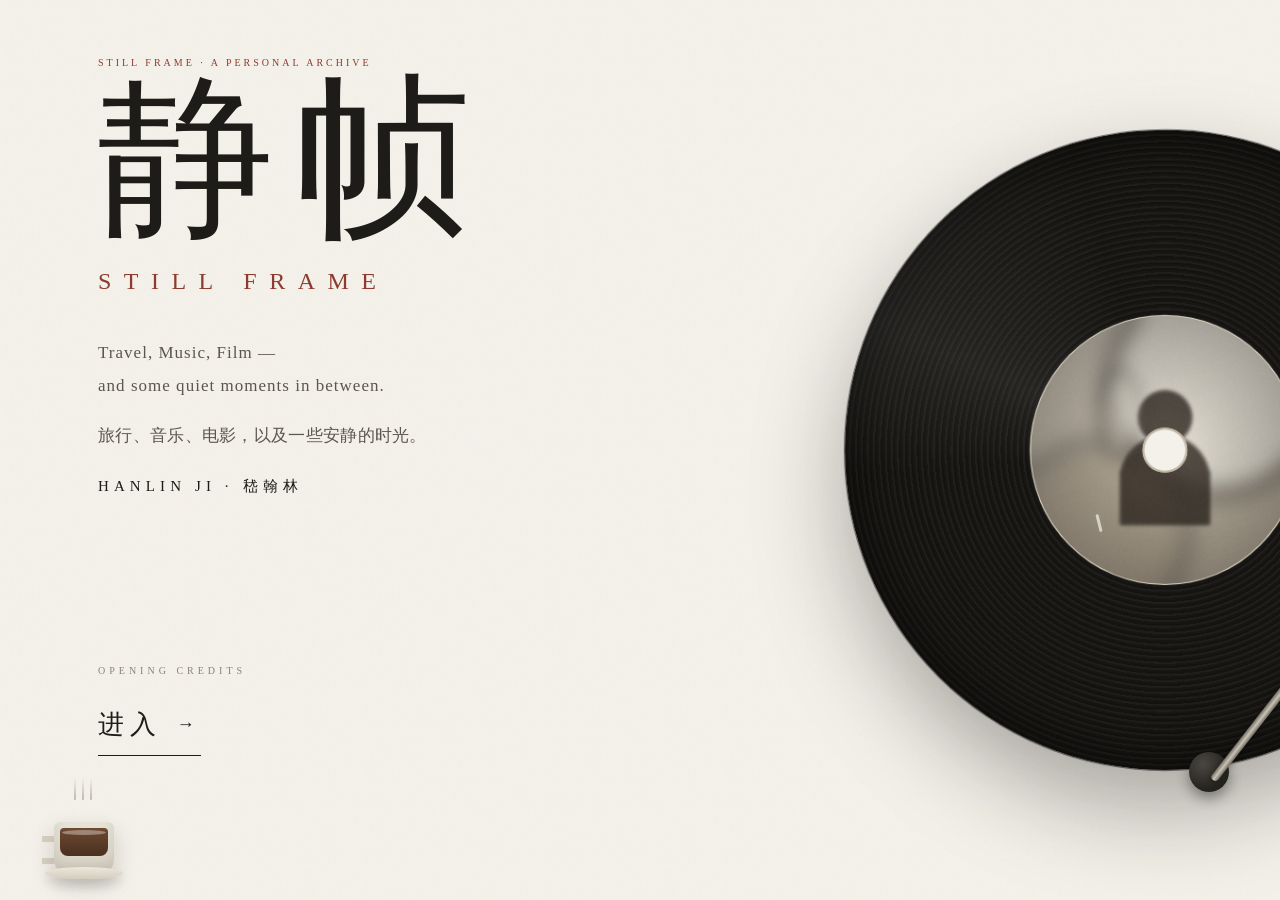
<file: index.html>
<!DOCTYPE html>
<html lang="zh-CN">
<head>
  <meta charset="UTF-8">
  <meta name="viewport" content="width=device-width, initial-scale=1.0">
  <meta name="description" content="静帧 · 嵇翰林 HANLIN JI 的个人网站。旅行、音乐、电影，以及一些安静的时光。">
  <meta name="theme-color" content="#f4f1ea">
  <title>静帧 · Still Frame — 嵇翰林</title>
  <link rel="stylesheet" href="style1.css">
</head>
<body>
  <a class="skip-link" href="#main">跳到主要内容</a>

  <main id="main" class="cover">
    <div class="cover__inner">
      <p class="kicker kicker--russet">STILL FRAME · A PERSONAL ARCHIVE</p>
      <h1 class="cover__brand">静帧</h1>
      <p class="cover__brand-en">STILL FRAME</p>
      <p class="cover__sub">Travel, Music, Film —<br>and some quiet moments in between.</p>
      <p class="cover__sub-cn">旅行、音乐、电影，以及一些安静的时光。</p>
      <p class="cover__name">HANLIN JI · 嵇翰林</p>

      <div class="cover__entry">
        <span class="opening-credits">Opening Credits</span>
        <a class="enter-btn" href="journal1.html">
          进入
          <span class="arrow" aria-hidden="true">→</span>
        </a>
      </div>
    </div>

    <!-- 唱片场景（纯装饰） -->
    <div class="vinyl-scene" aria-hidden="true">
      <div class="vinyl">
        <div class="vinyl__disc">
          <div class="vinyl__label">
            <img src="assets/portrait1.jpg" alt="占位照片：此处可替换为嵇翰林本人照片">
          </div>
          <div class="vinyl__hole"></div>
        </div>
      </div>
      <div class="tonearm">
        <div class="tonearm__pivot"></div>
        <div class="tonearm__arm"></div>
        <div class="tonearm__head"></div>
        <div class="tonearm__needle"></div>
      </div>
    </div>

    <!-- 咖啡杯（唱片另一侧，不旋转） -->
    <div class="coffee" aria-hidden="true">
      <span class="coffee__steam"></span>
      <span class="coffee__steam"></span>
      <span class="coffee__steam"></span>
      <div class="coffee__handle"></div>
      <div class="coffee__cup"></div>
      <div class="coffee__saucer"></div>
    </div>
  </main>

  <script src="app1.js"></script>
</body>
</html>
</file>
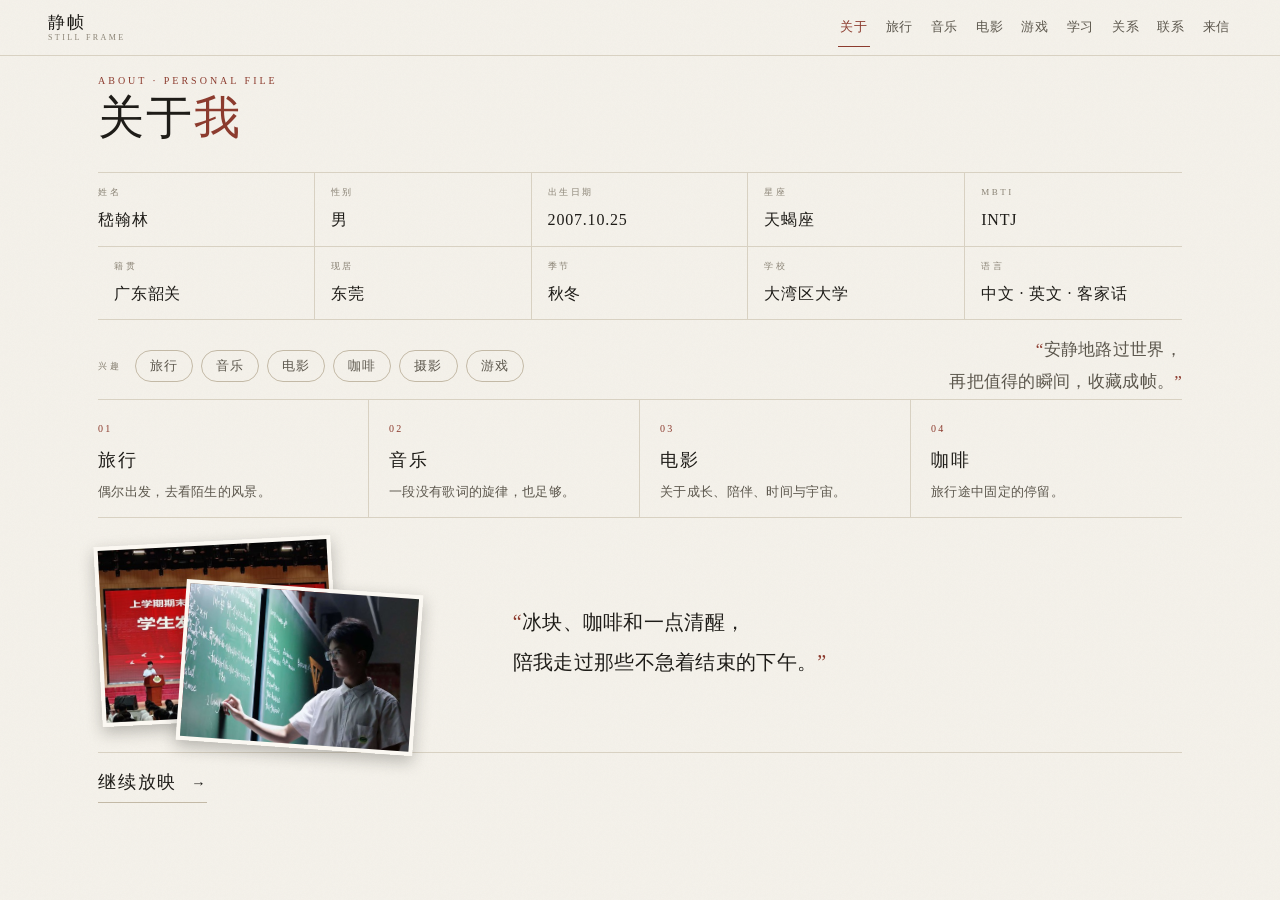
<file: about1.html>
<!DOCTYPE html>
<html lang="zh-CN">
<head>
  <meta charset="UTF-8">
  <meta name="viewport" content="width=device-width, initial-scale=1.0">
  <meta name="description" content="关于嵇翰林 — 个人档案">
  <meta name="theme-color" content="#f4f1ea">
  <title>关于我 · 静帧 — 嵇翰林</title>
  <link rel="stylesheet" href="style1.css">
</head>
<body>
  <a class="skip-link" href="#main">跳到主要内容</a>

  <header class="site-head">
    <a class="brand" href="journal1.html">静帧<small>STILL FRAME</small></a>
    <button class="menu-btn" id="menuBtn" aria-expanded="false" aria-controls="siteNav" aria-label="打开菜单">MENU</button>
    <nav class="site-nav" id="siteNav" aria-label="主导航">
      <a href="about1.html" data-page="about1.html">关于</a>
      <a href="journeys1.html" data-page="journeys1.html">旅行</a>
      <a href="music1.html" data-page="music1.html">音乐</a>
      <a href="films1.html" data-page="films1.html">电影</a>
      <a href="games1.html" data-page="games1.html">游戏</a>
      <a href="learning1.html" data-page="learning1.html">学习</a>
      <a href="relationships1.html" data-page="relationships1.html">关系</a>
      <a href="contact1.html" data-page="contact1.html">联系</a>
      <a href="letters1.html" data-page="letters1.html">来信</a>
    </nav>
  </header>

  <main id="main" class="page shell">
    <section class="page-intro">
      <p class="kicker kicker--russet">About · Personal File</p>
      <h1 class="page-title">关于<span class="em">我</span></h1>
    </section>

    <section class="identity" aria-label="个人档案">
      <div class="identity__item">
        <span class="identity__label">姓名</span>
        <span class="identity__value">嵇翰林</span>
      </div>
      <div class="identity__item">
        <span class="identity__label">性别</span>
        <span class="identity__value">男</span>
      </div>
      <div class="identity__item">
        <span class="identity__label">出生日期</span>
        <span class="identity__value">2007.10.25</span>
      </div>
      <div class="identity__item">
        <span class="identity__label">星座</span>
        <span class="identity__value">天蝎座</span>
      </div>
      <div class="identity__item">
        <span class="identity__label">MBTI</span>
        <span class="identity__value">INTJ</span>
      </div>
      <div class="identity__item">
        <span class="identity__label">籍贯</span>
        <span class="identity__value">广东韶关</span>
      </div>
      <div class="identity__item">
        <span class="identity__label">现居</span>
        <span class="identity__value">东莞</span>
      </div>
      <div class="identity__item">
        <span class="identity__label">季节</span>
        <span class="identity__value">秋冬</span>
      </div>
      <div class="identity__item">
        <span class="identity__label">学校</span>
        <span class="identity__value">大湾区大学</span>
      </div>
      <div class="identity__item">
        <span class="identity__label">语言</span>
        <span class="identity__value">中文 · 英文 · 客家话</span>
      </div>
    </section>

    <section class="about-extras">
      <div class="about-tags" aria-label="兴趣">
        <span class="about-tags__label">兴趣</span>
        <span class="about-tag">旅行</span>
        <span class="about-tag">音乐</span>
        <span class="about-tag">电影</span>
        <span class="about-tag">咖啡</span>
        <span class="about-tag">摄影</span>
        <span class="about-tag">游戏</span>
      </div>
      <blockquote class="about-motto">
        <span class="q">“</span>安静地路过世界，<br>
        再把值得的瞬间，收藏成帧。<span class="q">”</span>
      </blockquote>
    </section>

    <section class="themes" aria-label="四个主题">
      <div class="theme-block">
        <span class="no">01</span>
        <h3>旅行</h3>
        <p>偶尔出发，去看陌生的风景。</p>
      </div>
      <div class="theme-block">
        <span class="no">02</span>
        <h3>音乐</h3>
        <p>一段没有歌词的旋律，也足够。</p>
      </div>
      <div class="theme-block">
        <span class="no">03</span>
        <h3>电影</h3>
        <p>关于成长、陪伴、时间与宇宙。</p>
      </div>
      <div class="theme-block">
        <span class="no">04</span>
        <h3>咖啡</h3>
        <p>旅行途中固定的停留。</p>
      </div>
    </section>

    <section class="coffee-note">
      <div class="photo-stack" aria-label="我的照片">
        <img class="photo-stack__a" src="assets/me-1.jpg" alt="嵇翰林的照片">
        <img class="photo-stack__b" src="assets/me-2.jpg" alt="嵇翰林的照片">
      </div>
      <blockquote>
        <span class="q">“</span>冰块、咖啡和一点清醒，<br>
        陪我走过那些不急着结束的下午。<span class="q">”</span>
      </blockquote>
    </section>

    <div class="next-film-wrap">
      <a class="next-film" href="journeys1.html">
        继续放映 <span class="arrow" aria-hidden="true">→</span>
      </a>
    </div>
  </main>

  <script src="app1.js"></script>
</body>
</html>
</file>
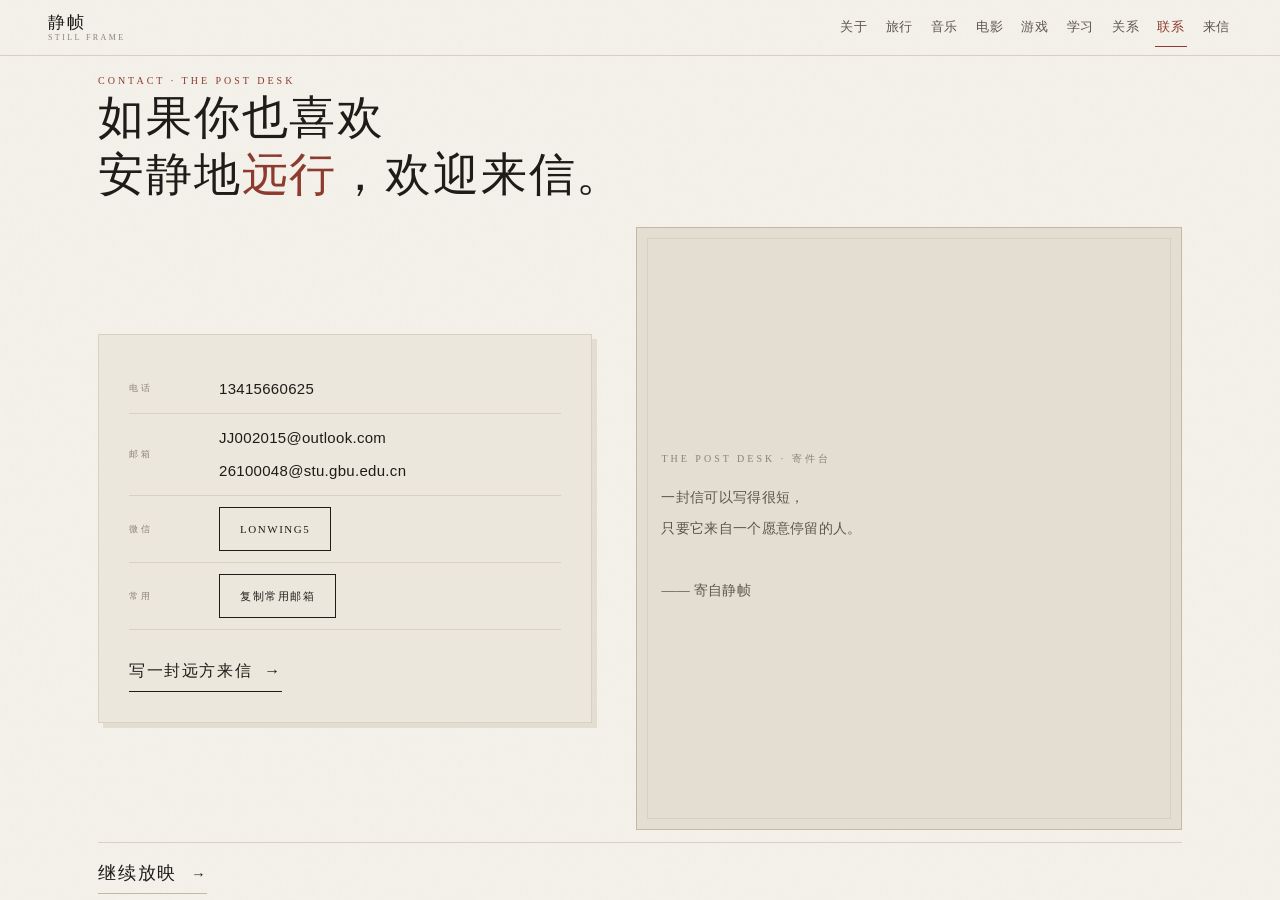
<file: contact1.html>
<!DOCTYPE html>
<html lang="zh-CN">
<head>
  <meta charset="UTF-8">
  <meta name="viewport" content="width=device-width, initial-scale=1.0">
  <meta name="description" content="联系嵇翰林 — 如果你也喜欢安静地远行，欢迎来信">
  <meta name="theme-color" content="#f4f1ea">
  <title>联系方式 · 静帧 — 嵇翰林</title>
  <link rel="stylesheet" href="style1.css">
</head>
<body>
  <a class="skip-link" href="#main">跳到主要内容</a>

  <header class="site-head">
    <a class="brand" href="journal1.html">静帧<small>STILL FRAME</small></a>
    <button class="menu-btn" id="menuBtn" aria-expanded="false" aria-controls="siteNav" aria-label="打开菜单">MENU</button>
    <nav class="site-nav" id="siteNav" aria-label="主导航">
      <a href="about1.html" data-page="about1.html">关于</a>
      <a href="journeys1.html" data-page="journeys1.html">旅行</a>
      <a href="music1.html" data-page="music1.html">音乐</a>
      <a href="films1.html" data-page="films1.html">电影</a>
      <a href="games1.html" data-page="games1.html">游戏</a>
      <a href="learning1.html" data-page="learning1.html">学习</a>
      <a href="relationships1.html" data-page="relationships1.html">关系</a>
      <a href="contact1.html" data-page="contact1.html">联系</a>
      <a href="letters1.html" data-page="letters1.html">来信</a>
    </nav>
  </header>

  <main id="main" class="page shell">
    <section class="page-intro">
      <p class="kicker kicker--russet">Contact · The Post Desk</p>
      <h1 class="page-title">如果你也喜欢<br>安静地<span class="em">远行</span>，欢迎来信。</h1>
    </section>

    <section class="contact-grid">
      <div class="contact-card">
        <div class="contact-row">
          <span class="label">电话</span>
          <a href="tel:13415660625">13415660625</a>
        </div>
        <div class="contact-row">
          <span class="label">邮箱</span>
          <span class="mail-list">
            <a href="mailto:JJ002015@outlook.com">JJ002015@outlook.com</a>
            <a href="mailto:26100048@stu.gbu.edu.cn">26100048@stu.gbu.edu.cn</a>
          </span>
        </div>
        <div class="contact-row">
          <span class="label">微信</span>
          <button class="copy-btn" id="copyWechatBtn" data-copied="false">Lonwing5</button>
        </div>
        <div class="contact-row">
          <span class="label">常用</span>
          <button class="copy-btn" id="copyEmailBtn" data-copied="false">复制常用邮箱</button>
        </div>

        <a class="letter-entry" href="letters1.html">
          写一封远方来信 <span aria-hidden="true">→</span>
        </a>
      </div>

      <div class="contact-desk" aria-hidden="true">
        <p class="kicker">The Post Desk · 寄件台</p>
        <div class="stationery">
          一封信可以写得很短，<br>
          只要它来自一个愿意停留的人。<br><br>
          —— 寄自静帧
        </div>
      </div>
    </section>

    <div class="next-film-wrap">
      <a class="next-film" href="letters1.html">
        继续放映 <span class="arrow" aria-hidden="true">→</span>
      </a>
    </div>
  </main>

  <script src="app1.js"></script>
</body>
</html>
</file>
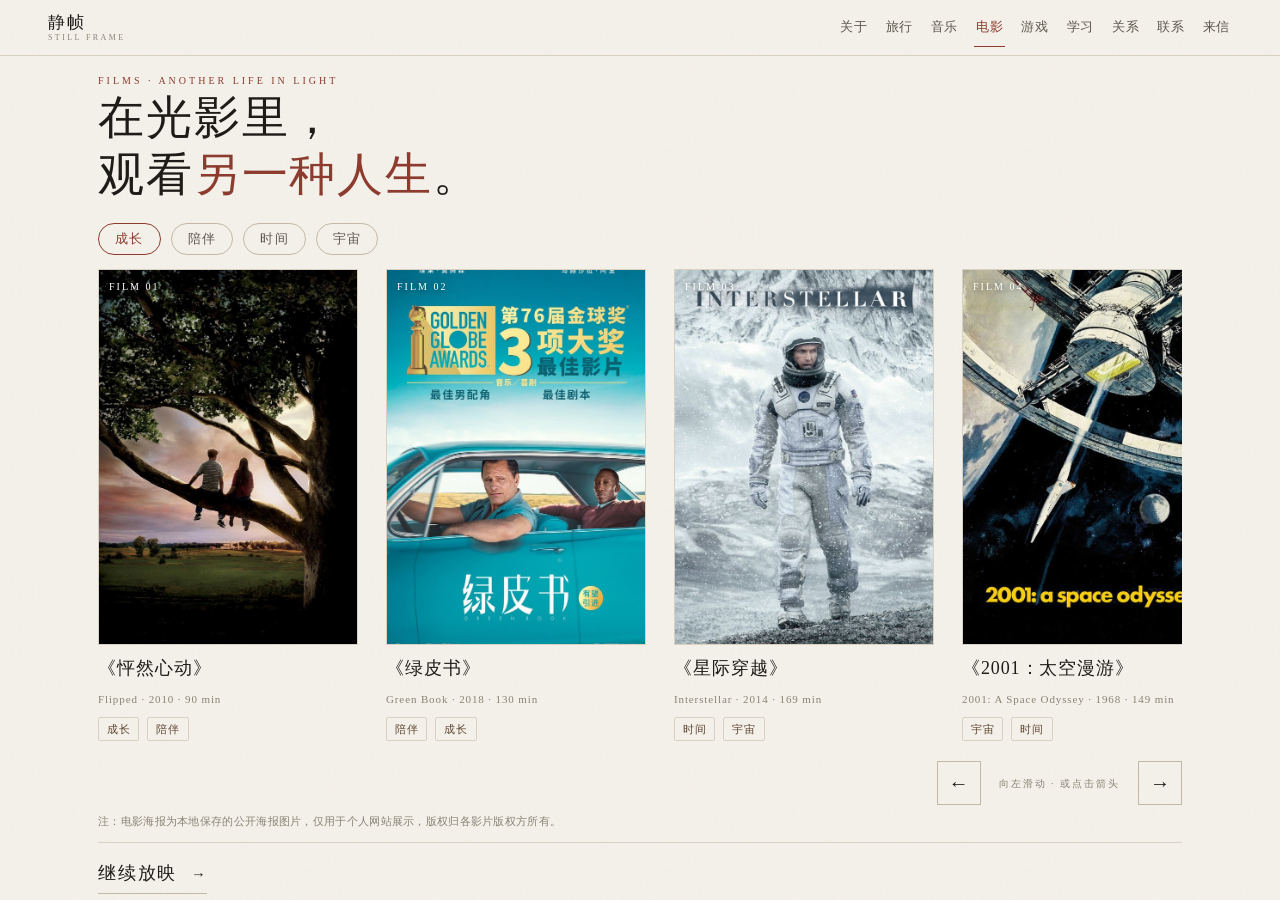
<file: films1.html>
<!DOCTYPE html>
<html lang="zh-CN">
<head>
  <meta charset="UTF-8">
  <meta name="viewport" content="width=device-width, initial-scale=1.0">
  <meta name="description" content="嵇翰林喜欢的电影 — 在光影里，观看另一种人生">
  <meta name="theme-color" content="#f4f1ea">
  <title>电影 · 静帧 — 嵇翰林</title>
  <link rel="stylesheet" href="style1.css">
</head>
<body>
  <a class="skip-link" href="#main">跳到主要内容</a>

  <header class="site-head">
    <a class="brand" href="journal1.html">静帧<small>STILL FRAME</small></a>
    <button class="menu-btn" id="menuBtn" aria-expanded="false" aria-controls="siteNav" aria-label="打开菜单">MENU</button>
    <nav class="site-nav" id="siteNav" aria-label="主导航">
      <a href="about1.html" data-page="about1.html">关于</a>
      <a href="journeys1.html" data-page="journeys1.html">旅行</a>
      <a href="music1.html" data-page="music1.html">音乐</a>
      <a href="films1.html" data-page="films1.html">电影</a>
      <a href="games1.html" data-page="games1.html">游戏</a>
      <a href="learning1.html" data-page="learning1.html">学习</a>
      <a href="relationships1.html" data-page="relationships1.html">关系</a>
      <a href="contact1.html" data-page="contact1.html">联系</a>
      <a href="letters1.html" data-page="letters1.html">来信</a>
    </nav>
  </header>

  <main id="main" class="page shell">
    <section class="page-intro">
      <p class="kicker kicker--russet">Films · Another Life in Light</p>
      <h1 class="page-title">在光影里，<br>观看<span class="em">另一种人生</span>。</h1>
    </section>

    <div class="film-themes" aria-label="喜欢的电影主题">
      <span class="tag tag--accent">成长</span>
      <span class="tag">陪伴</span>
      <span class="tag">时间</span>
      <span class="tag">宇宙</span>
    </div>

    <section class="film-reel" aria-label="喜欢的电影（可左右滑动）">
      <div class="film-track" id="filmTrack">
        <article class="film-card">
          <div class="film-card__cover">
            <img src="assets/film-flipped1.jpg" alt="怦然心动 电影海报">
            <span class="film-card__index">FILM 01</span>
          </div>
          <div class="film-card__body">
            <h3>《怦然心动》</h3>
            <span class="sub">Flipped · 2010 · 90 min</span>
            <div class="film-card__meta"><span class="tag">成长</span><span class="tag">陪伴</span></div>
          </div>
        </article>

        <article class="film-card">
          <div class="film-card__cover">
            <img src="assets/film-greenbook1.jpg" alt="绿皮书 电影海报">
            <span class="film-card__index">FILM 02</span>
          </div>
          <div class="film-card__body">
            <h3>《绿皮书》</h3>
            <span class="sub">Green Book · 2018 · 130 min</span>
            <div class="film-card__meta"><span class="tag">陪伴</span><span class="tag">成长</span></div>
          </div>
        </article>

        <article class="film-card">
          <div class="film-card__cover">
            <img src="assets/film-interstellar1.jpg" alt="星际穿越 电影海报">
            <span class="film-card__index">FILM 03</span>
          </div>
          <div class="film-card__body">
            <h3>《星际穿越》</h3>
            <span class="sub">Interstellar · 2014 · 169 min</span>
            <div class="film-card__meta"><span class="tag">时间</span><span class="tag">宇宙</span></div>
          </div>
        </article>

        <article class="film-card">
          <div class="film-card__cover">
            <img src="assets/film-20011.jpg" alt="2001太空漫游 电影海报">
            <span class="film-card__index">FILM 04</span>
          </div>
          <div class="film-card__body">
            <h3>《2001：太空漫游》</h3>
            <span class="sub">2001: A Space Odyssey · 1968 · 149 min</span>
            <div class="film-card__meta"><span class="tag">宇宙</span><span class="tag">时间</span></div>
          </div>
        </article>

        <article class="film-card">
          <div class="film-card__cover">
            <img src="assets/film-spiderman1.jpg" alt="蜘蛛侠：崭新之日 电影海报">
            <span class="film-card__index">FILM 05</span>
          </div>
          <div class="film-card__body">
            <h3>《蜘蛛侠：崭新之日》</h3>
            <span class="sub">Spider-Man: Brand New Day · 2026 · 待定</span>
            <div class="film-card__meta"><span class="tag">成长</span><span class="tag">陪伴</span></div>
          </div>
        </article>

        <article class="film-card">
          <div class="film-card__cover">
            <img src="assets/film-shawshank1.jpg" alt="肖申克的救赎 电影海报">
            <span class="film-card__index">FILM 06</span>
          </div>
          <div class="film-card__body">
            <h3>《肖申克的救赎》</h3>
            <span class="sub">The Shawshank Redemption · 1994 · 142 min</span>
            <div class="film-card__meta"><span class="tag">成长</span><span class="tag">陪伴</span></div>
          </div>
        </article>

        <article class="film-card">
          <div class="film-card__cover">
            <img src="assets/film-dune31.jpg" alt="沙丘3 电影海报">
            <span class="film-card__index">FILM 07</span>
          </div>
          <div class="film-card__body">
            <h3>《沙丘3》</h3>
            <span class="sub">Dune: Part Three · 2026 · 待定</span>
            <div class="film-card__meta"><span class="tag">宇宙</span><span class="tag">时间</span></div>
          </div>
        </article>

        <article class="film-card">
          <div class="film-card__cover">
            <img src="assets/film-inception1.jpg" alt="盗梦空间 电影海报">
            <span class="film-card__index">FILM 08</span>
          </div>
          <div class="film-card__body">
            <h3>《盗梦空间》</h3>
            <span class="sub">Inception · 2010 · 148 min</span>
            <div class="film-card__meta"><span class="tag">时间</span><span class="tag">成长</span></div>
          </div>
        </article>
      </div>

      <div class="film-reel__controls">
        <button class="reel-btn" id="reelPrev" aria-label="上一部">←</button>
        <span class="reel-hint">向左滑动 · 或点击箭头</span>
        <button class="reel-btn" id="reelNext" aria-label="下一部">→</button>
      </div>
    </section>

    <p class="film-copyright">注：电影海报为本地保存的公开海报图片，仅用于个人网站展示，版权归各影片版权方所有。</p>

    <div class="next-film-wrap">
      <a class="next-film" href="games1.html">
        继续放映 <span class="arrow" aria-hidden="true">→</span>
      </a>
    </div>
  </main>

  <script src="app1.js"></script>
</body>
</html>
</file>
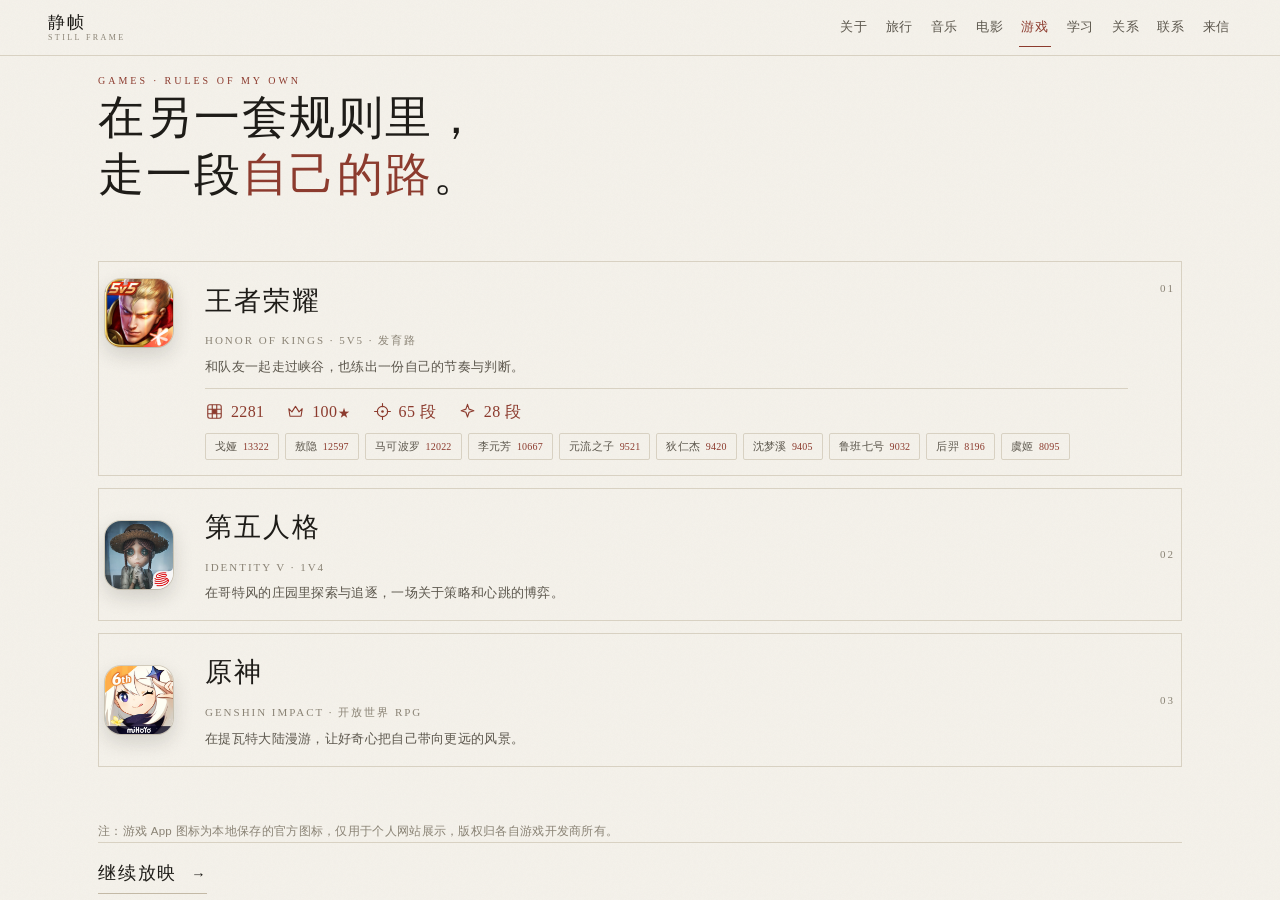
<file: games1.html>
<!DOCTYPE html>
<html lang="zh-CN">
<head>
  <meta charset="UTF-8">
  <meta name="viewport" content="width=device-width, initial-scale=1.0">
  <meta name="description" content="嵇翰林玩的游戏 — 王者荣耀、第五人格、原神">
  <meta name="theme-color" content="#f4f1ea">
  <title>游戏 · 静帧 — 嵇翰林</title>
  <link rel="stylesheet" href="style1.css">
</head>
<body>
  <a class="skip-link" href="#main">跳到主要内容</a>

  <header class="site-head">
    <a class="brand" href="journal1.html">静帧<small>STILL FRAME</small></a>
    <button class="menu-btn" id="menuBtn" aria-expanded="false" aria-controls="siteNav" aria-label="打开菜单">MENU</button>
    <nav class="site-nav" id="siteNav" aria-label="主导航">
      <a href="about1.html" data-page="about1.html">关于</a>
      <a href="journeys1.html" data-page="journeys1.html">旅行</a>
      <a href="music1.html" data-page="music1.html">音乐</a>
      <a href="films1.html" data-page="films1.html">电影</a>
      <a href="games1.html" data-page="games1.html">游戏</a>
      <a href="learning1.html" data-page="learning1.html">学习</a>
      <a href="relationships1.html" data-page="relationships1.html">关系</a>
      <a href="contact1.html" data-page="contact1.html">联系</a>
      <a href="letters1.html" data-page="letters1.html">来信</a>
    </nav>
  </header>

  <main id="main" class="page shell">
    <section class="page-intro">
      <p class="kicker kicker--russet">Games · Rules of My Own</p>
      <h1 class="page-title">在另一套规则里，<br>走一段<span class="em">自己的路</span>。</h1>
    </section>

    <section class="game-list" aria-label="玩的游戏">
      <div class="game-row game-row--featured">
        <span class="game-row__icon"><img src="assets/wangzhe1.png" alt="王者荣耀 App 图标"></span>
        <div class="game-row__body">
          <h3>王者荣耀</h3>
          <span class="en">Honor of Kings · 5v5 · 发育路</span>
          <p class="desc">和队友一起走过峡谷，也练出一份自己的节奏与判断。</p>

          <div class="game-stats" aria-label="王者荣耀战绩">
            <span class="game-stat" title="巅峰赛最高 2281 分">
              <svg class="stat-ico" viewBox="0 0 24 24" aria-hidden="true">
                <rect x="3.5" y="3.5" width="17" height="17" rx="2.5" fill="none" stroke="currentColor" stroke-width="1.4"/>
                <path d="M9.17 3.5 V20.5 M14.83 3.5 V20.5 M3.5 9.17 H20.5 M3.5 14.83 H20.5" stroke="currentColor" stroke-width="1.4"/>
                <rect x="9.17" y="9.17" width="5.66" height="5.66" fill="currentColor"/>
              </svg>
              <b>2281</b>
            </span>
            <span class="game-stat" title="最高段位 百星王者">
              <svg class="stat-ico" viewBox="0 0 24 24" aria-hidden="true">
                <path d="M3.5 8.5 L7.5 12.5 L12 5.5 L16.5 12.5 L20.5 8.5 L19 18 H5 Z" fill="none" stroke="currentColor" stroke-width="1.4" stroke-linejoin="round"/>
              </svg>
              <b>100<span class="star">★</span></b>
            </span>
            <span class="game-stat" title="发育路 65 段">
              <svg class="stat-ico" viewBox="0 0 24 24" aria-hidden="true">
                <circle cx="12" cy="12" r="6.5" fill="none" stroke="currentColor" stroke-width="1.4"/>
                <path d="M12 2 V6 M12 18 V22 M2 12 H6 M18 12 H22" stroke="currentColor" stroke-width="1.4" stroke-linecap="round"/>
                <circle cx="12" cy="12" r="1.6" fill="currentColor"/>
              </svg>
              <b>65 段</b>
            </span>
            <span class="game-stat" title="中路 28 段">
              <svg class="stat-ico" viewBox="0 0 24 24" aria-hidden="true">
                <path d="M12 3 L14 9 L20 11 L14 13 L12 19 L10 13 L4 11 L10 9 Z" fill="none" stroke="currentColor" stroke-width="1.4" stroke-linejoin="round"/>
              </svg>
              <b>28 段</b>
            </span>
          </div>

          <div class="game-heroes" aria-label="主力英雄战力">
            <span class="game-hero">戈娅<b>13322</b></span>
            <span class="game-hero">敖隐<b>12597</b></span>
            <span class="game-hero">马可波罗<b>12022</b></span>
            <span class="game-hero">李元芳<b>10667</b></span>
            <span class="game-hero">元流之子<b>9521</b></span>
            <span class="game-hero">狄仁杰<b>9420</b></span>
            <span class="game-hero">沈梦溪<b>9405</b></span>
            <span class="game-hero">鲁班七号<b>9032</b></span>
            <span class="game-hero">后羿<b>8196</b></span>
            <span class="game-hero">虞姬<b>8095</b></span>
          </div>
        </div>
        <span class="no">01</span>
      </div>

      <div class="game-row">
        <span class="game-row__icon"><img src="assets/identity-v1.png" alt="第五人格 App 图标"></span>
        <div>
          <h3>第五人格</h3>
          <span class="en">Identity V · 1v4</span>
          <p class="desc">在哥特风的庄园里探索与追逐，一场关于策略和心跳的博弈。</p>
        </div>
        <span class="no">02</span>
      </div>

      <div class="game-row">
        <span class="game-row__icon"><img src="assets/genshin.png" alt="原神 App 图标"></span>
        <div>
          <h3>原神</h3>
          <span class="en">Genshin Impact · 开放世界 RPG</span>
          <p class="desc">在提瓦特大陆漫游，让好奇心把自己带向更远的风景。</p>
        </div>
        <span class="no">03</span>
      </div>
    </section>

    <p class="game-note">注：游戏 App 图标为本地保存的官方图标，仅用于个人网站展示，版权归各自游戏开发商所有。</p>

    <div class="next-film-wrap">
      <a class="next-film" href="learning1.html">
        继续放映 <span class="arrow" aria-hidden="true">→</span>
      </a>
    </div>
  </main>

  <script src="app1.js"></script>
</body>
</html>
</file>
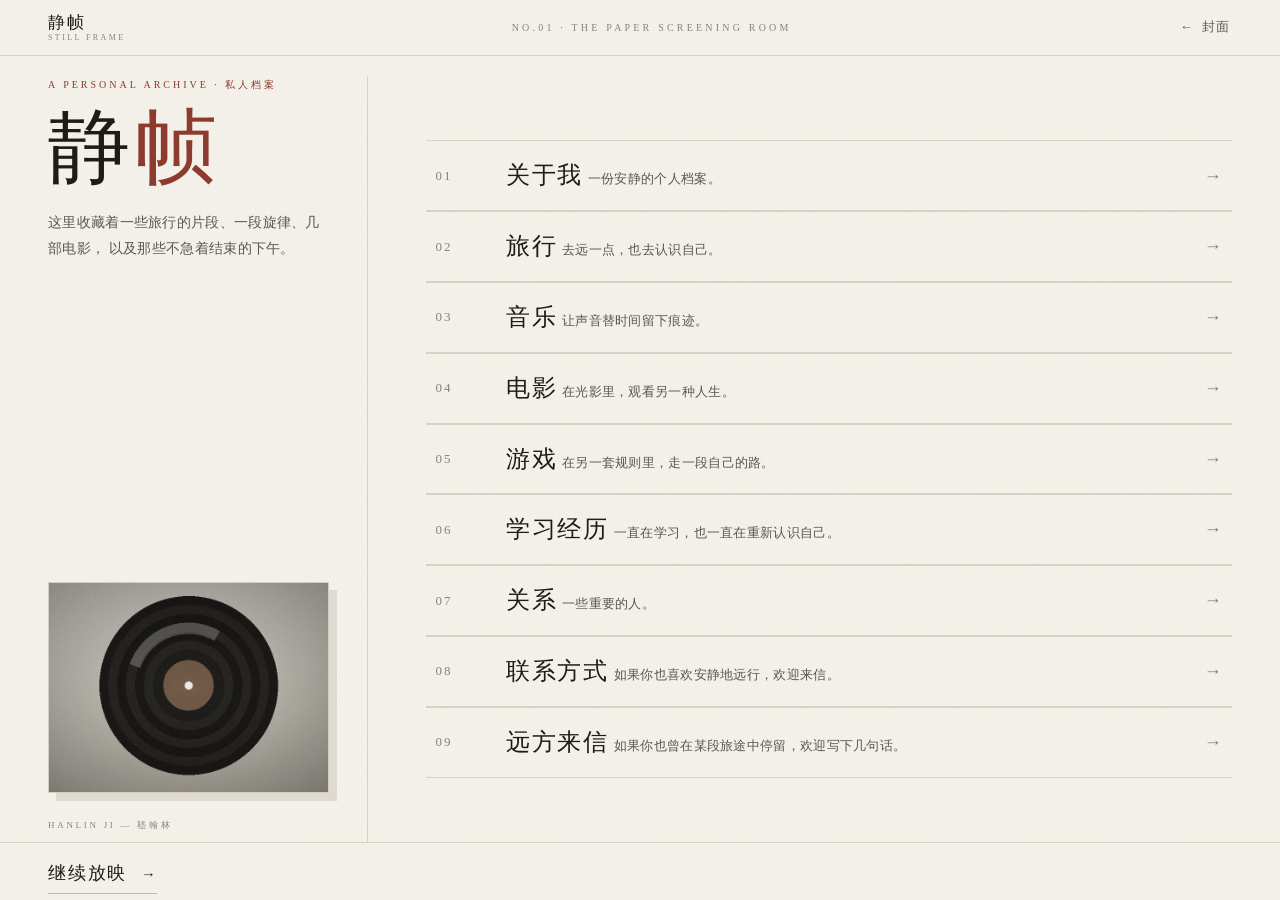
<file: journal1.html>
<!DOCTYPE html>
<html lang="zh-CN">
<head>
  <meta charset="UTF-8">
  <meta name="viewport" content="width=device-width, initial-scale=1.0">
  <meta name="description" content="静帧 · 主题档案墙">
  <meta name="theme-color" content="#f4f1ea">
  <title>静帧 · 档案墙 — 嵇翰林</title>
  <link rel="stylesheet" href="style1.css">
</head>
<body>
  <a class="skip-link" href="#main">跳到主要内容</a>

  <header class="journal-head">
    <a class="brand" href="journal1.html">静帧<small>STILL FRAME</small></a>
    <span class="journal-edition">No.01 · The Paper Screening Room</span>
    <a class="back-cover" href="index1.html"><span aria-hidden="true">←</span> 封面</a>
  </header>

  <main id="main" class="page">
    <section class="archive">
      <div class="archive__intro">
        <p class="kicker kicker--russet">A Personal Archive · 私人档案</p>
        <h1 class="archive__title">静<span class="t2">帧</span></h1>
        <p class="archive__note">
          这里收藏着一些旅行的片段、一段旋律、几部电影，
          以及那些不急着结束的下午。
        </p>
        <figure class="archive__still">
          <img src="assets/still-record1.jpg" alt="黑胶唱片特写静帧">
        </figure>
        <p class="archive__meta">HANLIN JI — 嵇翰林</p>
      </div>

      <ul class="archive__wall">
        <li>
          <a class="archive__item" href="about1.html">
            <span class="archive__num">01</span>
            <span class="archive__text">
              <span class="t">关于我</span>
              <span class="d">一份安静的个人档案。</span>
            </span>
            <span class="archive__arrow" aria-hidden="true">→</span>
          </a>
        </li>
        <li>
          <a class="archive__item" href="journeys1.html">
            <span class="archive__num">02</span>
            <span class="archive__text">
              <span class="t">旅行</span>
              <span class="d">去远一点，也去认识自己。</span>
            </span>
            <span class="archive__arrow" aria-hidden="true">→</span>
          </a>
        </li>
        <li>
          <a class="archive__item" href="music1.html">
            <span class="archive__num">03</span>
            <span class="archive__text">
              <span class="t">音乐</span>
              <span class="d">让声音替时间留下痕迹。</span>
            </span>
            <span class="archive__arrow" aria-hidden="true">→</span>
          </a>
        </li>
        <li>
          <a class="archive__item" href="films1.html">
            <span class="archive__num">04</span>
            <span class="archive__text">
              <span class="t">电影</span>
              <span class="d">在光影里，观看另一种人生。</span>
            </span>
            <span class="archive__arrow" aria-hidden="true">→</span>
          </a>
        </li>
        <li>
          <a class="archive__item" href="games1.html">
            <span class="archive__num">05</span>
            <span class="archive__text">
              <span class="t">游戏</span>
              <span class="d">在另一套规则里，走一段自己的路。</span>
            </span>
            <span class="archive__arrow" aria-hidden="true">→</span>
          </a>
        </li>
        <li>
          <a class="archive__item" href="learning1.html">
            <span class="archive__num">06</span>
            <span class="archive__text">
              <span class="t">学习经历</span>
              <span class="d">一直在学习，也一直在重新认识自己。</span>
            </span>
            <span class="archive__arrow" aria-hidden="true">→</span>
          </a>
        </li>
        <li>
          <a class="archive__item" href="relationships1.html">
            <span class="archive__num">07</span>
            <span class="archive__text">
              <span class="t">关系</span>
              <span class="d">一些重要的人。</span>
            </span>
            <span class="archive__arrow" aria-hidden="true">→</span>
          </a>
        </li>
        <li>
          <a class="archive__item" href="contact1.html">
            <span class="archive__num">08</span>
            <span class="archive__text">
              <span class="t">联系方式</span>
              <span class="d">如果你也喜欢安静地远行，欢迎来信。</span>
            </span>
            <span class="archive__arrow" aria-hidden="true">→</span>
          </a>
        </li>
        <li>
          <a class="archive__item" href="letters1.html">
            <span class="archive__num">09</span>
            <span class="archive__text">
              <span class="t">远方来信</span>
              <span class="d">如果你也曾在某段旅途中停留，欢迎写下几句话。</span>
            </span>
            <span class="archive__arrow" aria-hidden="true">→</span>
          </a>
        </li>
      </ul>
    </section>

    <div class="next-film-wrap">
      <a class="next-film" href="about1.html">
        继续放映 <span class="arrow" aria-hidden="true">→</span>
      </a>
    </div>
  </main>

  <script src="app1.js"></script>
</body>
</html>
</file>
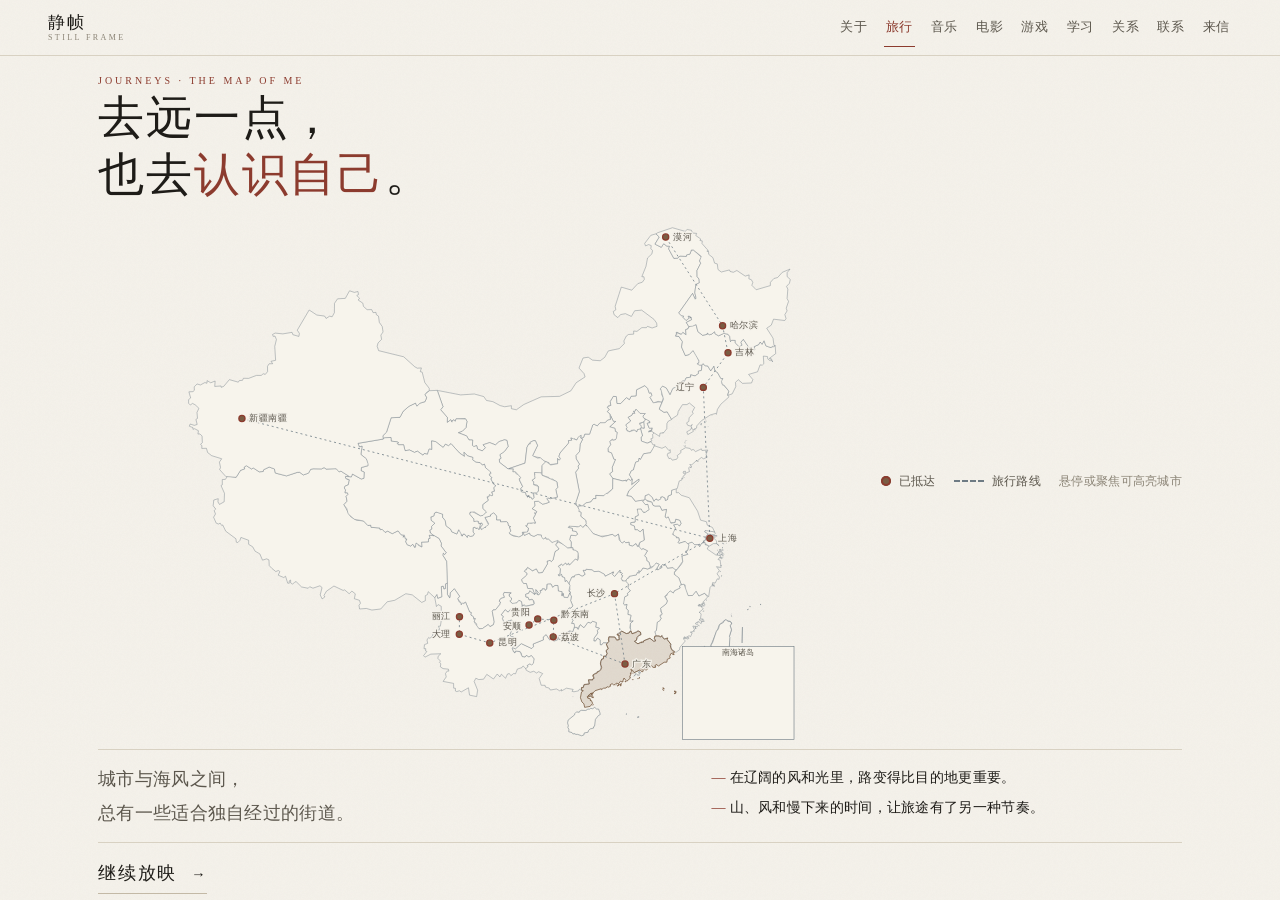
<file: journeys1.html>
<!DOCTYPE html>
<html lang="zh-CN">
<head>
  <meta charset="UTF-8">
  <meta name="viewport" content="width=device-width, initial-scale=1.0">
  <meta name="description" content="嵇翰林的旅行足迹 — 完整中国地图">
  <meta name="theme-color" content="#f4f1ea">
  <title>旅行 · 静帧 — 嵇翰林</title>
  <link rel="stylesheet" href="style1.css">
</head>
<body>
  <a class="skip-link" href="#main">跳到主要内容</a>

  <header class="site-head">
    <a class="brand" href="journal1.html">静帧<small>STILL FRAME</small></a>
    <button class="menu-btn" id="menuBtn" aria-expanded="false" aria-controls="siteNav" aria-label="打开菜单">MENU</button>
    <nav class="site-nav" id="siteNav" aria-label="主导航">
      <a href="about1.html" data-page="about1.html">关于</a>
      <a href="journeys1.html" data-page="journeys1.html">旅行</a>
      <a href="music1.html" data-page="music1.html">音乐</a>
      <a href="films1.html" data-page="films1.html">电影</a>
      <a href="games1.html" data-page="games1.html">游戏</a>
      <a href="learning1.html" data-page="learning1.html">学习</a>
      <a href="relationships1.html" data-page="relationships1.html">关系</a>
      <a href="contact1.html" data-page="contact1.html">联系</a>
      <a href="letters1.html" data-page="letters1.html">来信</a>
    </nav>
  </header>

  <main id="main" class="page shell page-map">
    <section class="page-intro">
      <p class="kicker kicker--russet">Journeys · The Map of Me</p>
      <h1 class="page-title">去远一点，<br>也去<span class="em">认识自己</span>。</h1>
    </section>

    <section class="map-stage" aria-label="中国旅行地图">
      <svg viewBox="0 0 1000 849" role="img" aria-label="我走过的中国城市与路线" class="china-map-svg">
<path d="M 750.2 316.1 L 752.3 313.6 L 743.4 314.0 L 737.2 306.8 L 734.8 310.8 L 732.4 310.4 L 734.8 313.8 L 731.3 313.7 L 730.2 316.8 L 723.8 320.4 L 728.1 326.2 L 720.1 332.5 L 722.3 342.2 L 727.4 343.6 L 728.9 341.4 L 733.8 341.0 L 738.2 343.9 L 739.3 340.2 L 743.8 339.6 L 746.0 335.1 L 742.4 329.7 L 749.4 328.0 L 752.0 324.9 L 748.1 318.2 L 750.2 316.1 L 750.2 316.1 Z" class="province"/>
<path d="M 760.9 341.8 L 763.2 337.5 L 758.1 337.6 L 754.9 330.1 L 759.5 328.3 L 754.6 323.5 L 752.4 323.4 L 749.2 328.1 L 749.8 338.2 L 745.9 336.8 L 744.1 339.1 L 747.3 350.4 L 744.8 352.4 L 745.5 358.8 L 754.8 362.2 L 762.5 358.2 L 760.6 355.1 L 764.0 354.0 L 763.6 347.9 L 766.5 345.0 L 761.6 342.4 L 757.2 343.8 L 759.7 341.8 L 760.9 341.8 Z" class="province"/>
<path d="M 761.6 342.4 L 761.3 342.3 L 761.6 342.4 Z" class="province"/>
<path d="M 752.0 314.3 L 748.1 318.2 L 748.8 321.2 L 759.0 326.9 L 759.4 329.0 L 754.9 330.1 L 758.4 338.2 L 763.2 337.5 L 761.8 342.8 L 774.8 351.2 L 775.5 346.0 L 781.4 345.3 L 786.4 338.9 L 786.7 330.3 L 789.1 326.4 L 794.4 323.9 L 787.1 311.4 L 782.0 312.3 L 774.3 307.1 L 779.1 295.0 L 764.3 296.5 L 759.5 288.2 L 762.5 285.2 L 761.1 280.5 L 758.3 281.4 L 755.7 273.8 L 751.0 269.1 L 737.7 275.8 L 736.9 285.7 L 728.9 286.3 L 726.1 291.7 L 721.3 288.5 L 711.9 298.1 L 706.2 298.0 L 705.0 286.8 L 700.0 286.5 L 694.9 294.9 L 696.0 301.1 L 690.4 303.6 L 693.2 307.9 L 690.2 311.2 L 694.5 314.8 L 700.1 326.9 L 703.8 327.1 L 694.2 335.7 L 702.7 338.2 L 703.4 343.1 L 706.3 344.6 L 703.7 356.3 L 696.1 357.3 L 694.1 359.9 L 695.8 364.4 L 691.5 369.4 L 691.8 376.0 L 697.0 377.8 L 700.9 388.1 L 703.5 388.5 L 698.3 401.1 L 699.0 407.9 L 693.9 411.7 L 699.3 419.1 L 715.1 423.1 L 720.8 422.0 L 721.0 424.0 L 724.3 420.0 L 728.0 422.4 L 730.8 420.7 L 726.2 413.2 L 729.2 406.8 L 732.6 405.3 L 736.3 392.7 L 740.7 391.5 L 741.9 386.3 L 743.9 388.6 L 749.2 379.2 L 760.1 377.7 L 765.0 370.5 L 767.4 364.6 L 764.4 365.1 L 761.2 359.7 L 754.8 362.2 L 745.5 358.8 L 744.8 352.4 L 747.3 350.4 L 744.1 339.1 L 739.3 340.2 L 738.2 343.9 L 733.8 341.0 L 726.5 343.6 L 722.3 342.2 L 720.6 338.9 L 722.6 337.2 L 720.1 332.5 L 728.1 326.2 L 723.8 320.4 L 730.2 316.8 L 731.3 313.7 L 734.8 313.8 L 732.4 310.4 L 734.8 310.8 L 736.6 307.0 L 743.4 314.0 L 752.0 314.3 L 752.0 314.3 Z" class="province"/>
<path d="M 749.4 327.7 L 742.2 331.3 L 745.2 333.7 L 745.2 337.3 L 750.2 337.7 L 749.2 328.1 L 749.4 327.7 Z" class="province"/>
<path d="M 761.3 342.3 L 757.6 342.2 L 757.2 343.8 L 760.7 342.9 L 761.3 342.3 Z" class="province"/>
<path d="M 780.4 345.0 L 780.3 346.0 L 780.4 345.0 Z" class="province"/>
<path d="M 642.6 464.2 L 650.6 463.3 L 656.2 458.5 L 663.7 457.2 L 667.7 451.8 L 672.2 451.6 L 671.8 446.5 L 684.7 447.1 L 699.1 436.0 L 699.3 419.1 L 693.9 411.7 L 699.0 407.9 L 698.3 401.1 L 703.5 388.5 L 700.9 388.1 L 697.0 377.8 L 691.8 376.0 L 691.4 370.9 L 695.8 364.4 L 694.2 359.3 L 698.6 355.4 L 699.7 357.2 L 703.7 356.3 L 705.2 353.9 L 706.3 344.6 L 703.4 343.1 L 702.7 338.2 L 694.2 335.7 L 703.8 327.1 L 700.1 326.9 L 696.3 318.9 L 695.5 323.8 L 691.1 324.5 L 687.5 328.7 L 678.7 329.0 L 674.2 334.1 L 669.1 331.5 L 666.8 332.7 L 661.7 347.6 L 654.1 347.3 L 652.1 352.7 L 648.5 353.5 L 650.5 355.8 L 646.5 363.7 L 645.5 375.6 L 639.6 382.0 L 640.1 387.4 L 645.5 396.2 L 643.0 399.2 L 644.1 402.5 L 639.1 408.9 L 645.2 440.4 L 639.5 458.0 L 641.0 464.1 L 642.6 464.2 Z" class="province"/>
<path d="M 415.7 276.8 L 425.0 303.4 L 421.1 308.1 L 432.1 320.7 L 431.8 328.7 L 437.5 324.3 L 439.6 328.2 L 439.5 326.0 L 442.8 324.4 L 444.7 326.9 L 446.1 322.8 L 460.9 322.3 L 463.7 326.8 L 462.2 336.8 L 456.4 342.6 L 449.5 345.2 L 463.1 350.4 L 467.0 357.0 L 472.9 357.1 L 472.5 365.8 L 474.8 367.7 L 479.3 366.1 L 480.9 371.7 L 488.5 374.6 L 493.7 369.4 L 489.7 364.8 L 500.3 361.2 L 509.8 364.9 L 515.6 359.6 L 524.3 356.7 L 528.3 357.7 L 530.1 367.5 L 524.3 375.4 L 516.7 380.8 L 518.7 386.5 L 515.7 389.2 L 516.4 393.3 L 530.0 403.7 L 557.5 394.4 L 560.6 369.0 L 563.5 363.4 L 565.9 363.5 L 565.7 360.8 L 571.2 358.1 L 574.2 358.1 L 577.7 365.9 L 569.7 382.3 L 571.0 383.5 L 582.1 385.7 L 586.1 390.3 L 596.2 393.6 L 597.0 396.7 L 610.1 395.4 L 610.1 387.0 L 612.6 389.8 L 614.8 387.4 L 612.3 383.3 L 614.1 378.0 L 628.1 361.8 L 627.6 358.0 L 633.0 357.5 L 631.6 353.6 L 635.8 356.7 L 638.0 354.8 L 639.9 357.4 L 648.1 349.5 L 647.6 354.3 L 651.8 353.0 L 654.1 347.3 L 661.7 347.6 L 666.8 332.7 L 669.1 331.5 L 674.2 334.1 L 678.7 329.0 L 686.6 329.1 L 691.1 324.5 L 695.5 323.8 L 694.5 314.8 L 690.2 311.2 L 693.2 307.9 L 690.3 304.0 L 692.7 301.1 L 696.0 301.1 L 694.9 294.9 L 700.0 286.5 L 705.0 286.8 L 706.2 298.0 L 711.9 298.1 L 721.3 288.5 L 726.1 291.7 L 728.9 286.3 L 736.9 285.7 L 737.7 275.8 L 751.0 269.1 L 755.7 273.8 L 758.3 281.4 L 761.1 280.5 L 762.5 285.2 L 759.5 288.2 L 765.0 297.2 L 772.4 294.6 L 778.5 295.8 L 781.1 288.8 L 778.3 284.1 L 778.7 277.2 L 776.0 275.0 L 779.6 270.1 L 785.7 273.1 L 791.7 284.1 L 796.2 274.0 L 805.4 268.9 L 809.7 263.1 L 813.1 261.5 L 814.8 263.0 L 817.7 256.7 L 825.0 255.5 L 825.0 251.8 L 832.2 253.5 L 837.7 249.6 L 837.5 245.9 L 842.4 244.7 L 842.9 236.1 L 836.2 234.6 L 839.1 230.8 L 834.4 219.5 L 828.8 212.5 L 822.7 218.9 L 816.5 220.7 L 810.3 206.7 L 811.8 198.1 L 805.9 189.6 L 800.7 189.2 L 802.6 182.6 L 809.9 186.5 L 812.3 183.3 L 817.7 187.1 L 816.9 178.8 L 820.7 177.5 L 822.1 173.8 L 818.0 167.1 L 826.6 162.8 L 825.7 158.3 L 824.5 160.1 L 824.3 157.4 L 820.7 156.9 L 822.5 160.2 L 817.3 163.7 L 812.9 159.0 L 813.6 156.6 L 809.8 156.1 L 805.9 151.7 L 828.1 120.3 L 832.4 129.6 L 833.8 127.9 L 831.8 119.0 L 833.5 105.9 L 839.1 103.1 L 838.6 97.1 L 835.5 93.2 L 835.3 83.1 L 841.3 71.4 L 839.4 67.7 L 842.7 61.9 L 829.5 50.1 L 826.2 50.0 L 823.8 56.8 L 818.6 57.9 L 817.9 60.5 L 807.5 59.8 L 804.3 63.3 L 797.9 63.6 L 789.5 48.3 L 791.0 43.9 L 786.6 43.8 L 781.4 39.9 L 777.7 45.7 L 767.4 40.6 L 774.4 29.1 L 769.0 24.0 L 760.7 26.4 L 750.8 39.5 L 752.1 43.4 L 757.2 41.3 L 761.4 43.0 L 760.7 47.8 L 763.5 51.0 L 762.5 56.3 L 755.4 63.0 L 752.9 76.5 L 746.2 93.2 L 749.6 93.3 L 750.2 97.6 L 747.0 102.1 L 739.7 104.4 L 729.9 115.0 L 713.0 110.0 L 703.1 141.1 L 704.2 146.7 L 700.0 149.5 L 701.4 154.6 L 707.4 159.3 L 711.8 154.4 L 719.6 152.9 L 729.3 157.4 L 734.6 148.2 L 745.9 147.2 L 765.9 162.2 L 770.1 168.1 L 770.7 173.4 L 762.8 176.1 L 755.2 173.4 L 753.6 175.6 L 746.2 175.5 L 738.2 181.6 L 733.0 180.9 L 733.0 186.0 L 724.7 186.6 L 721.1 189.1 L 717.2 197.0 L 718.0 201.2 L 709.7 209.4 L 692.0 213.1 L 686.2 223.5 L 679.0 229.0 L 666.5 228.0 L 659.6 223.3 L 651.2 224.5 L 644.7 240.8 L 652.7 249.6 L 654.5 255.1 L 640.1 264.5 L 631.5 277.6 L 613.3 286.5 L 583.5 287.3 L 555.5 299.7 L 543.5 308.2 L 535.4 306.4 L 535.5 301.6 L 524.6 303.3 L 517.2 301.4 L 505.6 295.1 L 495.1 293.1 L 490.9 286.9 L 475.6 282.7 L 453.5 284.2 L 417.5 277.2 L 415.7 276.8 Z" class="province"/>
<path d="M 856.2 316.7 L 865.5 314.0 L 866.6 315.6 L 868.3 307.5 L 873.4 299.6 L 887.0 287.3 L 884.7 284.1 L 886.8 278.1 L 875.5 265.2 L 877.2 257.6 L 874.1 258.0 L 868.5 248.1 L 864.2 245.2 L 862.7 237.5 L 857.4 245.3 L 852.6 237.3 L 848.5 237.0 L 843.8 233.1 L 842.4 244.7 L 837.5 245.9 L 837.7 249.6 L 832.2 253.5 L 825.0 251.8 L 825.0 255.5 L 817.7 256.7 L 814.8 263.0 L 813.1 261.5 L 809.7 263.1 L 805.4 268.9 L 796.2 274.0 L 791.7 284.1 L 785.7 273.1 L 779.6 270.1 L 776.4 273.6 L 781.2 291.0 L 774.3 307.1 L 782.0 312.3 L 787.1 311.4 L 794.0 323.3 L 803.8 316.8 L 805.0 310.5 L 811.8 299.9 L 819.0 299.8 L 823.0 297.3 L 831.6 304.4 L 827.7 311.6 L 829.1 314.0 L 822.6 321.1 L 822.1 327.0 L 818.6 329.2 L 820.0 333.1 L 824.5 334.4 L 827.7 332.0 L 825.9 334.7 L 827.3 338.7 L 826.3 337.1 L 825.4 340.1 L 818.8 343.8 L 820.4 348.2 L 829.4 343.1 L 828.3 340.1 L 832.6 340.3 L 831.2 339.0 L 834.6 337.8 L 834.9 334.2 L 842.6 325.7 L 856.0 317.1 L 856.2 316.7 Z" class="province"/>
<path d="M 843.4 330.9 L 841.2 331.2 L 843.4 330.9 L 843.4 330.9 Z" class="province"/>
<path d="M 838.5 334.5 L 838.5 334.5 L 838.5 334.5 Z" class="province"/>
<path d="M 844.5 331.9 L 844.5 331.9 L 844.5 331.9 Z" class="province"/>
<path d="M 846.1 336.2 L 846.2 336.2 L 846.1 336.2 Z" class="province"/>
<path d="M 848.7 323.8 L 849.0 324.1 L 848.7 323.8 Z" class="province"/>
<path d="M 841.3 332.3 L 842.1 332.5 L 841.3 332.3 Z" class="province"/>
<path d="M 807.7 309.8 L 807.5 309.7 L 807.7 309.8 Z" class="province"/>
<path d="M 850.3 326.3 L 849.6 325.7 L 850.3 326.3 Z" class="province"/>
<path d="M 853.3 335.1 L 853.0 334.8 L 853.3 335.1 Z" class="province"/>
<path d="M 859.4 317.1 L 859.4 316.7 L 859.4 317.1 Z" class="province"/>
<path d="M 941.2 235.6 L 943.2 233.7 L 942.4 221.4 L 949.1 222.2 L 949.8 226.3 L 953.6 229.0 L 954.5 227.1 L 957.6 230.9 L 955.3 225.7 L 952.0 225.2 L 962.4 217.5 L 961.6 204.4 L 954.9 207.8 L 946.6 205.0 L 943.6 196.6 L 940.4 202.4 L 937.3 198.7 L 934.9 202.9 L 927.7 206.1 L 928.6 211.2 L 923.4 213.8 L 910.1 194.3 L 906.0 199.2 L 907.9 203.8 L 903.4 206.3 L 897.0 200.0 L 897.2 196.1 L 891.1 195.9 L 889.4 198.1 L 888.1 189.6 L 885.2 186.0 L 878.5 184.8 L 870.2 188.7 L 864.6 185.6 L 863.7 182.0 L 859.3 185.8 L 855.3 186.9 L 851.7 184.2 L 851.8 186.3 L 844.3 187.9 L 836.7 181.9 L 833.8 170.6 L 823.0 173.1 L 820.7 177.5 L 816.9 178.8 L 817.7 187.1 L 812.3 183.3 L 809.9 186.5 L 801.5 183.4 L 802.8 186.0 L 800.7 189.2 L 805.9 189.6 L 811.8 198.1 L 810.3 206.7 L 816.5 220.7 L 822.7 218.9 L 828.8 212.5 L 838.5 229.1 L 838.1 233.0 L 835.8 233.3 L 838.2 236.1 L 842.9 236.1 L 844.9 233.6 L 848.5 237.0 L 852.6 237.3 L 857.4 245.3 L 862.7 237.5 L 864.2 245.2 L 868.5 248.1 L 874.1 258.0 L 877.2 257.6 L 874.8 262.2 L 876.6 268.4 L 878.7 268.0 L 886.8 278.1 L 884.8 285.0 L 892.1 282.5 L 897.9 270.9 L 897.5 263.9 L 901.9 259.5 L 908.8 265.5 L 923.4 264.9 L 925.5 259.4 L 918.6 251.1 L 933.1 246.8 L 937.2 235.6 L 940.8 236.1 L 941.2 235.6 Z" class="province"/>
<path d="M 828.1 173.2 L 833.8 170.6 L 836.7 181.9 L 844.3 187.9 L 851.8 186.3 L 851.7 184.2 L 855.3 186.9 L 859.3 185.8 L 863.7 182.0 L 864.6 185.6 L 870.2 188.7 L 878.5 184.8 L 885.2 186.0 L 888.1 189.6 L 889.4 198.1 L 891.1 195.9 L 897.2 196.1 L 897.0 200.0 L 903.4 206.3 L 907.9 203.8 L 906.0 199.2 L 910.1 194.3 L 923.4 213.8 L 928.6 211.2 L 927.7 206.1 L 934.9 202.9 L 937.3 198.7 L 940.4 202.4 L 943.6 196.6 L 946.6 205.0 L 954.9 207.8 L 957.0 205.5 L 959.3 206.8 L 961.4 204.4 L 959.6 204.2 L 958.1 192.5 L 947.9 176.5 L 955.3 171.4 L 958.9 161.8 L 977.0 164.0 L 979.1 160.9 L 977.2 154.3 L 980.8 148.5 L 979.4 144.1 L 983.2 133.0 L 980.8 128.6 L 982.0 113.3 L 979.9 108.8 L 984.6 103.8 L 986.0 97.7 L 980.9 93.1 L 980.9 86.6 L 985.6 80.9 L 973.2 86.1 L 965.5 94.6 L 959.4 96.2 L 953.9 102.3 L 953.8 107.6 L 930.9 114.3 L 923.9 107.1 L 925.4 102.3 L 923.0 98.0 L 919.1 96.7 L 919.5 90.3 L 913.2 92.3 L 899.7 83.2 L 893.9 86.1 L 888.6 84.7 L 887.7 82.3 L 874.4 85.7 L 869.2 81.6 L 868.0 72.5 L 863.7 71.3 L 861.0 62.5 L 854.2 57.1 L 853.8 51.4 L 851.7 52.8 L 852.3 49.8 L 843.4 39.7 L 843.8 35.4 L 840.0 34.7 L 841.3 32.3 L 833.3 26.7 L 834.7 23.3 L 828.2 22.7 L 826.3 18.2 L 819.3 17.0 L 816.1 20.0 L 795.6 14.1 L 771.5 22.3 L 769.0 24.0 L 774.4 29.1 L 767.4 40.6 L 777.7 45.7 L 781.4 39.9 L 786.6 43.8 L 791.0 43.9 L 789.5 48.3 L 797.9 63.6 L 804.3 63.3 L 807.5 59.8 L 817.9 60.5 L 818.6 57.9 L 823.8 56.8 L 826.2 50.0 L 829.5 50.1 L 842.2 60.3 L 839.4 67.7 L 841.3 71.4 L 835.3 83.1 L 835.5 93.2 L 838.6 97.1 L 839.1 103.1 L 833.5 105.9 L 831.8 119.0 L 833.8 127.9 L 832.4 129.6 L 828.1 120.3 L 805.9 151.7 L 809.8 156.1 L 813.6 156.6 L 812.9 159.0 L 817.7 163.9 L 822.5 160.2 L 820.7 156.9 L 824.3 157.4 L 824.5 160.1 L 825.7 158.3 L 826.6 162.8 L 818.0 167.1 L 822.1 173.8 L 828.1 173.2 L 828.1 173.2 Z" class="province"/>
<path d="M 846.2 522.5 L 847.9 522.3 L 848.6 526.2 L 850.5 525.5 L 854.5 528.9 L 861.6 524.4 L 866.7 524.4 L 866.8 520.0 L 860.4 513.4 L 852.5 510.0 L 848.8 513.8 L 848.9 518.8 L 845.7 520.8 L 846.2 522.5 Z" class="province"/>
<path d="M 863.8 505.5 L 850.7 502.0 L 847.4 505.1 L 852.9 508.9 L 863.0 510.0 L 864.7 508.2 L 863.8 505.5 Z" class="province"/>
<path d="M 861.7 512.5 L 855.7 510.1 L 861.5 513.0 L 861.7 512.5 Z" class="province"/>
<path d="M 861.7 511.9 L 867.8 511.9 L 861.4 511.5 L 861.7 511.9 Z" class="province"/>
<path d="M 858.0 510.5 L 857.0 509.9 L 858.0 510.5 Z" class="province"/>
<path d="M 864.9 514.6 L 865.0 514.3 L 864.9 514.6 Z" class="province"/>
<path d="M 863.6 514.2 L 864.4 514.3 L 863.6 514.2 Z" class="province"/>
<path d="M 768.0 452.6 L 765.8 455.9 L 763.2 449.8 L 757.4 444.5 L 751.4 447.1 L 750.9 453.0 L 762.3 457.4 L 764.0 462.3 L 767.3 464.1 L 775.4 463.9 L 778.6 470.8 L 786.0 469.2 L 783.6 481.3 L 785.7 483.1 L 788.8 481.3 L 791.6 490.4 L 799.3 490.7 L 801.1 485.0 L 807.7 487.0 L 809.4 491.8 L 807.2 495.7 L 803.5 493.0 L 797.2 494.1 L 800.6 499.5 L 795.7 506.1 L 798.3 512.6 L 805.8 515.0 L 806.5 520.2 L 804.3 522.2 L 806.0 524.1 L 816.1 520.9 L 817.4 523.6 L 821.5 524.5 L 827.3 522.1 L 831.6 526.4 L 837.8 526.1 L 839.7 529.6 L 842.6 524.2 L 846.2 522.5 L 845.4 519.9 L 848.9 518.8 L 848.8 513.8 L 852.9 508.9 L 847.4 505.1 L 848.6 503.2 L 863.8 505.5 L 860.2 498.3 L 852.0 494.6 L 850.4 489.0 L 841.1 486.5 L 836.2 471.9 L 822.9 450.3 L 809.9 446.3 L 805.5 442.0 L 801.8 442.2 L 801.6 435.0 L 794.3 438.1 L 793.9 445.2 L 788.4 447.6 L 787.7 453.2 L 784.2 454.6 L 783.8 450.8 L 779.1 448.4 L 773.4 454.2 L 768.0 452.6 L 768.0 452.6 Z" class="province"/>
<path d="M 808.9 591.2 L 816.2 591.2 L 815.7 597.5 L 820.9 608.4 L 828.1 608.2 L 833.8 601.5 L 838.3 609.2 L 847.5 604.8 L 854.1 610.0 L 856.3 595.5 L 859.0 592.2 L 864.1 593.0 L 859.8 590.9 L 860.5 587.4 L 864.6 588.1 L 868.0 581.3 L 870.9 582.0 L 871.5 578.3 L 867.6 573.3 L 871.3 567.8 L 866.8 561.6 L 874.2 562.9 L 872.6 551.0 L 869.2 550.0 L 874.1 543.9 L 865.7 542.7 L 851.7 533.1 L 854.3 527.9 L 848.6 526.2 L 847.9 522.3 L 842.6 524.2 L 839.7 529.6 L 837.8 526.1 L 831.6 526.4 L 827.3 522.1 L 821.9 523.9 L 820.2 535.2 L 816.5 536.8 L 820.4 541.6 L 810.7 544.4 L 812.2 552.9 L 810.1 557.8 L 798.4 571.6 L 800.1 576.2 L 805.8 579.6 L 809.7 590.2 L 808.9 591.2 Z" class="province"/>
<path d="M 874.1 541.3 L 877.3 541.8 L 876.1 538.3 L 869.3 537.7 L 873.2 541.5 L 874.1 541.3 Z" class="province"/>
<path d="M 874.2 536.7 L 873.5 537.9 L 874.2 536.7 Z" class="province"/>
<path d="M 876.4 547.3 L 876.5 547.3 L 876.4 547.3 Z" class="province"/>
<path d="M 875.9 523.6 L 878.0 524.2 L 876.2 523.4 L 875.9 523.6 Z" class="province"/>
<path d="M 872.6 533.7 L 870.8 534.9 L 874.3 535.6 L 872.8 533.1 L 872.6 533.7 Z" class="province"/>
<path d="M 875.9 534.9 L 877.8 534.8 L 876.1 534.4 L 875.9 534.9 Z" class="province"/>
<path d="M 874.8 559.9 L 874.9 559.2 L 874.8 559.9 Z" class="province"/>
<path d="M 878.4 542.7 L 878.2 542.7 L 878.4 542.7 Z" class="province"/>
<path d="M 877.3 531.0 L 875.8 531.0 L 877.3 531.0 Z" class="province"/>
<path d="M 872.8 569.7 L 873.1 568.6 L 872.8 569.7 Z" class="province"/>
<path d="M 876.6 544.2 L 877.7 544.3 L 876.6 544.2 Z" class="province"/>
<path d="M 870.7 562.9 L 871.2 562.4 L 870.7 562.9 Z" class="province"/>
<path d="M 865.1 597.4 L 865.1 597.4 L 865.1 597.4 Z" class="province"/>
<path d="M 866.7 524.4 L 871.0 527.8 L 867.1 524.1 L 866.7 524.4 Z" class="province"/>
<path d="M 875.0 576.2 L 874.8 575.5 L 875.0 576.2 Z" class="province"/>
<path d="M 875.8 548.8 L 874.3 545.9 L 873.0 547.7 L 874.9 548.7 L 875.8 548.8 Z" class="province"/>
<path d="M 879.9 541.3 L 879.8 541.4 L 879.9 541.3 Z" class="province"/>
<path d="M 879.0 525.2 L 878.5 525.1 L 879.0 525.2 Z" class="province"/>
<path d="M 874.9 577.3 L 875.1 576.6 L 874.9 577.3 Z" class="province"/>
<path d="M 871.4 537.4 L 870.7 537.9 L 871.4 537.4 Z" class="province"/>
<path d="M 878.4 540.9 L 878.0 540.8 L 878.4 540.9 Z" class="province"/>
<path d="M 868.2 542.6 L 868.4 539.9 L 868.1 542.5 L 868.2 542.6 Z" class="province"/>
<path d="M 863.0 601.1 L 863.0 601.1 L 863.0 601.1 Z" class="province"/>
<path d="M 873.3 559.9 L 873.8 559.8 L 873.3 559.9 Z" class="province"/>
<path d="M 872.6 546.9 L 872.6 547.9 L 872.6 546.9 Z" class="province"/>
<path d="M 869.3 539.3 L 869.8 539.4 L 869.3 539.3 Z" class="province"/>
<path d="M 868.9 535.3 L 868.2 535.0 L 868.9 535.3 Z" class="province"/>
<path d="M 874.7 541.7 L 874.6 542.0 L 874.7 541.7 Z" class="province"/>
<path d="M 877.5 546.8 L 876.8 546.8 L 877.5 546.8 Z" class="province"/>
<path d="M 863.2 594.0 L 863.2 594.0 L 863.2 594.0 Z" class="province"/>
<path d="M 884.7 535.8 L 884.7 535.7 L 884.7 535.8 Z" class="province"/>
<path d="M 874.8 534.7 L 875.5 534.5 L 874.8 534.7 Z" class="province"/>
<path d="M 876.8 543.8 L 877.1 543.2 L 876.8 543.8 Z" class="province"/>
<path d="M 882.7 523.3 L 882.2 523.0 L 882.7 523.3 Z" class="province"/>
<path d="M 861.9 590.8 L 860.7 590.7 L 861.9 590.8 Z" class="province"/>
<path d="M 863.5 589.9 L 863.1 589.6 L 863.5 589.9 Z" class="province"/>
<path d="M 879.7 541.0 L 879.7 541.0 L 879.7 541.0 Z" class="province"/>
<path d="M 883.7 523.0 L 883.1 522.8 L 883.7 523.0 Z" class="province"/>
<path d="M 874.8 541.6 L 875.6 541.7 L 874.8 541.6 Z" class="province"/>
<path d="M 871.7 542.5 L 872.2 542.4 L 871.7 542.5 Z" class="province"/>
<path d="M 860.7 590.0 L 861.1 589.3 L 860.7 590.0 Z" class="province"/>
<path d="M 880.1 541.6 L 880.2 541.6 L 880.1 541.6 Z" class="province"/>
<path d="M 873.9 541.7 L 874.0 541.7 L 873.9 541.7 Z" class="province"/>
<path d="M 756.8 466.7 L 757.7 469.5 L 749.5 474.6 L 745.1 468.3 L 739.5 467.8 L 738.0 472.2 L 740.5 478.6 L 735.3 481.1 L 735.2 489.6 L 728.1 490.5 L 728.1 493.7 L 734.2 496.1 L 735.0 502.1 L 738.9 502.0 L 743.4 505.4 L 748.2 501.1 L 750.3 518.1 L 742.9 522.3 L 741.4 529.9 L 746.0 534.1 L 748.0 532.5 L 755.2 536.0 L 750.5 544.0 L 753.8 547.5 L 754.2 552.1 L 757.6 554.2 L 760.0 562.7 L 767.7 559.7 L 769.4 555.7 L 774.2 558.0 L 770.6 563.9 L 771.9 567.1 L 779.0 562.8 L 777.9 560.2 L 780.3 557.7 L 781.3 559.7 L 784.3 558.9 L 787.6 564.4 L 796.4 563.4 L 799.5 566.7 L 802.9 566.1 L 812.2 552.9 L 810.7 544.4 L 820.4 541.6 L 816.5 536.8 L 820.2 535.2 L 822.4 526.4 L 816.1 520.9 L 806.0 524.1 L 804.3 522.2 L 806.5 520.2 L 805.8 515.0 L 801.7 515.0 L 802.5 513.5 L 795.6 509.5 L 800.6 499.5 L 797.2 494.1 L 803.5 493.0 L 807.2 495.7 L 809.4 491.8 L 807.7 487.0 L 801.1 485.0 L 800.2 490.2 L 793.2 491.6 L 788.8 481.3 L 785.7 483.1 L 783.6 481.3 L 786.0 469.2 L 778.6 470.8 L 775.4 463.9 L 767.3 464.1 L 764.0 462.3 L 762.3 457.4 L 755.2 455.9 L 751.9 452.7 L 747.9 454.9 L 747.6 457.6 L 751.9 461.5 L 755.7 461.0 L 756.8 466.7 L 756.8 466.7 Z" class="province"/>
<path d="M 806.3 517.3 L 806.7 517.3 L 806.3 517.3 Z" class="province"/>
<path d="M 771.1 563.9 L 771.2 564.1 L 771.1 563.9 Z" class="province"/>
<path d="M 741.0 504.2 L 741.1 504.2 L 741.0 504.2 Z" class="province"/>
<path d="M 831.3 663.6 L 828.5 657.5 L 831.8 658.0 L 833.4 662.3 L 832.9 657.6 L 835.9 658.6 L 837.8 656.2 L 832.6 653.9 L 833.9 651.9 L 836.7 652.7 L 836.5 650.3 L 838.4 650.6 L 841.9 653.7 L 843.0 650.4 L 846.9 650.1 L 844.5 645.7 L 843.0 650.3 L 838.5 647.4 L 840.8 645.8 L 842.0 638.2 L 839.1 635.1 L 845.4 629.9 L 841.3 625.3 L 837.0 625.1 L 838.3 622.5 L 842.7 623.7 L 843.6 620.3 L 846.0 620.3 L 842.3 626.5 L 848.0 622.9 L 845.5 618.2 L 852.5 610.6 L 847.5 604.8 L 838.3 609.2 L 833.8 601.5 L 828.1 608.2 L 820.9 608.4 L 814.4 589.9 L 808.7 591.2 L 806.8 593.0 L 808.0 595.9 L 798.8 600.5 L 797.0 604.1 L 792.1 600.6 L 787.8 603.7 L 786.8 608.1 L 783.7 608.9 L 787.4 617.0 L 785.6 621.6 L 776.4 628.7 L 778.8 639.1 L 775.2 641.2 L 777.3 645.1 L 775.3 648.8 L 770.8 651.7 L 769.8 664.1 L 767.1 666.9 L 768.0 672.4 L 776.0 675.2 L 778.9 673.0 L 782.4 678.7 L 788.0 676.8 L 787.2 679.4 L 793.1 686.9 L 793.7 694.2 L 801.2 700.1 L 806.9 695.9 L 807.7 691.8 L 816.4 681.7 L 813.7 678.7 L 814.7 675.1 L 817.4 676.0 L 822.5 673.1 L 824.9 674.7 L 827.5 668.6 L 824.5 667.5 L 831.2 665.7 L 829.6 664.7 L 831.3 663.7 L 831.3 663.6 Z" class="province"/>
<path d="M 820.8 675.5 L 818.6 676.7 L 819.6 678.7 L 822.1 677.6 L 821.6 675.6 L 820.8 675.5 Z" class="province"/>
<path d="M 839.8 657.1 L 839.3 657.1 L 839.8 657.1 Z" class="province"/>
<path d="M 840.5 647.2 L 840.5 646.7 L 840.5 647.2 Z" class="province"/>
<path d="M 846.4 633.4 L 846.2 632.8 L 846.4 633.4 Z" class="province"/>
<path d="M 817.5 678.6 L 817.4 677.6 L 817.5 678.6 Z" class="province"/>
<path d="M 843.2 622.5 L 844.1 622.3 L 843.2 622.5 Z" class="province"/>
<path d="M 816.6 676.3 L 815.2 675.3 L 814.0 677.6 L 816.5 677.3 L 816.6 676.3 Z" class="province"/>
<path d="M 845.7 634.8 L 845.3 634.0 L 845.7 634.8 Z" class="province"/>
<path d="M 840.0 635.8 L 839.2 635.4 L 840.0 635.8 Z" class="province"/>
<path d="M 846.5 626.6 L 846.4 626.0 L 846.5 626.6 Z" class="province"/>
<path d="M 842.1 646.5 L 843.1 645.9 L 842.1 646.5 Z" class="province"/>
<path d="M 840.6 624.7 L 841.3 624.2 L 840.6 624.7 Z" class="province"/>
<path d="M 848.2 624.9 L 847.8 624.5 L 848.2 624.9 Z" class="province"/>
<path d="M 851.3 616.0 L 850.4 615.5 L 851.3 616.0 Z" class="province"/>
<path d="M 847.6 619.3 L 847.8 619.2 L 847.6 619.3 Z" class="province"/>
<path d="M 838.7 624.6 L 840.1 623.2 L 838.3 624.1 L 838.7 624.6 Z" class="province"/>
<path d="M 800.7 567.0 L 796.4 563.4 L 787.6 564.4 L 784.3 558.9 L 781.3 559.7 L 780.3 557.7 L 777.9 560.2 L 779.0 562.8 L 771.9 567.1 L 770.3 564.3 L 774.2 558.0 L 769.4 555.7 L 762.8 563.1 L 755.9 565.4 L 748.0 563.7 L 744.2 569.2 L 740.8 568.1 L 742.0 571.9 L 738.9 570.9 L 737.3 575.0 L 726.1 577.0 L 725.3 580.0 L 721.7 581.1 L 720.2 586.4 L 724.3 589.4 L 723.7 595.6 L 727.5 600.7 L 722.7 604.8 L 723.7 607.6 L 718.5 610.4 L 716.0 619.5 L 717.2 623.9 L 722.1 622.5 L 720.8 629.2 L 724.2 632.2 L 723.5 638.7 L 728.7 640.3 L 726.7 650.0 L 732.2 649.4 L 727.9 653.0 L 727.9 666.0 L 730.3 670.0 L 740.0 665.3 L 744.4 668.0 L 744.7 671.5 L 741.2 672.8 L 737.4 680.6 L 734.2 682.3 L 739.4 686.1 L 748.7 683.6 L 749.3 681.3 L 759.2 677.3 L 765.4 682.1 L 768.5 681.4 L 766.3 677.4 L 769.1 672.3 L 767.1 666.9 L 769.8 664.1 L 770.8 651.7 L 775.3 648.8 L 777.3 645.1 L 775.2 641.2 L 779.2 636.6 L 777.0 635.0 L 776.4 628.7 L 785.6 621.6 L 787.4 617.0 L 783.1 610.0 L 792.1 600.6 L 797.0 604.1 L 798.8 600.5 L 808.0 595.9 L 806.8 593.0 L 809.7 590.2 L 805.8 579.6 L 798.6 574.1 L 798.8 569.7 L 801.1 568.2 L 800.7 567.0 Z" class="province"/>
<path d="M 750.9 453.0 L 751.4 447.1 L 757.4 444.5 L 763.2 449.8 L 765.8 455.9 L 769.0 452.0 L 772.4 454.2 L 777.0 452.4 L 776.4 449.4 L 779.1 448.4 L 783.8 450.8 L 784.2 454.6 L 787.7 453.2 L 788.4 447.6 L 793.9 445.2 L 794.3 438.1 L 803.3 435.5 L 806.6 423.2 L 811.1 421.4 L 810.6 418.6 L 812.3 419.4 L 812.7 415.6 L 816.5 412.7 L 812.7 410.3 L 813.5 407.8 L 816.7 407.5 L 815.9 411.1 L 823.1 408.0 L 821.8 402.1 L 823.8 400.0 L 825.0 402.1 L 826.2 399.6 L 823.6 396.5 L 826.9 397.0 L 835.2 389.5 L 834.0 390.8 L 837.2 391.7 L 836.5 390.0 L 842.4 385.2 L 845.8 387.3 L 851.7 384.9 L 849.9 379.9 L 852.8 373.2 L 843.2 374.0 L 842.4 371.3 L 832.9 375.8 L 829.0 372.2 L 826.2 373.7 L 824.3 370.7 L 816.9 369.4 L 808.8 374.1 L 809.6 377.1 L 803.3 382.3 L 804.5 384.7 L 802.4 388.1 L 795.3 389.6 L 792.6 386.2 L 790.0 387.2 L 787.1 381.3 L 788.2 378.5 L 792.2 377.5 L 792.0 372.7 L 789.9 374.1 L 784.5 367.6 L 778.7 370.4 L 766.6 366.4 L 760.1 377.7 L 749.2 379.2 L 743.9 388.6 L 741.9 386.3 L 740.7 391.5 L 736.3 392.7 L 732.6 405.3 L 729.2 406.8 L 726.2 413.2 L 730.8 420.7 L 729.1 429.0 L 741.1 420.5 L 741.3 423.6 L 725.8 438.1 L 721.8 447.0 L 729.2 448.2 L 736.3 456.5 L 750.2 453.6 L 750.9 453.0 Z" class="province"/>
<path d="M 816.4 366.9 L 817.1 367.3 L 816.4 366.9 Z" class="province"/>
<path d="M 815.6 366.2 L 816.2 366.0 L 815.6 366.2 Z" class="province"/>
<path d="M 826.9 400.7 L 826.2 400.8 L 826.9 400.7 Z" class="province"/>
<path d="M 816.0 362.2 L 815.7 361.2 L 816.0 362.2 Z" class="province"/>
<path d="M 818.1 357.4 L 817.7 357.0 L 818.1 357.4 Z" class="province"/>
<path d="M 814.7 417.8 L 814.9 417.3 L 814.7 417.8 Z" class="province"/>
<path d="M 814.7 367.2 L 814.1 366.5 L 814.7 367.2 Z" class="province"/>
<path d="M 816.4 359.1 L 816.5 358.3 L 816.4 359.1 Z" class="province"/>
<path d="M 830.9 373.0 L 830.9 372.9 L 830.9 373.0 Z" class="province"/>
<path d="M 830.9 372.9 L 830.9 372.9 L 830.9 372.9 Z" class="province"/>
<path d="M 830.9 372.9 L 830.9 372.9 L 830.9 372.9 Z" class="province"/>
<path d="M 731.7 426.4 L 731.9 426.3 L 731.7 426.4 Z" class="province"/>
<path d="M 689.4 512.0 L 698.5 509.5 L 702.9 512.8 L 708.3 509.1 L 711.7 521.7 L 714.5 523.6 L 718.0 520.9 L 720.2 523.0 L 725.6 522.2 L 725.6 526.8 L 730.9 528.5 L 736.8 524.5 L 740.0 529.2 L 742.9 522.3 L 749.9 519.1 L 748.2 501.1 L 743.4 505.4 L 738.9 502.0 L 735.0 502.1 L 734.2 496.1 L 728.1 493.7 L 728.1 490.5 L 735.4 489.2 L 735.3 481.1 L 740.5 478.6 L 738.7 468.6 L 745.1 468.3 L 747.9 473.2 L 751.4 473.9 L 757.9 469.3 L 755.7 461.0 L 751.9 461.5 L 746.1 454.4 L 735.6 456.2 L 729.2 448.2 L 721.8 447.0 L 725.0 439.1 L 741.3 423.6 L 741.8 420.2 L 729.7 429.3 L 730.5 420.2 L 728.0 422.4 L 724.3 420.0 L 721.0 424.0 L 720.8 422.0 L 715.1 423.1 L 699.3 419.1 L 699.1 436.0 L 690.8 443.6 L 688.4 443.2 L 684.7 447.1 L 671.8 446.5 L 672.2 451.6 L 667.7 451.8 L 663.7 457.2 L 656.2 458.5 L 650.6 463.3 L 642.6 464.2 L 644.2 472.3 L 648.0 473.9 L 647.4 480.2 L 655.5 486.7 L 655.7 494.1 L 661.3 502.3 L 667.8 508.4 L 678.9 512.5 L 688.1 511.9 L 689.4 512.0 Z" class="province"/>
<path d="M 709.1 511.9 L 709.0 512.1 L 709.1 511.9 Z" class="province"/>
<path d="M 657.0 496.0 L 655.3 494.2 L 650.8 498.1 L 648.2 494.8 L 641.7 497.2 L 630.5 495.3 L 627.3 498.3 L 634.0 499.9 L 634.2 504.1 L 640.1 504.9 L 642.3 509.3 L 638.9 511.5 L 631.6 510.7 L 629.5 517.6 L 632.1 521.9 L 631.9 530.6 L 634.7 531.1 L 634.8 534.5 L 642.3 537.2 L 644.0 547.0 L 642.5 551.2 L 638.8 549.1 L 629.1 559.1 L 627.8 555.9 L 625.0 558.5 L 622.9 555.5 L 618.6 559.5 L 616.2 557.4 L 614.1 560.2 L 611.3 559.8 L 611.0 562.5 L 614.6 565.1 L 613.7 573.5 L 610.9 574.7 L 612.3 576.9 L 616.5 574.1 L 617.2 577.8 L 621.4 579.5 L 622.1 585.9 L 624.7 584.0 L 628.4 590.2 L 633.2 578.4 L 644.5 574.1 L 649.7 577.3 L 654.7 573.7 L 651.5 567.6 L 655.7 567.8 L 656.2 565.9 L 665.8 566.9 L 668.9 569.6 L 676.9 569.2 L 685.7 574.0 L 686.9 577.2 L 700.5 570.2 L 698.7 574.1 L 702.2 577.6 L 710.8 567.5 L 710.7 571.4 L 712.9 571.0 L 714.6 573.2 L 712.7 574.7 L 715.2 576.2 L 712.9 580.9 L 714.9 584.7 L 718.9 585.4 L 726.1 577.0 L 737.3 575.0 L 738.9 570.9 L 742.0 571.9 L 740.8 568.1 L 744.2 569.2 L 748.0 563.7 L 755.9 565.4 L 760.0 562.7 L 757.6 554.2 L 754.2 552.1 L 753.8 547.5 L 750.5 544.0 L 755.2 536.0 L 748.0 532.5 L 746.0 534.1 L 741.3 528.6 L 739.0 529.2 L 736.8 524.5 L 730.9 528.5 L 725.6 526.8 L 725.6 522.2 L 720.2 523.0 L 718.0 520.9 L 714.5 523.6 L 709.6 518.6 L 708.3 509.1 L 702.9 512.8 L 698.5 509.5 L 682.3 513.5 L 667.8 508.4 L 657.8 495.7 L 657.0 496.0 Z" class="province"/>
<path d="M 624.2 557.4 L 624.1 557.2 L 624.2 557.4 Z" class="province"/>
<path d="M 656.9 495.3 L 657.0 496.0 L 656.9 495.3 Z" class="province"/>
<path d="M 689.4 512.0 L 689.6 512.0 L 689.4 512.0 Z" class="province"/>
<path d="M 698.1 570.0 L 698.7 570.3 L 698.1 570.0 Z" class="province"/>
<path d="M 690.5 685.2 L 693.2 682.3 L 693.0 675.0 L 702.6 675.3 L 707.4 680.2 L 709.8 679.3 L 710.1 673.2 L 706.2 670.4 L 713.3 665.8 L 721.0 669.7 L 725.6 668.8 L 728.6 663.9 L 726.7 660.2 L 727.9 653.0 L 732.2 649.4 L 726.7 650.0 L 728.7 640.3 L 723.5 638.7 L 724.2 632.2 L 720.8 629.2 L 722.1 622.5 L 718.8 624.0 L 716.6 622.0 L 718.5 610.4 L 723.7 607.6 L 722.7 604.8 L 727.5 600.7 L 723.7 595.6 L 724.3 589.4 L 719.7 584.9 L 714.9 584.7 L 712.9 580.9 L 715.2 576.2 L 712.7 574.7 L 714.6 573.2 L 712.9 571.0 L 710.7 571.4 L 710.8 567.5 L 702.2 577.6 L 698.7 574.1 L 700.5 570.2 L 686.9 577.2 L 685.7 574.0 L 676.9 569.2 L 668.9 569.6 L 665.8 566.9 L 656.2 565.9 L 655.7 567.8 L 651.5 567.6 L 654.7 573.7 L 653.3 575.3 L 649.7 577.3 L 644.5 574.1 L 638.1 575.2 L 637.1 578.5 L 633.2 578.4 L 628.7 587.9 L 630.1 598.6 L 628.2 601.2 L 630.7 602.4 L 630.0 607.9 L 632.4 609.3 L 631.1 616.5 L 634.7 625.1 L 631.7 628.5 L 628.6 628.1 L 622.0 636.7 L 625.1 638.1 L 635.5 634.9 L 637.4 639.0 L 635.1 640.4 L 638.5 643.3 L 632.3 644.9 L 634.9 648.5 L 632.5 653.3 L 636.4 653.4 L 636.4 659.2 L 642.1 660.4 L 641.3 662.9 L 643.9 662.8 L 643.1 660.2 L 646.7 655.5 L 652.7 660.4 L 659.3 651.5 L 663.9 653.0 L 666.5 649.9 L 672.7 652.0 L 671.5 659.3 L 677.6 661.0 L 674.3 664.3 L 675.0 668.8 L 668.9 677.3 L 668.6 681.6 L 671.3 682.0 L 674.5 677.2 L 678.7 679.8 L 678.9 687.8 L 681.4 688.1 L 683.9 684.6 L 688.9 684.7 L 690.5 685.2 Z" class="province"/>
<path d="M 637.1 643.6 L 637.0 643.5 L 637.1 643.6 Z" class="province"/>
<path d="M 637.1 659.8 L 634.6 666.6 L 629.5 665.2 L 625.6 667.5 L 629.3 667.1 L 628.5 671.9 L 621.6 669.7 L 620.6 676.9 L 614.8 672.0 L 611.1 674.2 L 610.3 679.5 L 603.3 681.7 L 601.0 677.5 L 597.3 679.9 L 591.6 671.3 L 586.8 675.2 L 587.2 679.8 L 570.5 686.5 L 571.1 690.9 L 568.2 693.8 L 551.5 685.9 L 541.7 694.5 L 537.6 692.0 L 537.4 696.4 L 541.3 701.2 L 541.4 698.5 L 548.1 698.4 L 551.1 700.5 L 552.7 706.9 L 557.5 707.8 L 559.5 705.1 L 563.7 707.6 L 567.8 705.3 L 572.0 710.6 L 569.7 719.3 L 565.1 718.6 L 560.7 721.5 L 562.0 723.2 L 558.5 725.3 L 559.5 729.0 L 565.9 732.3 L 571.6 730.5 L 576.1 733.4 L 579.4 731.3 L 586.0 734.3 L 580.4 742.2 L 583.6 753.2 L 589.9 753.3 L 590.4 756.1 L 596.6 757.8 L 598.3 760.9 L 608.3 759.2 L 613.6 762.2 L 616.4 760.0 L 616.2 762.5 L 624.4 757.9 L 635.3 759.9 L 633.5 763.1 L 636.5 763.7 L 643.7 762.3 L 645.3 759.6 L 649.1 761.6 L 648.0 758.1 L 651.6 756.7 L 652.0 752.8 L 661.3 751.1 L 660.0 744.4 L 666.9 744.5 L 669.0 741.9 L 667.8 735.9 L 680.0 727.6 L 679.9 714.6 L 681.4 710.9 L 684.0 710.5 L 684.5 706.1 L 687.8 706.4 L 690.1 702.1 L 688.3 698.1 L 691.9 694.1 L 688.7 687.8 L 690.5 685.2 L 683.9 684.6 L 681.4 688.1 L 678.9 687.8 L 678.7 679.8 L 674.5 677.2 L 671.3 682.0 L 668.6 681.6 L 668.9 677.3 L 675.0 668.8 L 674.3 664.3 L 677.6 661.0 L 671.5 659.3 L 672.7 652.0 L 666.5 649.9 L 663.9 653.0 L 659.3 651.5 L 652.7 660.4 L 646.7 655.5 L 643.3 663.1 L 640.1 659.2 L 637.7 660.4 L 637.1 659.8 Z" class="province"/>
<path d="M 549.1 687.5 L 548.8 687.8 L 549.1 687.5 Z" class="province"/>
<path d="M 634.9 772.2 L 634.9 771.8 L 634.9 772.2 Z" class="province"/>
<path d="M 573.2 605.8 L 575.8 605.3 L 575.0 598.8 L 578.6 602.9 L 577.0 606.6 L 579.8 607.4 L 582.8 603.3 L 581.9 600.4 L 585.0 599.8 L 585.5 597.4 L 589.2 597.6 L 590.1 600.0 L 592.7 597.9 L 592.8 590.3 L 599.5 589.7 L 602.0 595.1 L 605.9 592.0 L 610.4 592.0 L 611.3 601.1 L 617.3 602.1 L 616.5 608.4 L 618.2 608.6 L 618.9 604.8 L 619.7 610.9 L 626.6 611.6 L 630.7 602.4 L 628.2 601.2 L 630.2 591.9 L 624.7 584.0 L 622.1 585.9 L 621.4 579.5 L 617.2 577.8 L 616.5 574.1 L 612.3 576.9 L 610.9 574.7 L 613.7 573.5 L 614.6 565.1 L 611.1 561.0 L 616.2 557.4 L 618.6 559.5 L 622.9 555.5 L 625.0 558.5 L 627.8 555.9 L 629.1 559.1 L 638.8 549.1 L 642.5 551.2 L 643.3 539.4 L 639.4 535.2 L 634.8 534.5 L 634.7 531.1 L 626.2 531.2 L 622.2 526.5 L 609.1 521.1 L 610.2 523.4 L 606.7 526.4 L 612.4 533.0 L 605.9 537.3 L 602.7 550.7 L 600.1 553.4 L 597.9 551.4 L 593.0 552.7 L 593.8 557.0 L 585.5 571.1 L 579.3 571.6 L 575.8 565.1 L 569.6 568.2 L 561.7 562.7 L 559.7 566.9 L 557.9 566.4 L 556.2 569.2 L 560.5 572.2 L 560.2 575.1 L 551.8 582.5 L 552.6 585.4 L 555.1 588.9 L 559.6 588.8 L 561.8 596.8 L 569.7 597.3 L 572.4 605.2 L 573.2 605.8 Z" class="province"/>
<path d="M 624.2 557.1 L 624.1 557.2 L 624.2 557.1 Z" class="province"/>
<path d="M 557.2 569.8 L 557.0 569.7 L 557.2 569.8 Z" class="province"/>
<path d="M 624.1 557.2 L 624.2 557.4 L 624.1 557.2 Z" class="province"/>
<path d="M 585.5 571.0 L 585.5 571.1 L 585.5 571.0 Z" class="province"/>
<path d="M 470.5 635.6 L 469.8 639.6 L 474.3 642.8 L 474.6 646.5 L 477.1 645.5 L 474.7 649.4 L 479.4 654.1 L 479.2 657.8 L 483.2 662.0 L 488.7 661.6 L 498.1 655.1 L 500.8 658.6 L 506.7 655.0 L 507.8 650.9 L 504.6 634.0 L 505.8 631.6 L 509.8 631.3 L 516.7 622.9 L 518.0 618.8 L 515.6 617.3 L 518.4 613.0 L 524.4 611.1 L 522.5 606.4 L 523.9 603.2 L 535.1 604.1 L 531.9 606.1 L 532.3 610.5 L 535.8 612.8 L 532.8 617.1 L 538.1 621.9 L 544.3 620.1 L 547.6 616.0 L 551.8 618.2 L 552.6 624.8 L 556.5 623.3 L 558.8 625.6 L 572.3 622.1 L 570.1 614.8 L 564.0 615.2 L 562.5 611.0 L 558.9 610.7 L 558.5 606.3 L 563.6 604.5 L 565.1 600.7 L 573.3 606.9 L 569.7 597.3 L 561.8 596.8 L 559.6 588.8 L 555.1 588.9 L 552.6 585.4 L 551.8 582.5 L 560.2 575.1 L 560.5 572.2 L 556.2 569.2 L 561.7 562.7 L 569.6 568.2 L 575.8 565.1 L 579.3 571.6 L 585.5 571.0 L 593.8 557.0 L 593.0 552.7 L 597.9 551.4 L 600.1 553.4 L 602.7 550.7 L 605.9 537.3 L 612.4 533.0 L 606.7 526.4 L 611.1 519.8 L 606.1 519.4 L 601.3 522.5 L 595.5 517.0 L 591.3 516.7 L 590.8 514.1 L 586.7 516.6 L 583.8 510.3 L 577.6 509.8 L 571.9 512.7 L 566.2 510.5 L 564.7 507.2 L 556.5 511.1 L 554.0 505.9 L 552.4 507.2 L 553.7 510.4 L 548.8 513.1 L 538.7 512.2 L 532.2 508.3 L 534.7 504.2 L 532.4 497.5 L 534.5 497.0 L 530.8 495.3 L 530.0 490.8 L 527.6 488.8 L 517.9 489.0 L 517.9 486.0 L 511.5 486.0 L 511.8 479.8 L 506.9 474.4 L 501.2 478.1 L 502.1 479.7 L 492.6 482.1 L 498.7 491.9 L 493.4 496.5 L 493.5 499.1 L 492.0 497.6 L 486.5 501.4 L 485.6 497.9 L 488.9 494.0 L 487.1 490.3 L 483.7 495.2 L 484.9 497.6 L 483.0 501.7 L 480.3 498.7 L 478.3 500.4 L 476.8 497.8 L 473.6 498.7 L 473.4 505.8 L 475.5 507.8 L 473.9 511.5 L 469.6 512.8 L 465.2 510.8 L 464.2 514.3 L 459.8 508.9 L 457.2 509.1 L 456.2 512.2 L 454.4 511.3 L 454.8 506.8 L 450.4 501.9 L 447.2 508.9 L 439.0 505.2 L 437.8 501.6 L 430.0 495.6 L 428.6 487.1 L 424.3 481.8 L 424.4 476.8 L 415.4 473.4 L 411.1 475.1 L 410.1 479.8 L 405.3 481.8 L 405.7 486.7 L 411.7 491.5 L 406.4 496.7 L 406.8 500.9 L 403.4 502.8 L 405.5 508.4 L 418.8 516.4 L 422.4 524.2 L 421.8 528.2 L 430.1 539.1 L 427.8 541.9 L 425.5 539.7 L 424.5 543.0 L 430.8 553.1 L 432.1 606.4 L 436.0 612.1 L 436.9 603.8 L 443.3 597.3 L 451.8 609.5 L 448.6 613.4 L 454.0 620.1 L 454.0 623.2 L 461.4 618.9 L 468.0 635.0 L 470.5 635.6 L 470.5 635.6 Z" class="province"/>
<path d="M 570.2 567.6 L 570.1 567.9 L 570.2 567.6 Z" class="province"/>
<path d="M 583.9 570.0 L 583.9 570.1 L 583.9 570.0 Z" class="province"/>
<path d="M 556.7 568.4 L 556.7 568.5 L 556.7 568.4 Z" class="province"/>
<path d="M 629.9 604.3 L 626.6 611.6 L 620.4 611.2 L 618.9 604.8 L 618.2 608.6 L 616.5 608.4 L 617.3 602.1 L 611.3 601.1 L 610.4 592.0 L 605.9 592.0 L 602.0 595.1 L 599.5 589.7 L 593.5 589.8 L 592.7 597.9 L 590.1 600.0 L 589.2 597.6 L 585.5 597.4 L 585.0 599.8 L 581.9 600.4 L 582.8 603.3 L 579.8 607.4 L 577.0 606.6 L 578.6 602.9 L 575.0 598.8 L 575.8 605.3 L 573.8 604.8 L 573.3 606.9 L 565.1 600.7 L 563.6 604.5 L 558.5 606.3 L 558.9 610.7 L 562.5 611.0 L 564.0 615.2 L 568.9 614.1 L 571.3 616.3 L 572.8 620.9 L 571.0 623.1 L 558.8 625.6 L 553.5 623.8 L 550.2 632.5 L 547.9 631.3 L 544.1 634.3 L 537.5 633.5 L 534.0 630.3 L 530.2 635.0 L 525.4 630.9 L 518.8 639.5 L 522.3 642.0 L 520.9 645.5 L 523.2 651.5 L 528.1 651.9 L 529.2 649.1 L 533.8 649.5 L 535.2 647.5 L 540.1 653.6 L 533.0 671.4 L 535.6 675.3 L 538.0 674.1 L 539.8 679.3 L 543.6 680.6 L 539.4 684.6 L 541.3 686.0 L 537.6 692.0 L 541.7 694.5 L 551.5 685.9 L 568.2 693.8 L 571.1 690.9 L 570.5 686.5 L 587.2 679.8 L 586.8 675.2 L 591.6 671.3 L 597.3 679.9 L 601.0 677.5 L 604.8 681.9 L 610.3 679.5 L 611.1 674.2 L 614.0 672.3 L 620.6 676.9 L 621.6 669.7 L 628.5 671.9 L 629.3 667.1 L 625.6 667.5 L 629.5 665.2 L 634.6 666.6 L 637.6 657.5 L 636.4 653.4 L 632.5 653.3 L 634.9 648.5 L 632.3 644.9 L 636.2 643.3 L 636.5 636.5 L 634.3 634.5 L 625.1 638.1 L 622.0 636.7 L 628.6 628.1 L 631.7 628.5 L 634.7 625.1 L 631.1 616.5 L 632.4 609.3 L 629.7 605.0 L 629.9 604.3 Z" class="province"/>
<path d="M 636.0 641.7 L 637.0 643.5 L 635.8 641.7 L 636.0 641.7 Z" class="province"/>
<path d="M 637.1 643.6 L 637.6 643.8 L 637.1 643.6 Z" class="province"/>
<path d="M 552.6 624.8 L 551.8 618.2 L 547.6 616.0 L 544.3 620.1 L 536.8 621.0 L 532.8 617.1 L 535.6 615.7 L 535.6 612.2 L 531.7 609.1 L 531.9 606.1 L 535.1 604.1 L 523.9 603.2 L 522.5 606.4 L 524.4 611.1 L 518.4 613.0 L 515.6 617.3 L 518.0 618.8 L 516.7 622.9 L 509.8 631.3 L 505.8 631.6 L 504.6 634.0 L 507.8 650.9 L 506.2 655.7 L 500.8 658.6 L 498.1 655.1 L 488.7 661.6 L 483.2 662.0 L 475.2 650.8 L 477.1 645.5 L 474.6 646.5 L 474.3 642.8 L 469.8 639.6 L 470.5 635.6 L 468.0 635.0 L 461.4 618.9 L 458.6 621.4 L 456.7 620.1 L 454.3 623.3 L 454.0 620.1 L 451.3 618.9 L 448.6 613.4 L 451.8 609.5 L 443.3 597.3 L 436.9 603.8 L 436.8 609.5 L 436.0 612.1 L 434.7 611.0 L 432.1 606.4 L 432.0 588.3 L 429.4 588.5 L 428.8 596.9 L 426.4 597.6 L 425.4 593.0 L 422.2 593.7 L 423.0 610.3 L 416.5 612.6 L 415.2 606.4 L 411.7 611.7 L 414.4 626.0 L 417.1 622.8 L 422.1 625.6 L 422.5 646.7 L 420.7 657.8 L 417.7 657.8 L 420.0 663.9 L 416.5 664.0 L 411.8 670.5 L 409.0 668.6 L 408.0 673.9 L 403.7 677.4 L 401.8 676.0 L 399.1 680.1 L 400.3 685.5 L 395.1 687.6 L 394.3 694.2 L 397.2 694.1 L 396.8 697.6 L 398.9 698.6 L 393.6 705.3 L 395.8 707.8 L 405.3 702.9 L 421.5 702.3 L 417.1 706.4 L 416.8 709.9 L 421.0 714.2 L 419.3 715.9 L 421.4 718.6 L 420.7 723.4 L 425.0 726.3 L 433.8 727.2 L 434.4 730.4 L 432.0 730.1 L 429.0 734.3 L 430.2 739.8 L 425.1 747.0 L 442.1 750.2 L 442.2 757.9 L 445.1 758.1 L 445.0 762.5 L 447.1 763.4 L 451.5 762.1 L 454.4 764.0 L 466.1 757.3 L 467.9 769.2 L 479.3 771.5 L 480.9 761.1 L 475.3 747.1 L 478.0 741.9 L 482.8 744.0 L 490.5 743.4 L 495.7 735.6 L 506.5 743.1 L 512.6 735.0 L 516.9 739.8 L 519.3 735.3 L 526.0 741.9 L 529.2 735.0 L 532.2 734.3 L 534.6 737.7 L 539.2 734.2 L 542.2 734.6 L 545.1 727.0 L 552.5 724.7 L 554.2 721.9 L 558.8 726.4 L 562.0 723.2 L 560.7 721.5 L 565.1 718.6 L 568.2 720.4 L 571.1 717.6 L 572.0 710.6 L 567.8 705.3 L 563.7 707.6 L 559.5 705.1 L 557.5 707.8 L 552.7 706.9 L 549.5 699.0 L 542.5 698.1 L 541.3 701.2 L 538.6 698.9 L 536.8 693.7 L 541.3 686.0 L 539.4 684.6 L 543.6 680.6 L 539.8 679.3 L 538.0 674.1 L 535.6 675.3 L 533.0 671.4 L 540.1 653.6 L 535.2 647.5 L 533.8 649.5 L 529.2 649.1 L 528.1 651.9 L 523.2 651.5 L 520.9 645.5 L 522.3 642.0 L 518.8 639.5 L 525.4 630.9 L 530.2 635.0 L 534.0 630.3 L 537.5 633.5 L 544.1 634.3 L 547.9 631.3 L 550.2 632.5 L 552.4 626.5 L 552.6 624.8 Z" class="province"/>
<path d="M 273.0 415.5 L 260.1 407.3 L 257.0 408.5 L 254.2 404.1 L 250.5 403.2 L 236.2 404.0 L 232.9 401.6 L 228.7 403.7 L 215.0 403.5 L 211.1 404.5 L 207.6 410.6 L 199.1 413.5 L 193.6 409.2 L 189.6 409.3 L 172.2 415.0 L 154.2 410.4 L 152.6 403.7 L 144.2 400.7 L 135.2 405.0 L 134.5 407.9 L 128.0 408.4 L 118.6 402.2 L 115.7 403.8 L 107.2 398.5 L 103.5 401.2 L 104.7 403.5 L 97.9 406.0 L 90.8 417.3 L 77.0 415.2 L 73.5 420.6 L 68.4 420.9 L 68.5 429.3 L 66.4 430.6 L 72.0 443.1 L 71.5 456.8 L 63.9 461.1 L 61.4 457.0 L 61.9 451.8 L 54.7 454.0 L 53.7 463.3 L 57.9 468.6 L 55.3 471.0 L 57.5 476.5 L 54.4 481.7 L 58.6 491.3 L 62.8 492.9 L 64.7 491.0 L 67.5 495.1 L 69.1 494.2 L 74.0 504.3 L 90.5 516.6 L 91.1 522.1 L 93.4 522.8 L 96.9 519.2 L 98.5 514.4 L 111.0 519.0 L 111.0 525.5 L 117.6 529.6 L 121.4 536.6 L 129.1 541.0 L 133.4 551.1 L 140.1 549.0 L 143.8 550.7 L 144.3 559.9 L 148.4 564.3 L 154.8 569.5 L 159.1 567.8 L 161.5 569.5 L 158.8 575.4 L 167.8 579.2 L 170.6 577.0 L 174.1 588.3 L 176.6 588.4 L 176.5 584.6 L 178.8 583.2 L 178.8 587.7 L 182.1 589.9 L 185.9 586.0 L 188.4 586.4 L 196.5 594.4 L 207.2 596.5 L 209.6 594.0 L 214.9 596.4 L 226.2 592.5 L 229.6 595.4 L 226.6 607.3 L 229.7 613.7 L 234.1 610.6 L 232.7 608.1 L 236.6 601.3 L 248.8 592.9 L 263.7 600.0 L 266.1 599.1 L 273.4 605.3 L 277.8 601.1 L 283.3 605.5 L 281.8 613.4 L 289.9 615.9 L 291.7 620.7 L 289.3 624.1 L 290.2 630.0 L 301.1 629.1 L 310.1 631.7 L 324.4 630.0 L 334.8 618.4 L 347.1 615.9 L 364.9 605.3 L 375.3 607.2 L 390.6 619.4 L 396.5 616.6 L 396.3 608.6 L 399.8 606.7 L 401.1 602.0 L 411.7 611.7 L 415.2 606.4 L 416.5 612.6 L 423.0 610.3 L 422.2 593.7 L 425.4 593.0 L 426.4 597.6 L 428.8 596.9 L 429.0 589.4 L 432.0 588.3 L 430.8 553.1 L 424.5 543.0 L 425.5 539.7 L 427.8 541.9 L 430.1 539.1 L 421.8 528.2 L 422.4 524.2 L 418.8 516.4 L 411.2 511.8 L 403.1 510.3 L 404.0 515.9 L 401.6 516.4 L 401.4 521.4 L 390.3 522.0 L 390.8 529.8 L 385.2 527.2 L 383.9 523.7 L 380.2 523.8 L 381.0 528.6 L 379.0 530.6 L 376.2 525.4 L 372.9 528.3 L 367.2 526.2 L 364.8 521.2 L 366.6 516.8 L 364.3 516.8 L 363.3 512.8 L 360.2 513.5 L 363.0 511.0 L 357.3 510.1 L 352.4 503.7 L 343.0 508.3 L 335.6 504.2 L 331.5 506.2 L 326.9 501.4 L 323.6 501.9 L 323.0 499.2 L 308.8 498.0 L 308.3 494.6 L 303.6 495.1 L 296.6 487.8 L 284.9 486.6 L 275.7 480.9 L 264.9 461.6 L 270.0 455.9 L 268.5 448.0 L 271.6 444.9 L 270.5 442.2 L 266.7 442.3 L 267.6 437.6 L 265.5 434.5 L 266.8 431.5 L 271.9 429.5 L 273.8 421.3 L 269.4 420.4 L 267.3 416.4 L 272.6 415.5 L 273.0 415.5 Z" class="province"/>
<path d="M 642.6 464.2 L 639.7 462.3 L 639.5 458.0 L 645.2 440.4 L 639.1 408.9 L 644.1 402.5 L 643.0 399.2 L 645.5 396.2 L 640.1 387.4 L 639.6 382.0 L 645.5 375.6 L 646.5 363.7 L 650.5 355.8 L 647.2 353.8 L 648.1 349.5 L 643.7 351.9 L 641.2 357.1 L 631.6 353.6 L 633.0 357.5 L 627.6 358.0 L 628.1 361.8 L 614.1 378.0 L 612.3 383.3 L 614.8 387.4 L 612.6 389.8 L 610.1 387.0 L 610.1 395.4 L 599.0 397.3 L 590.9 391.5 L 584.6 398.1 L 585.1 414.0 L 595.8 417.4 L 598.7 420.9 L 601.5 419.9 L 609.3 425.2 L 610.4 433.4 L 607.2 437.0 L 609.8 449.3 L 597.9 451.8 L 594.2 450.4 L 592.6 452.0 L 596.6 457.5 L 590.5 459.7 L 585.6 460.6 L 579.1 455.9 L 572.7 456.3 L 573.4 463.4 L 568.8 467.9 L 576.3 472.5 L 575.2 475.4 L 572.8 474.4 L 574.0 477.6 L 570.9 483.2 L 574.3 490.7 L 573.5 492.2 L 571.8 490.0 L 567.0 491.6 L 563.0 490.1 L 560.5 495.5 L 558.3 495.5 L 563.1 499.5 L 562.3 504.3 L 554.6 506.3 L 556.5 511.1 L 564.7 507.2 L 566.2 510.5 L 571.9 512.7 L 577.6 509.8 L 583.8 510.3 L 584.2 514.1 L 587.7 517.1 L 590.8 514.1 L 591.3 516.7 L 595.5 517.0 L 601.3 522.5 L 610.3 519.3 L 626.2 531.2 L 631.9 530.6 L 632.1 521.9 L 629.5 517.6 L 631.6 510.7 L 638.9 511.5 L 642.3 509.3 L 640.1 504.9 L 634.2 504.1 L 634.0 499.9 L 627.3 498.3 L 628.6 496.2 L 643.9 497.1 L 647.5 494.7 L 650.8 498.1 L 656.4 492.4 L 655.5 486.7 L 647.4 480.2 L 648.0 473.9 L 644.2 472.3 L 645.2 470.1 L 642.4 465.0 L 642.6 464.2 Z" class="province"/>
<path d="M 656.1 489.0 L 656.1 489.2 L 656.1 489.0 Z" class="province"/>
<path d="M 565.4 509.5 L 565.4 509.6 L 565.4 509.5 Z" class="province"/>
<path d="M 571.6 441.3 L 571.8 449.9 L 569.4 452.8 L 565.8 448.3 L 564.8 450.1 L 564.0 447.8 L 560.8 449.0 L 563.5 447.0 L 559.9 447.3 L 558.3 441.9 L 551.5 440.5 L 550.7 435.0 L 553.8 432.3 L 549.0 423.1 L 548.0 419.7 L 550.3 417.4 L 547.3 413.0 L 543.6 412.0 L 540.4 407.3 L 538.0 408.4 L 538.7 403.6 L 530.0 403.7 L 516.4 393.3 L 515.8 388.1 L 518.7 386.5 L 516.7 380.8 L 524.3 375.4 L 530.1 367.5 L 528.3 357.7 L 524.3 356.7 L 515.6 359.6 L 509.8 364.9 L 500.3 361.2 L 489.7 364.8 L 493.7 369.4 L 488.5 374.6 L 480.9 371.7 L 479.3 366.1 L 474.8 367.7 L 472.5 365.8 L 472.9 357.1 L 467.0 357.0 L 463.1 350.4 L 449.5 345.2 L 456.4 342.6 L 462.2 336.8 L 463.7 326.8 L 461.7 323.1 L 446.1 322.8 L 444.7 326.9 L 442.8 324.4 L 439.5 326.0 L 439.6 328.2 L 437.5 324.3 L 431.8 328.7 L 432.1 320.7 L 421.1 308.1 L 425.0 303.4 L 415.7 276.8 L 402.8 277.4 L 395.7 283.5 L 398.5 288.7 L 396.0 295.0 L 387.8 297.5 L 382.8 302.3 L 380.6 297.4 L 370.1 302.5 L 360.6 310.6 L 355.4 320.4 L 341.2 321.0 L 333.7 344.4 L 327.8 350.1 L 327.8 354.2 L 340.9 352.9 L 341.3 358.9 L 350.7 359.9 L 353.2 361.4 L 350.9 362.6 L 352.9 364.8 L 361.3 364.7 L 363.7 374.3 L 371.0 373.2 L 379.0 377.1 L 383.5 375.0 L 392.7 381.6 L 394.9 378.7 L 399.8 380.2 L 402.6 371.7 L 407.1 372.3 L 406.5 358.5 L 413.0 359.6 L 425.2 369.1 L 428.8 363.8 L 433.8 366.3 L 438.0 363.0 L 451.8 378.2 L 459.7 383.5 L 458.8 376.9 L 465.0 382.7 L 473.2 385.2 L 472.8 389.0 L 478.1 392.9 L 484.9 393.6 L 488.6 397.6 L 491.9 396.1 L 493.6 401.7 L 502.9 410.6 L 499.5 413.5 L 504.2 418.2 L 502.0 419.5 L 506.3 428.2 L 510.2 430.9 L 506.8 433.9 L 507.9 439.7 L 503.8 440.0 L 504.9 446.6 L 499.9 445.2 L 498.9 448.6 L 496.1 448.8 L 498.0 454.5 L 489.1 461.3 L 489.2 467.8 L 495.0 473.2 L 489.4 478.8 L 485.1 479.3 L 471.2 472.0 L 467.7 476.6 L 474.6 484.5 L 474.7 488.7 L 482.4 488.6 L 483.0 492.5 L 487.8 490.9 L 488.9 494.0 L 485.6 497.9 L 487.3 501.7 L 498.4 494.0 L 492.6 482.1 L 502.1 479.7 L 501.2 478.1 L 506.9 474.4 L 511.8 479.8 L 511.5 486.0 L 517.9 486.0 L 517.9 489.0 L 527.6 488.8 L 530.0 490.8 L 530.8 495.3 L 534.5 497.0 L 532.4 497.5 L 534.7 504.2 L 531.9 506.7 L 535.3 510.2 L 547.5 513.7 L 553.7 510.4 L 553.0 506.1 L 561.3 505.6 L 563.1 499.5 L 558.3 495.5 L 560.5 495.5 L 561.8 491.5 L 574.3 490.7 L 570.9 483.2 L 574.0 477.6 L 572.8 474.4 L 575.2 475.4 L 576.3 472.5 L 568.8 467.9 L 573.4 463.4 L 572.7 456.3 L 579.1 455.9 L 585.6 460.6 L 590.5 459.7 L 596.6 457.5 L 592.6 452.0 L 594.2 450.4 L 597.9 451.8 L 609.8 449.3 L 607.2 437.0 L 610.4 433.4 L 608.7 424.1 L 585.1 414.0 L 582.7 408.8 L 572.8 409.3 L 573.3 413.3 L 571.5 412.8 L 573.5 418.7 L 568.6 422.2 L 571.5 424.6 L 570.7 428.4 L 577.2 429.9 L 579.5 433.0 L 578.6 440.6 L 572.7 441.3 L 571.6 441.3 Z" class="province"/>
<path d="M 563.5 447.0 L 564.1 446.7 L 563.5 447.0 Z" class="province"/>
<path d="M 506.0 427.4 L 506.1 427.9 L 506.0 427.4 Z" class="province"/>
<path d="M 564.0 448.2 L 564.2 448.8 L 564.0 448.2 Z" class="province"/>
<path d="M 571.6 441.4 L 571.5 441.5 L 571.6 441.4 Z" class="province"/>
<path d="M 506.0 427.4 L 502.0 419.5 L 504.2 418.2 L 499.5 413.5 L 502.2 408.8 L 493.6 401.7 L 491.9 396.1 L 488.6 397.6 L 484.9 393.6 L 478.1 392.9 L 472.8 389.0 L 473.2 385.2 L 465.0 382.7 L 458.8 376.9 L 459.7 383.5 L 451.8 378.2 L 438.0 363.0 L 433.8 366.3 L 428.8 363.8 L 425.2 369.1 L 413.0 359.6 L 406.5 358.5 L 407.1 372.3 L 402.6 371.7 L 399.8 380.2 L 394.9 378.7 L 392.7 381.6 L 383.5 375.0 L 379.0 377.1 L 371.0 373.2 L 363.7 374.3 L 361.3 364.7 L 352.9 364.8 L 350.9 362.6 L 353.2 361.4 L 350.7 359.9 L 341.3 358.9 L 340.9 352.9 L 331.0 353.4 L 327.9 355.6 L 287.6 362.4 L 289.8 368.3 L 294.3 367.0 L 292.3 380.4 L 301.1 387.4 L 303.8 398.5 L 293.2 401.4 L 292.7 406.8 L 297.7 408.8 L 297.1 418.9 L 292.8 420.0 L 278.7 412.0 L 276.9 416.6 L 267.6 415.8 L 267.4 418.7 L 273.8 421.3 L 271.9 429.5 L 266.8 431.5 L 265.5 434.5 L 267.6 437.6 L 266.7 442.3 L 270.5 442.2 L 271.6 444.9 L 268.5 448.0 L 270.0 455.9 L 264.9 461.6 L 269.7 468.0 L 271.6 476.1 L 281.5 485.0 L 296.6 487.8 L 303.6 495.1 L 308.3 494.6 L 308.8 498.0 L 323.0 499.2 L 323.6 501.9 L 326.9 501.4 L 331.5 506.2 L 335.6 504.2 L 343.0 508.3 L 352.4 503.7 L 357.3 510.1 L 363.0 511.0 L 360.2 513.5 L 363.3 512.8 L 364.3 516.8 L 366.6 516.8 L 364.8 521.2 L 367.2 526.2 L 372.9 528.3 L 376.2 525.4 L 380.0 530.7 L 381.4 523.3 L 390.8 529.8 L 390.3 522.0 L 401.4 521.4 L 401.6 516.4 L 404.0 515.9 L 402.6 510.8 L 410.0 511.6 L 404.5 507.2 L 403.4 502.8 L 406.8 500.9 L 406.4 496.7 L 411.7 491.5 L 405.7 486.7 L 405.3 481.2 L 410.1 479.8 L 411.1 475.1 L 413.8 473.4 L 424.4 476.8 L 424.3 481.8 L 428.6 487.1 L 430.0 495.6 L 437.8 501.6 L 439.0 505.2 L 447.2 508.9 L 450.4 501.9 L 456.2 512.2 L 457.2 509.1 L 459.8 508.9 L 464.2 514.3 L 465.2 510.8 L 469.6 512.8 L 473.9 511.5 L 475.5 507.8 L 473.4 505.8 L 473.6 498.7 L 476.8 497.8 L 478.3 500.4 L 480.3 498.7 L 483.0 501.7 L 485.9 491.9 L 483.0 492.5 L 480.9 487.9 L 474.7 488.7 L 474.6 484.5 L 467.7 476.6 L 468.8 473.5 L 475.6 473.2 L 485.4 479.4 L 489.4 478.8 L 495.0 473.2 L 489.2 467.8 L 489.1 461.3 L 498.0 454.5 L 496.1 448.8 L 498.9 448.6 L 499.9 445.2 L 504.2 447.3 L 505.4 445.8 L 503.3 441.0 L 507.9 439.7 L 506.8 433.9 L 510.2 430.9 L 506.1 427.9 L 506.0 427.4 Z" class="province"/>
<path d="M 584.3 409.8 L 584.6 398.1 L 590.5 392.5 L 582.1 385.7 L 577.8 386.3 L 569.7 382.3 L 577.7 365.9 L 574.2 358.1 L 571.2 358.1 L 565.7 360.8 L 565.9 363.5 L 563.5 363.4 L 560.6 369.0 L 557.5 394.4 L 531.8 403.2 L 538.7 403.6 L 538.0 408.4 L 541.8 408.1 L 550.3 417.4 L 548.4 421.3 L 553.8 432.3 L 550.7 435.0 L 551.5 440.5 L 558.3 441.9 L 559.9 447.3 L 564.1 446.7 L 564.8 450.1 L 567.0 449.0 L 569.4 452.8 L 571.8 449.9 L 570.4 442.5 L 576.0 442.3 L 579.1 439.5 L 579.0 432.0 L 571.3 429.3 L 571.5 424.6 L 568.6 422.2 L 573.5 418.7 L 572.6 409.5 L 583.7 409.9 L 584.3 409.8 Z" class="province"/>
<path d="M 563.6 447.2 L 560.8 449.0 L 563.7 448.0 L 563.6 447.2 Z" class="province"/>
<path d="M 564.0 448.0 L 564.0 448.1 L 564.0 448.0 Z" class="province"/>
<path d="M 402.8 277.4 L 402.7 273.5 L 395.6 264.2 L 391.3 247.3 L 388.2 246.6 L 390.1 240.6 L 383.4 241.0 L 379.2 238.6 L 361.5 222.6 L 321.0 212.7 L 318.6 205.6 L 320.0 200.3 L 325.7 194.4 L 324.6 187.6 L 328.1 182.5 L 326.8 173.7 L 322.1 167.0 L 320.8 156.9 L 317.3 154.6 L 316.7 150.9 L 312.0 151.3 L 309.8 146.4 L 302.3 146.5 L 296.4 141.1 L 295.5 136.0 L 287.9 130.9 L 290.2 128.0 L 285.6 123.6 L 288.5 121.9 L 287.5 117.1 L 281.8 118.6 L 274.0 116.0 L 267.2 128.2 L 254.6 129.0 L 249.7 136.2 L 249.5 151.3 L 245.9 158.0 L 241.8 157.0 L 236.1 160.7 L 233.7 156.8 L 221.2 155.2 L 208.8 147.0 L 189.6 179.6 L 193.0 184.8 L 192.2 189.7 L 182.4 186.9 L 181.2 183.1 L 166.2 185.6 L 153.8 184.3 L 149.6 186.6 L 150.7 189.6 L 153.6 189.1 L 155.9 194.7 L 153.2 205.8 L 154.6 228.3 L 147.1 229.9 L 149.9 233.8 L 144.1 233.9 L 141.5 237.9 L 141.6 246.6 L 137.9 251.0 L 134.5 250.0 L 131.3 252.7 L 123.6 252.7 L 110.9 257.5 L 102.6 257.3 L 101.1 260.6 L 96.0 261.0 L 94.3 263.6 L 79.9 259.5 L 70.8 270.3 L 66.7 272.0 L 66.5 269.7 L 56.2 270.5 L 56.9 261.7 L 49.8 264.6 L 43.9 261.1 L 43.7 265.4 L 40.4 264.2 L 33.1 268.1 L 27.7 266.5 L 23.1 271.2 L 23.3 276.8 L 21.1 278.9 L 14.5 279.2 L 17.4 289.1 L 14.1 291.7 L 14.0 297.6 L 16.9 300.5 L 20.2 297.9 L 24.5 300.0 L 30.7 305.8 L 27.6 312.4 L 28.4 322.1 L 25.8 323.8 L 27.9 331.9 L 23.2 333.4 L 16.5 331.2 L 15.2 334.8 L 21.0 336.9 L 21.0 339.7 L 23.8 338.8 L 29.9 342.0 L 29.1 347.4 L 32.4 347.2 L 35.8 350.6 L 36.2 361.3 L 33.3 364.1 L 35.5 365.9 L 35.3 370.6 L 42.8 370.4 L 44.8 377.3 L 51.3 382.3 L 67.5 387.3 L 63.8 392.7 L 65.6 401.3 L 64.2 404.9 L 74.2 416.0 L 90.8 417.3 L 97.9 406.0 L 104.7 403.5 L 103.5 401.2 L 107.2 398.5 L 115.7 403.8 L 118.6 402.2 L 128.0 408.4 L 134.5 407.9 L 135.2 405.0 L 144.2 400.7 L 152.6 403.7 L 154.2 410.4 L 172.2 415.0 L 189.6 409.3 L 193.6 409.2 L 199.1 413.5 L 207.6 410.6 L 211.1 404.5 L 215.0 403.5 L 228.7 403.7 L 232.9 401.6 L 236.2 404.0 L 252.5 403.4 L 257.0 408.5 L 260.1 407.3 L 273.9 416.1 L 276.9 416.6 L 278.7 412.0 L 292.8 420.0 L 297.1 418.9 L 297.7 408.8 L 292.7 406.8 L 293.2 401.4 L 303.8 398.5 L 303.8 395.0 L 301.1 387.4 L 292.3 380.4 L 294.3 367.0 L 289.8 368.3 L 287.6 362.4 L 328.5 355.4 L 327.8 350.1 L 333.7 344.4 L 341.2 321.0 L 355.4 320.4 L 360.6 310.6 L 370.1 302.5 L 380.6 297.4 L 382.8 302.3 L 387.8 297.5 L 396.0 295.0 L 398.5 288.7 L 395.7 283.5 L 399.1 279.5 L 402.8 277.4 Z" class="province"/>
<path d="M 869.5 714.8 L 874.3 718.5 L 876.8 725.2 L 880.4 725.2 L 880.3 711.0 L 887.2 696.0 L 887.7 674.1 L 890.9 663.7 L 888.9 657.0 L 891.5 652.8 L 889.1 650.1 L 880.8 647.7 L 871.6 655.4 L 857.9 688.2 L 858.5 702.3 L 866.2 713.3 L 869.5 714.8 Z" class="province"/>
<path d="M 937.9 623.0 L 938.2 622.0 L 937.9 623.0 Z" class="province"/>
<path d="M 917.0 631.3 L 916.9 630.8 L 917.0 631.3 Z" class="province"/>
<path d="M 849.2 693.0 L 847.4 692.5 L 848.6 694.2 L 849.2 693.0 Z" class="province"/>
<path d="M 920.6 626.3 L 920.9 625.6 L 920.6 626.3 Z" class="province"/>
<path d="M 846.0 691.8 L 845.6 693.4 L 846.4 691.8 L 846.0 691.8 Z" class="province"/>
<path d="M 846.7 697.1 L 847.2 697.9 L 846.7 697.1 Z" class="province"/>
<path d="M 846.9 690.7 L 847.5 690.4 L 846.9 690.7 Z" class="province"/>
<path d="M 890.1 638.8 L 890.6 638.4 L 890.1 638.8 Z" class="province"/>
<path d="M 889.7 706.0 L 890.7 705.8 L 889.7 706.0 Z" class="province"/>
<path d="M 892.9 718.8 L 895.0 720.5 L 894.3 718.6 L 892.9 718.8 Z" class="province"/>
<path d="M 891.2 641.4 L 891.7 641.4 L 891.2 641.4 Z" class="province"/>
<path d="M 845.7 701.1 L 846.4 701.0 L 845.7 701.1 Z" class="province"/>
<path d="M 868.1 717.6 L 868.6 716.9 L 868.1 717.6 Z" class="province"/>
<path d="M 736.3 731.2 L 734.2 733.4 L 736.6 734.7 L 733.2 738.6 L 737.5 735.1 L 741.9 737.5 L 741.8 733.3 L 743.5 734.2 L 744.3 732.0 L 740.4 732.5 L 742.8 730.6 L 741.0 729.8 L 737.4 731.0 L 736.3 731.2 Z" class="province"/>
<path d="M 739.3 737.4 L 739.8 737.6 L 739.3 737.4 Z" class="province"/>
<path d="M 742.3 733.6 L 742.3 733.6 L 742.3 733.6 Z" class="province"/>
<path d="M 742.6 733.4 L 742.6 733.3 L 742.6 733.4 Z" class="province"/>
<path d="M 742.3 733.6 L 742.3 733.6 L 742.3 733.6 Z" class="province"/>
<path d="M 742.7 735.2 L 742.7 735.2 L 742.7 735.2 Z" class="province"/>
<path d="M 742.6 733.3 L 742.6 733.3 L 742.6 733.3 Z" class="province"/>
<path d="M 743.8 734.5 L 743.8 734.5 L 743.8 734.5 Z" class="province"/>
<path d="M 742.9 735.2 L 742.9 735.2 L 742.9 735.2 Z" class="province"/>
<path d="M 727.2 741.0 L 727.2 740.2 L 727.2 741.0 Z" class="province"/>
<path d="M 727.7 738.9 L 727.5 739.0 L 727.7 738.9 Z" class="province"/>
<path d="M 908.1 684.8 L 908.7 659.2 L 908.1 684.9 L 908.1 684.8 Z" class="province"/>
<path d="M 890.8 748.0 L 902.4 725.7 L 890.8 748.1 L 890.8 748.0 Z" class="province"/>
<path d="M 864.7 814.8 L 872.7 790.7 L 864.6 814.9 L 864.7 814.8 Z" class="province"/>
<path d="M 727.1 738.7 L 729.0 733.9 L 727.0 734.2 L 730.2 731.2 L 728.5 727.1 L 729.6 726.7 L 733.6 732.9 L 743.4 728.3 L 746.4 731.7 L 748.4 730.5 L 747.9 727.0 L 746.0 726.8 L 749.8 723.5 L 751.0 728.0 L 754.0 728.6 L 757.4 722.6 L 759.6 721.7 L 762.8 722.3 L 763.9 724.2 L 768.1 724.5 L 768.5 722.1 L 767.1 722.3 L 769.1 719.5 L 773.1 722.0 L 782.3 716.0 L 786.6 715.9 L 787.3 711.3 L 792.0 709.2 L 791.2 706.7 L 792.8 702.3 L 798.9 700.1 L 798.7 698.6 L 795.7 697.6 L 793.0 692.8 L 792.0 688.3 L 793.1 686.9 L 787.2 679.4 L 788.0 676.8 L 782.4 678.7 L 778.7 674.7 L 778.9 673.0 L 776.0 675.2 L 774.7 673.5 L 767.2 673.7 L 766.3 677.4 L 768.5 681.4 L 765.4 682.1 L 759.2 677.3 L 749.3 681.3 L 748.7 683.6 L 745.8 682.9 L 745.5 684.8 L 744.5 683.6 L 740.0 686.3 L 734.2 682.3 L 737.4 680.6 L 738.2 676.0 L 741.2 672.8 L 744.7 671.5 L 743.8 667.2 L 740.0 665.3 L 737.1 667.8 L 730.3 670.0 L 729.1 665.8 L 726.8 666.2 L 725.6 668.8 L 721.0 669.7 L 713.8 665.7 L 707.7 671.2 L 706.2 670.4 L 706.6 672.3 L 710.1 673.2 L 708.8 674.6 L 709.8 679.3 L 705.5 680.4 L 702.6 675.3 L 693.0 675.0 L 692.0 680.0 L 693.2 682.3 L 688.8 686.5 L 691.9 694.1 L 688.4 696.9 L 690.1 702.1 L 687.8 706.4 L 684.5 706.1 L 684.0 710.5 L 681.4 710.9 L 679.9 714.6 L 679.2 718.8 L 681.3 724.2 L 680.0 727.6 L 677.3 730.9 L 674.0 731.6 L 674.1 733.4 L 667.8 735.9 L 667.8 737.9 L 666.7 737.7 L 669.0 741.9 L 666.2 743.5 L 666.9 744.5 L 660.0 744.4 L 661.3 751.1 L 653.1 751.9 L 651.6 756.7 L 648.7 756.8 L 649.1 761.6 L 651.7 762.0 L 648.7 764.0 L 647.0 773.4 L 649.3 780.1 L 652.6 783.2 L 653.8 788.9 L 662.7 787.3 L 666.7 782.3 L 664.6 777.9 L 663.0 777.9 L 662.9 775.0 L 658.9 774.2 L 658.1 771.6 L 663.0 766.6 L 667.2 765.8 L 670.6 762.0 L 680.7 758.8 L 680.9 760.3 L 684.0 758.0 L 688.4 757.7 L 690.1 755.4 L 691.7 756.5 L 695.0 755.1 L 696.1 754.4 L 694.5 752.8 L 698.1 750.6 L 700.5 752.5 L 702.9 752.2 L 704.6 749.9 L 708.9 750.5 L 711.7 746.6 L 714.7 748.2 L 717.4 741.5 L 721.7 746.8 L 727.6 741.7 L 726.7 738.8 L 727.1 738.7 Z" class="guangdong"/>
<path d="M 795.8 703.3 L 798.3 703.8 L 797.8 702.0 L 795.9 703.2 L 795.8 703.3 Z" class="guangdong"/>
<path d="M 713.3 750.5 L 710.3 752.1 L 711.9 752.2 L 712.0 754.6 L 712.9 750.6 L 713.3 750.5 Z" class="guangdong"/>
<path d="M 706.8 754.6 L 709.5 753.0 L 709.4 751.4 L 706.8 753.6 L 706.8 754.6 Z" class="guangdong"/>
<path d="M 741.6 741.6 L 743.2 740.9 L 741.7 741.2 L 741.6 741.6 Z" class="guangdong"/>
<path d="M 663.2 767.0 L 665.7 768.8 L 667.4 765.9 L 663.2 766.8 L 663.2 767.0 Z" class="guangdong"/>
<path d="M 704.7 753.0 L 705.1 752.4 L 704.7 753.0 Z" class="guangdong"/>
<path d="M 665.1 769.0 L 660.6 769.1 L 658.6 772.5 L 662.9 771.1 L 665.7 772.4 L 666.1 769.3 L 665.1 769.0 Z" class="guangdong"/>
<path d="M 732.0 743.8 L 731.4 743.2 L 732.0 743.8 Z" class="guangdong"/>
<path d="M 731.2 744.8 L 731.0 744.1 L 731.2 744.8 Z" class="guangdong"/>
<path d="M 719.2 747.9 L 720.4 747.2 L 719.0 747.1 L 719.2 747.9 Z" class="guangdong"/>
<path d="M 732.2 734.1 L 731.4 733.8 L 732.2 734.1 Z" class="guangdong"/>
<path d="M 740.8 742.4 L 740.6 741.9 L 740.8 742.4 Z" class="guangdong"/>
<path d="M 740.1 742.7 L 739.4 742.5 L 740.1 742.7 Z" class="guangdong"/>
<path d="M 798.2 762.9 L 801.0 764.5 L 798.2 766.7 L 800.7 766.6 L 801.6 763.4 L 799.2 762.5 L 798.2 762.9 Z" class="guangdong"/>
<path d="M 716.7 747.8 L 716.3 747.4 L 716.7 747.8 Z" class="guangdong"/>
<path d="M 663.3 778.0 L 663.5 777.3 L 663.3 778.0 Z" class="guangdong"/>
<path d="M 668.0 772.0 L 666.0 772.7 L 667.4 773.7 L 668.1 772.4 L 668.0 772.0 Z" class="guangdong"/>
<path d="M 667.1 785.5 L 667.6 784.3 L 667.1 785.5 Z" class="guangdong"/>
<path d="M 779.8 757.9 L 782.6 758.8 L 780.2 757.2 L 779.8 757.9 Z" class="guangdong"/>
<path d="M 779.8 760.5 L 781.5 761.6 L 780.3 760.0 L 779.8 760.5 Z" class="guangdong"/>
<path d="M 773.3 722.3 L 773.3 722.3 L 773.3 722.3 Z" class="guangdong"/>
<path d="M 773.2 722.2 L 773.3 722.3 L 773.2 722.2 Z" class="guangdong"/>
<path d="M 657.8 792.8 L 655.6 793.9 L 648.2 793.7 L 645.5 795.3 L 645.0 796.9 L 640.7 796.2 L 637.8 799.1 L 637.6 801.0 L 627.2 809.4 L 626.2 814.0 L 627.5 818.7 L 626.6 821.3 L 628.3 824.2 L 628.1 828.3 L 633.3 829.6 L 634.8 831.8 L 638.4 831.4 L 639.1 832.6 L 642.4 832.5 L 649.0 834.8 L 652.5 833.5 L 653.1 830.2 L 659.3 829.1 L 660.1 826.2 L 662.8 823.7 L 668.2 822.4 L 668.1 820.3 L 669.8 819.4 L 671.2 808.3 L 676.0 802.1 L 679.0 800.5 L 678.3 797.2 L 676.3 791.7 L 672.9 791.6 L 670.1 788.9 L 666.8 791.1 L 663.7 790.5 L 661.7 791.9 L 658.6 791.7 L 657.8 792.8 Z" class="island"/>
<path d="M 720.8 800.2 L 721.9 799.4 L 720.5 799.7 L 720.8 800.2 Z" class="island"/>
<path d="M 739.5 805.4 L 741.3 804.9 L 741.3 803.8 L 738.7 804.6 L 739.5 805.4 Z" class="island"/>
<path d="M 681.5 793.4 L 681.5 793.4 L 681.5 793.4 Z" class="island"/>
<path d="M 869.5 714.8 L 872.4 716.1 L 874.3 718.5 L 876.8 725.2 L 880.4 725.2 L 880.3 711.0 L 880.9 708.1 L 884.1 704.9 L 887.2 696.0 L 888.4 676.0 L 887.7 674.1 L 890.9 663.7 L 888.9 657.0 L 891.5 652.8 L 890.1 652.3 L 889.1 650.1 L 885.7 650.2 L 882.6 647.7 L 880.8 647.7 L 879.1 648.9 L 878.1 651.6 L 871.6 655.4 L 870.0 661.9 L 866.5 666.3 L 860.3 684.6 L 857.9 688.2 L 859.3 696.1 L 858.5 702.3 L 861.0 703.5 L 866.2 713.3 L 869.5 714.8 Z" class="island"/>
<path d="M 937.9 623.0 L 938.7 622.6 L 937.8 622.4 L 937.9 623.0 Z" class="island"/>
<path d="M 917.0 631.3 L 918.3 630.5 L 916.9 630.9 L 917.0 631.3 Z" class="island"/>
<path d="M 849.2 693.0 L 850.3 692.8 L 849.6 691.8 L 847.4 692.5 L 848.6 694.2 L 849.2 693.0 Z" class="island"/>
<path d="M 920.6 626.3 L 921.4 626.1 L 920.7 625.7 L 920.6 626.3 Z" class="island"/>
<path d="M 846.0 691.8 L 845.6 693.4 L 846.6 693.1 L 846.4 691.8 L 846.0 691.8 Z" class="island"/>
<path d="M 846.7 697.1 L 847.2 697.9 L 846.7 697.1 Z" class="island"/>
<path d="M 846.9 690.7 L 848.1 691.7 L 847.5 690.4 L 846.9 690.7 Z" class="island"/>
<path d="M 889.7 706.0 L 890.9 706.8 L 890.7 705.8 L 889.7 706.0 Z" class="island"/>
<path d="M 892.9 718.8 L 895.0 720.5 L 894.3 718.6 L 892.9 718.8 Z" class="island"/>
<path d="M 891.2 641.4 L 891.9 641.9 L 891.2 641.4 Z" class="island"/>
<path d="M 845.7 701.1 L 846.4 701.0 L 845.7 701.1 Z" class="island"/>
<path d="M 868.1 717.6 L 868.6 716.9 L 868.1 717.6 Z" class="island"/>
<rect x="812.0" y="690.8" width="180.0" height="150.0" fill="#f7f4ec" stroke="#6e7b84" stroke-width="1"/><text x="902.0" y="704.8" text-anchor="middle" class="map-inset-label">南海诸岛</text><path d="M 374478.7 578974.9 L 375393.0 578985.5 L 375099.7 578490.2 L 374583.6 578626.0 L 374478.7 578974.9 Z" class="south-sea"/><path d="M 383752.6 533471.9 L 384731.6 532887.0 L 385109.6 532143.3 L 384652.3 531484.7 L 384711.1 532187.3 L 384041.8 532907.7 L 383752.6 533471.9 Z" class="south-sea"/><path d="M 371819.4 579483.1 L 372687.1 579598.3 L 372244.1 578991.1 L 371819.4 579483.1 Z" class="south-sea"/><path d="M 354349.6 438108.8 L 355424.5 437912.3 L 355202.9 437571.1 L 354211.6 437946.6 L 354349.6 438108.8 Z" class="south-sea"/><path d="M 427461.5 451415.9 L 427790.1 452233.2 L 428933.9 452002.6 L 427729.5 451951.8 L 427822.5 450972.8 L 428987.9 451466.9 L 427478.2 450969.2 L 427461.5 451415.9 Z" class="south-sea"/><path d="M 374844.2 578257.8 L 375481.5 578161.3 L 374968.8 577863.7 L 374844.2 578257.8 Z" class="south-sea"/><path d="M 358167.4 447633.1 L 359082.6 447260.6 L 359008.0 446850.6 L 357919.7 447076.6 L 358751.9 446998.7 L 358784.9 447328.8 L 358167.4 447633.1 Z" class="south-sea"/><path d="M 357150.5 447059.5 L 356378.6 447649.7 L 356304.9 448160.7 L 356800.9 448193.1 L 357658.2 447519.2 L 356625.1 447739.6 L 357509.2 446961.4 L 357150.5 447059.5 Z" class="south-sea"/><path d="M 392016.5 538196.9 L 393204.5 538834.7 L 394080.9 538727.0 L 398204.2 536754.1 L 398263.9 535869.9 L 399784.2 534369.1 L 399541.8 533813.4 L 398686.6 533657.6 L 396290.9 534957.9 L 395687.5 535911.1 L 393576.3 537371.0 L 392285.4 537829.3 L 392016.5 538196.9 Z" class="south-sea"/><path d="M 391651.3 524716.9 L 392458.3 525592.4 L 392722.8 525217.0 L 391802.1 524638.2 L 391651.3 524716.9 Z" class="south-sea"/><path d="M 391431.5 525087.6 L 391714.2 525566.2 L 392157.8 525464.4 L 391692.3 525048.7 L 391431.5 525087.6 Z" class="south-sea"/><path d="M 360786.8 446017.9 L 361941.1 445924.4 L 361084.5 445693.2 L 360786.8 446017.9 Z" class="south-sea"/><path d="M 358002.5 444799.2 L 358482.1 444013.2 L 358152.4 443751.2 L 358266.1 444305.2 L 358002.5 444799.2 Z" class="south-sea"/><path d="M 370250.1 526752.5 L 369811.4 526833.1 L 370250.1 526752.5 Z" class="south-sea"/><path d="M 390973.4 540785.5 L 391417.9 540634.3 L 390973.4 540785.5 Z" class="south-sea"/><path d="M 394411.1 525595.7 L 395114.3 525954.0 L 394726.0 525347.6 L 394411.1 525595.7 Z" class="south-sea"/><path d="M 363098.3 438324.0 L 363019.9 438727.2 L 363805.8 438584.9 L 363482.6 438317.6 L 363098.3 438324.0 Z" class="south-sea"/><path d="M 398611.5 508124.3 L 399077.7 508360.6 L 399274.5 507765.7 L 398903.4 507716.7 L 398611.5 508124.3 Z" class="south-sea"/><path d="M 413173.0 513339.6 L 413605.0 513931.0 L 413986.4 513662.2 L 414140.6 512446.0 L 413485.0 512556.8 L 413173.0 513339.6 Z" class="south-sea"/><path d="M 398183.8 512278.3 L 398535.5 512762.4 L 398990.2 512045.0 L 398183.8 512278.3 Z" class="south-sea"/><path d="M 390419.1 538040.2 L 391014.3 538340.9 L 391175.2 537883.3 L 390419.1 538040.2 Z" class="south-sea"/><path d="M 337602.7 545201.5 L 338225.9 545424.6 L 340530.4 543270.9 L 343368.7 543173.3 L 342921.3 542703.3 L 340650.5 542578.6 L 338431.7 544049.8 L 337602.7 545201.5 Z" class="south-sea"/><path d="M 419507.6 521513.1 L 420195.2 521192.3 L 419853.3 521063.3 L 419507.6 521513.1 Z" class="south-sea"/><path d="M 366792.2 449109.8 L 367849.1 448910.0 L 368299.0 448557.3 L 367995.2 448231.5 L 366590.7 448653.3 L 366472.8 449092.2 L 366792.2 449109.8 Z" class="south-sea"/><path d="M 374173.7 526636.0 L 375443.7 526823.4 L 374903.7 526433.5 L 374173.7 526636.0 Z" class="south-sea"/><path d="M 395412.5 503149.3 L 396874.1 502776.8 L 396739.9 502216.9 L 396360.0 502346.9 L 395412.5 503149.3 Z" class="south-sea"/><path d="M 365751.9 445927.3 L 365485.5 446276.4 L 365802.6 446275.1 L 367145.6 445910.6 L 366863.8 445582.8 L 365751.9 445927.3 Z" class="south-sea"/><path d="M 420081.5 505065.0 L 419940.4 506021.5 L 422026.7 505475.3 L 421904.7 505165.2 L 420453.6 505522.4 L 420488.3 504674.9 L 420081.5 505065.0 Z" class="south-sea"/><path d="M 364490.1 439148.0 L 363914.3 438627.0 L 364490.1 439148.0 Z" class="south-sea"/><path d="M 355291.8 445020.4 L 355823.5 445171.9 L 355716.9 444879.4 L 355291.8 445020.4 Z" class="south-sea"/><path d="M 408876.5 511814.8 L 409900.4 511714.3 L 409046.5 511406.4 L 408876.5 511814.8 Z" class="south-sea"/><path d="M 400824.3 530854.5 L 401515.7 530773.4 L 400824.3 530854.5 Z" class="south-sea"/><path d="M 398946.9 532017.3 L 400022.9 531896.2 L 400336.2 531552.6 L 399980.6 531502.1 L 398946.9 532017.3 Z" class="south-sea"/><path d="M 406689.9 528319.6 L 406903.8 528732.7 L 408209.9 528913.8 L 408527.7 528433.9 L 407107.1 528177.4 L 406689.9 528319.6 Z" class="south-sea"/><path d="M 391574.4 534004.0 L 392566.2 534549.0 L 392111.1 533811.2 L 391574.4 534004.0 Z" class="south-sea"/><path d="M 408727.7 517274.5 L 409179.0 517591.1 L 408944.0 516995.0 L 408727.7 517274.5 Z" class="south-sea"/><path d="M 421345.1 518109.4 L 421633.1 518474.0 L 421879.5 518150.1 L 421345.1 518109.4 Z" class="south-sea"/><path d="M 387426.8 524019.7 L 388520.3 523621.0 L 387496.3 523879.8 L 387426.8 524019.7 Z" class="south-sea"/><path d="M 397936.6 501054.4 L 398996.4 500154.1 L 398642.0 499828.8 L 398057.0 500658.4 L 397936.6 501054.4 Z" class="south-sea"/><path d="M 396525.4 496551.5 L 396907.3 496459.3 L 396917.6 495525.4 L 396440.3 495621.5 L 396525.4 496551.5 Z" class="south-sea"/><path d="M 400649.2 502289.8 L 400917.4 502496.4 L 401190.7 501808.7 L 400881.6 501836.6 L 400649.2 502289.8 Z" class="south-sea"/><path d="M 356101.0 444754.2 L 356594.6 445049.0 L 356307.1 444508.2 L 356101.0 444754.2 Z" class="south-sea"/><path d="M 391192.2 524737.7 L 390651.6 524925.0 L 390954.9 525160.9 L 391192.2 524737.7 Z" class="south-sea"/><path d="M 343120.7 539539.2 L 343780.1 539883.5 L 344892.5 538921.8 L 344797.7 538367.1 L 343299.6 539100.3 L 343120.7 539539.2 Z" class="south-sea"/><path d="M 421403.9 492858.6 L 421954.2 493562.5 L 421516.4 492696.8 L 421403.9 492858.6 Z" class="south-sea"/><path d="M 357334.5 443348.0 L 357742.1 443623.3 L 357629.1 443254.7 L 357334.5 443348.0 Z" class="south-sea"/><path d="M 366701.5 443938.8 L 367544.9 443200.3 L 366584.5 443641.6 L 366701.5 443938.8 Z" class="south-sea"/><path d="M 358593.2 449109.6 L 358965.4 449445.1 L 359363.8 448946.7 L 358593.2 449109.6 Z" class="south-sea"/><path d="M 388843.0 512671.4 L 388866.6 511555.7 L 388843.0 512671.4 Z" class="south-sea"/><path d="M 402370.2 531212.1 L 402243.5 531725.9 L 402716.3 531383.2 L 402370.2 531212.1 Z" class="south-sea"/><path d="M 421780.0 511894.6 L 422245.7 512064.9 L 421780.0 511894.6 Z" class="south-sea"/><path d="M 405904.5 508977.5 L 406500.0 508820.2 L 405954.6 508761.5 L 405904.5 508977.5 Z" class="south-sea"/><path d="M 424075.8 503671.3 L 424483.5 503413.7 L 424075.8 503671.3 Z" class="south-sea"/><path d="M 391922.9 444791.4 L 393174.7 444340.8 L 391902.6 444472.8 L 391922.9 444791.4 Z" class="south-sea"/><path d="M 415355.3 517259.2 L 414751.6 517446.8 L 415006.3 517867.7 L 415652.2 517528.6 L 415355.3 517259.2 Z" class="south-sea"/><path d="M 387432.4 521291.9 L 387885.7 521304.7 L 387432.4 521291.9 Z" class="south-sea"/><path d="M 401476.5 537397.0 L 402162.6 537303.9 L 401917.0 537084.2 L 401476.5 537397.0 Z" class="south-sea"/><path d="M 395834.2 504392.9 L 396596.3 503654.9 L 396299.4 503520.7 L 395834.2 504392.9 Z" class="south-sea"/><path d="M 434826.2 498998.4 L 435193.0 499164.9 L 435556.8 498563.2 L 435453.6 498199.8 L 434831.3 498607.1 L 434826.2 498998.4 Z" class="south-sea"/><path d="M 393366.4 509800.3 L 394324.3 509242.2 L 393602.7 509412.8 L 393366.4 509800.3 Z" class="south-sea"/><path d="M 397301.0 496065.4 L 397742.0 496452.2 L 397646.9 495778.8 L 397301.0 496065.4 Z" class="south-sea"/><path d="M 421722.2 503680.9 L 422431.6 503442.9 L 421722.2 503680.9 Z" class="south-sea"/><path d="M 349374.3 536300.8 L 349541.1 536762.7 L 350546.1 536463.4 L 351061.0 535761.0 L 349388.8 536173.7 L 349374.3 536300.8 Z" class="south-sea"/><path d="M 361352.2 531105.2 L 361896.0 530792.4 L 361352.2 531105.2 Z" class="south-sea"/><path d="M 407645.0 526892.9 L 407841.7 527219.2 L 408108.4 526827.3 L 407645.0 526892.9 Z" class="south-sea"/><path d="M 383261.1 534073.8 L 383803.7 533530.3 L 383261.1 534073.8 Z" class="south-sea"/><path d="M 390605.9 502640.5 L 391036.3 502711.4 L 390842.4 502412.3 L 390605.9 502640.5 Z" class="south-sea"/><path d="M 429379.9 504670.6 L 429882.3 504673.3 L 429524.6 504242.0 L 429379.9 504670.6 Z" class="south-sea"/><path d="M 386506.3 446807.1 L 387640.6 446759.9 L 387122.2 446538.1 L 386506.3 446807.1 Z" class="south-sea"/><path d="M 351277.2 537297.3 L 351708.6 537501.7 L 351422.2 536966.2 L 351277.2 537297.3 Z" class="south-sea"/><path d="M 410726.8 526740.9 L 410914.0 527042.6 L 411454.7 526662.3 L 410751.8 526433.6 L 410726.8 526740.9 Z" class="south-sea"/><path d="M 363067.0 541413.0 L 363930.9 540837.0 L 363358.7 540736.0 L 363067.0 541413.0 Z" class="south-sea"/><path d="M 363608.1 529353.1 L 363747.0 529879.6 L 364355.9 529541.6 L 364084.0 529253.0 L 363608.1 529353.1 Z" class="south-sea"/><path d="M 349600.2 539650.5 L 350224.9 539546.6 L 349883.9 539336.0 L 349600.2 539650.5 Z" class="south-sea"/><path d="M 371770.8 525986.1 L 372224.1 525726.2 L 371770.8 525986.1 Z" class="south-sea"/><path d="M 420641.4 511337.5 L 421133.1 511479.4 L 420878.0 511186.5 L 420641.4 511337.5 Z" class="south-sea"/><path d="M 367378.7 535480.0 L 368531.0 535444.1 L 367711.0 535074.8 L 367378.7 535480.0 Z" class="south-sea"/><path d="M 389799.4 451382.1 L 390199.8 451403.9 L 389799.4 451382.1 Z" class="south-sea"/><path d="M 401281.5 499883.3 L 401704.8 499753.2 L 401281.5 499883.3 Z" class="south-sea"/><path d="M 385329.6 447338.2 L 385626.8 447269.4 L 385329.6 447338.2 Z" class="south-sea"/><path d="M 415170.2 508929.8 L 415474.5 509211.6 L 415778.1 508874.7 L 415429.3 508534.6 L 415170.2 508929.8 Z" class="south-sea"/><path d="M 428950.2 500693.1 L 430623.0 500691.0 L 430738.2 500329.8 L 430101.9 499987.4 L 429203.0 500185.6 L 428950.2 500693.1 Z" class="south-sea"/><path d="M 404188.7 540774.8 L 403823.3 541363.5 L 404431.0 541233.8 L 404188.7 540774.8 Z" class="south-sea"/><path d="M 377590.2 525646.4 L 378199.1 525617.3 L 377590.2 525646.4 Z" class="south-sea"/><path d="M 364595.8 540162.3 L 365530.0 539529.0 L 364803.9 539503.7 L 364595.8 540162.3 Z" class="south-sea"/><path d="M 370172.2 527088.1 L 370562.0 526872.2 L 370172.2 527088.1 Z" class="south-sea"/><path d="M 376819.0 558768.4 L 377289.3 559096.6 L 377226.3 558458.2 L 376819.0 558768.4 Z" class="south-sea"/><path d="M 399237.8 524213.4 L 400207.7 523734.8 L 399415.0 523820.1 L 399237.8 524213.4 Z" class="south-sea"/><path d="M 403508.6 532979.4 L 404028.8 533270.0 L 404046.1 532667.1 L 403657.1 532665.7 L 403508.6 532979.4 Z" class="south-sea"/><path d="M 379552.8 530824.1 L 380023.5 530579.1 L 379583.9 530581.0 L 379552.8 530824.1 Z" class="south-sea"/><path d="M 389026.3 545340.2 L 388825.0 545800.0 L 389335.6 545517.7 L 389026.3 545340.2 Z" class="south-sea"/><path d="M 414248.5 440190.1 L 414802.2 440588.2 L 414466.1 439847.0 L 414248.5 440190.1 Z" class="south-sea"/><path d="M 430785.3 506973.4 L 431274.3 507201.0 L 431072.1 506762.0 L 430785.3 506973.4 Z" class="south-sea"/><path d="M 389188.2 446604.0 L 389994.8 446268.4 L 389345.3 446215.4 L 389188.2 446604.0 Z" class="south-sea"/><path d="M 378982.3 565783.1 L 379437.8 566353.7 L 379869.5 566029.3 L 379317.5 565604.2 L 378982.3 565783.1 Z" class="south-sea"/><path d="M 364000.6 537486.1 L 364924.8 537628.8 L 364899.2 537202.1 L 364138.7 537204.3 L 364000.6 537486.1 Z" class="south-sea"/><path d="M 370580.1 526636.5 L 371109.8 526472.1 L 370580.1 526636.5 Z" class="south-sea"/><path d="M 379443.2 536866.2 L 379920.1 537000.0 L 379905.0 536578.6 L 379443.2 536866.2 Z" class="south-sea"/><path d="M 377721.7 561133.4 L 378201.6 562096.9 L 378534.9 561818.2 L 378131.5 561022.9 L 377721.7 561133.4 Z" class="south-sea"/><path d="M 376889.0 560212.2 L 377443.6 560433.0 L 376930.6 559883.8 L 376889.0 560212.2 Z" class="south-sea"/><path d="M 402189.4 468314.3 L 403087.7 468268.5 L 402350.1 468077.6 L 402189.4 468314.3 Z" class="south-sea"/><path d="M 385619.0 510589.5 L 386112.0 510516.2 L 385619.0 510589.5 Z" class="south-sea"/><path d="M 383120.3 453427.2 L 383443.1 453241.2 L 383120.3 453427.2 Z" class="south-sea"/><path d="M 382307.3 566678.2 L 382765.3 566649.4 L 382829.0 566058.0 L 382311.5 566204.4 L 382307.3 566678.2 Z" class="south-sea"/><path d="M 377803.8 565860.5 L 377984.6 566237.4 L 378351.4 565701.0 L 377803.8 565860.5 Z" class="south-sea"/><path d="M 374754.3 560756.3 L 375174.7 560495.9 L 374754.3 560756.3 Z" class="south-sea"/><path d="M 363247.3 440960.4 L 363633.7 440717.0 L 363039.5 440568.1 L 363247.3 440960.4 Z" class="south-sea"/><path d="M 364308.1 452712.0 L 364568.1 452261.5 L 363946.9 452543.5 L 364308.1 452712.0 Z" class="south-sea"/><path d="M 378259.1 563115.3 L 379174.7 562997.9 L 379212.2 562626.5 L 378375.1 562749.6 L 378259.1 563115.3 Z" class="south-sea"/><path d="M 376175.3 559398.7 L 376466.7 558998.7 L 376175.3 559398.7 Z" class="south-sea"/><path d="M 384937.8 552656.6 L 385247.9 552420.7 L 384937.8 552656.6 Z" class="south-sea"/><path d="M 417131.0 514266.8 L 417594.8 514362.5 L 417533.0 514045.3 L 417131.0 514266.8 Z" class="south-sea"/><path d="M 405049.3 537871.7 L 405856.3 538034.7 L 405823.5 537602.6 L 405049.3 537871.7 Z" class="south-sea"/><path d="M 363037.2 538618.8 L 363452.5 538971.5 L 363606.6 538001.8 L 363037.2 538618.8 Z" class="south-sea"/><path d="M 383618.1 449390.0 L 384044.3 449680.5 L 383978.5 449308.9 L 383618.1 449390.0 Z" class="south-sea"/><path d="M 394614.8 445985.6 L 394265.8 446030.5 L 394482.6 446391.7 L 394614.8 445985.6 Z" class="south-sea"/><path d="M 425033.2 518905.2 L 424440.3 519064.3 L 424967.7 519219.1 L 425033.2 518905.2 Z" class="south-sea"/><path d="M 368357.1 444691.7 L 368740.9 444491.6 L 368471.4 444227.1 L 368357.1 444691.7 Z" class="south-sea"/><path d="M 411263.1 505438.3 L 411782.9 505350.8 L 411263.1 505438.3 Z" class="south-sea"/><path d="M 428257.2 500312.6 L 427932.6 500285.6 L 428216.0 500618.8 L 428257.2 500312.6 Z" class="south-sea"/><path d="M 368695.9 445263.8 L 369031.5 445234.4 L 368739.1 444952.7 L 368695.9 445263.8 Z" class="south-sea"/><path d="M 411448.2 504548.2 L 411741.6 504692.0 L 411448.2 504548.2 Z" class="south-sea"/><path d="M 373227.3 519226.4 L 373938.3 519463.3 L 373881.6 519068.5 L 373227.3 519226.4 Z" class="south-sea"/><path d="M 391483.3 450644.7 L 391181.6 450946.5 L 391530.5 451018.2 L 391483.3 450644.7 Z" class="south-sea"/><path d="M 428782.4 496510.1 L 428387.0 496723.5 L 428913.8 497043.2 L 428782.4 496510.1 Z" class="south-sea"/><path d="M 433472.4 496182.7 L 433031.0 496275.9 L 433513.1 496529.4 L 433472.4 496182.7 Z" class="south-sea"/><path d="M 393397.3 519043.9 L 393548.1 519485.7 L 393724.8 518934.0 L 393397.3 519043.9 Z" class="south-sea"/><path d="M 399618.3 514592.6 L 399541.8 514995.3 L 399618.3 514592.6 Z" class="south-sea"/><path d="M 376984.3 556821.5 L 377008.8 557194.8 L 377259.6 556872.8 L 376984.3 556821.5 Z" class="south-sea"/><path d="M 443253.0 450692.5 L 441349.4 439759.3 L 443253.2 450694.1 L 443253.0 450692.5 Z" class="south-sea"/><path d="M 445048.4 492981.7 L 443562.7 496227.6 L 445277.8 493036.2 L 446598.7 488174.7 L 447094.6 483885.1 L 446364.6 488142.0 L 445048.4 492981.7 Z" class="south-sea"/><path d="M 412808.1 540838.6 L 420234.0 530912.1 L 412781.4 540863.3 L 412808.1 540838.6 Z" class="south-sea"/><path d="M 376022.8 582377.8 L 369458.4 584141.7 L 378713.7 581697.2 L 382654.3 579570.6 L 378614.8 581509.8 L 376022.8 582377.8 Z" class="south-sea"/><path d="M 323294.6 559128.3 L 323938.4 559858.9 L 322547.6 554442.5 L 322636.3 548727.2 L 322139.6 550113.2 L 322298.9 554458.9 L 323287.3 559109.1 L 323294.6 559128.3 Z" class="south-sea"/><path d="M 343153.9 501750.7 L 344019.7 500471.6 L 344968.7 497145.4 L 344764.2 492115.5 L 344734.0 497112.0 L 343796.4 500397.9 L 343153.9 501750.7 Z" class="south-sea"/><path d="M 337116.1 459819.5 L 336516.1 457400.0 L 335229.9 454983.0 L 330359.8 449455.8 L 333814.1 453392.7 L 336300.9 457478.9 L 337116.1 459819.5 Z" class="south-sea"/>
<polyline points="719.0,718.9 702.0,605.2 856.0,515.9 845.5,272.0 885.4,216.0 876.6,172.5 784.7,29.2" class="route"/>
<polyline points="702.0,605.2 500.5,684.9 451.3,670.8 451.6,642.6" class="route"/>
<polyline points="856.0,515.9 100.2,322.4" class="route"/>
<polyline points="719.0,718.9 603.0,675.0 604.0,648.0 578.0,646.0 564.0,656.0" class="route"/>
<g class="city" tabindex="0" role="group" aria-label="上海">
<circle class="dot" cx="856.0" cy="515.9" r="5"/>
<text x="870.0" y="519.9" text-anchor="start">上海</text>
</g>
<g class="city" tabindex="0" role="group" aria-label="新疆南疆">
<circle class="dot" cx="100.2" cy="322.4" r="5"/>
<text x="112.2" y="326.4" text-anchor="start">新疆南疆</text>
</g>
<g class="city" tabindex="0" role="group" aria-label="哈尔滨">
<circle class="dot" cx="876.6" cy="172.5" r="5"/>
<text x="888.6" y="176.5" text-anchor="start">哈尔滨</text>
</g>
<g class="city" tabindex="0" role="group" aria-label="漠河">
<circle class="dot" cx="784.7" cy="29.2" r="5"/>
<text x="796.7" y="33.2" text-anchor="start">漠河</text>
</g>
<g class="city" tabindex="0" role="group" aria-label="吉林">
<circle class="dot" cx="885.4" cy="216.0" r="5"/>
<text x="897.4" y="220.0" text-anchor="start">吉林</text>
</g>
<g class="city" tabindex="0" role="group" aria-label="辽宁">
<circle class="dot" cx="845.5" cy="272.0" r="5"/>
<text x="831.5" y="276.0" text-anchor="end">辽宁</text>
</g>
<g class="city" tabindex="0" role="group" aria-label="长沙">
<circle class="dot" cx="702.0" cy="605.2" r="5"/>
<text x="688.0" y="609.2" text-anchor="end">长沙</text>
</g>
<g class="city" tabindex="0" role="group" aria-label="大理">
<circle class="dot" cx="451.3" cy="670.8" r="5"/>
<text x="437.3" y="674.8" text-anchor="end">大理</text>
</g>
<g class="city" tabindex="0" role="group" aria-label="丽江">
<circle class="dot" cx="451.6" cy="642.6" r="5"/>
<text x="437.6" y="646.6" text-anchor="end">丽江</text>
</g>
<g class="city" tabindex="0" role="group" aria-label="昆明">
<circle class="dot" cx="500.5" cy="684.9" r="5"/>
<text x="514.5" y="688.9" text-anchor="start">昆明</text>
</g>
<g class="city" tabindex="0" role="group" aria-label="广东">
<circle class="dot" cx="719.0" cy="718.9" r="5"/>
<text x="731.0" y="722.9" text-anchor="start">广东</text>
</g>
<g class="city" tabindex="0" role="group" aria-label="贵州贵阳">
<circle class="dot" cx="578.0" cy="646.0" r="5"/>
<text x="566.0" y="640.0" text-anchor="end">贵阳</text>
</g>
<g class="city" tabindex="0" role="group" aria-label="贵州安顺">
<circle class="dot" cx="564.0" cy="656.0" r="5"/>
<text x="552.0" y="662.0" text-anchor="end">安顺</text>
</g>
<g class="city" tabindex="0" role="group" aria-label="贵州黔东南">
<circle class="dot" cx="604.0" cy="648.0" r="5"/>
<text x="616.0" y="643.0" text-anchor="start">黔东南</text>
</g>
<g class="city" tabindex="0" role="group" aria-label="贵州荔波">
<circle class="dot" cx="603.0" cy="675.0" r="5"/>
<text x="615.0" y="680.0" text-anchor="start">荔波</text>
</g>
</svg>

      <div class="map-legend">
        <span class="swatch"><span class="dot"></span> 已抵达</span>
        <span class="swatch"><span class="line"></span> 旅行路线</span>
        <span class="swatch" style="color:var(--ink-faint)">悬停或聚焦可高亮城市</span>
      </div>
    </section>

    <section class="journey-copy">
      <blockquote>城市与海风之间，<br>总有一些适合独自经过的街道。</blockquote>
      <div class="lines">
        <p>在辽阔的风和光里，路变得比目的地更重要。</p>
        <p>山、风和慢下来的时间，让旅途有了另一种节奏。</p>
      </div>
    </section>

    <div class="next-film-wrap">
      <a class="next-film" href="music1.html">
        继续放映 <span class="arrow" aria-hidden="true">→</span>
      </a>
    </div>
  </main>

  <script src="app1.js"></script>
</body>
</html>
</file>
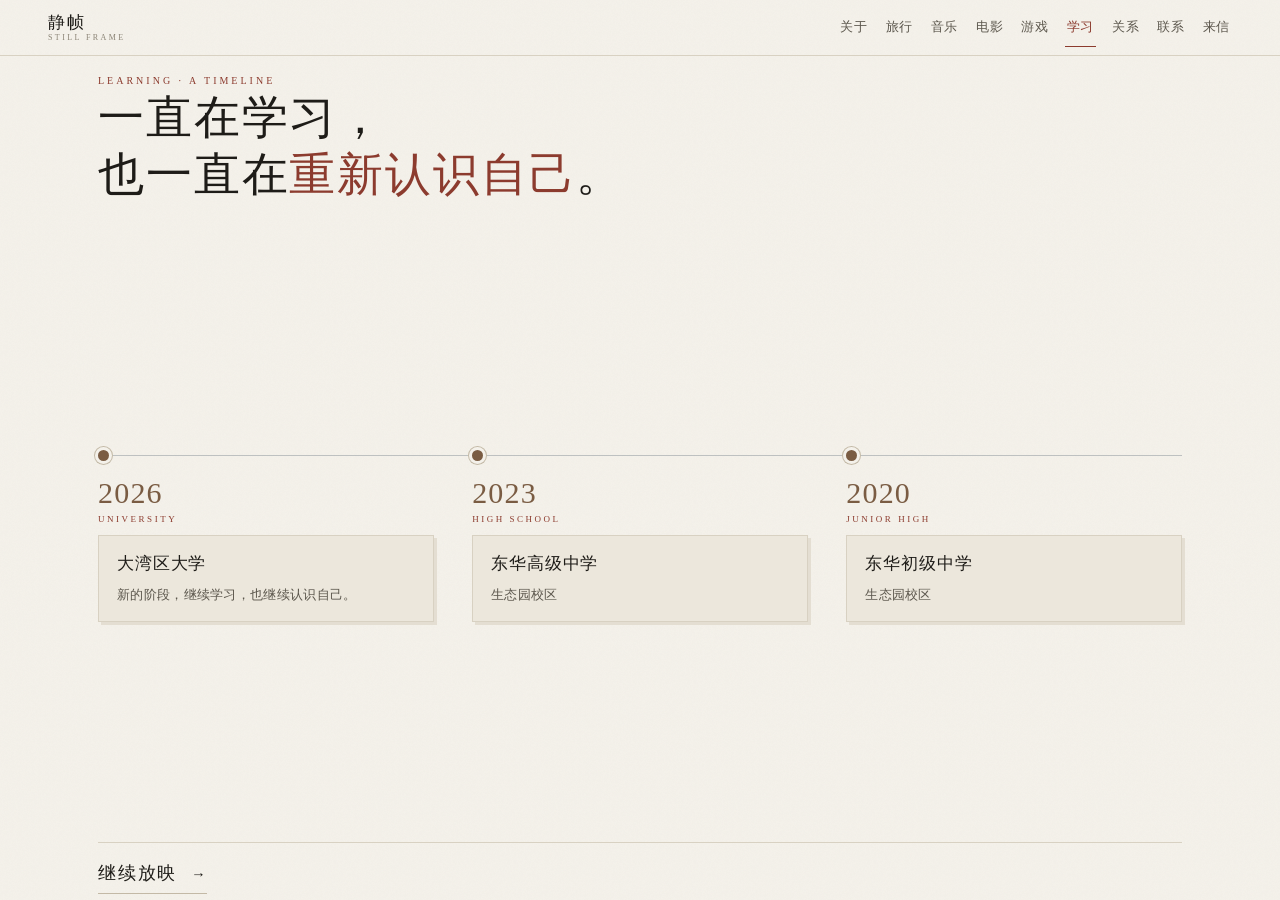
<file: learning1.html>
<!DOCTYPE html>
<html lang="zh-CN">
<head>
  <meta charset="UTF-8">
  <meta name="viewport" content="width=device-width, initial-scale=1.0">
  <meta name="description" content="嵇翰林的学习经历 — 一直在学习，也一直在重新认识自己">
  <meta name="theme-color" content="#f4f1ea">
  <title>学习经历 · 静帧 — 嵇翰林</title>
  <link rel="stylesheet" href="style1.css">
</head>
<body>
  <a class="skip-link" href="#main">跳到主要内容</a>

  <header class="site-head">
    <a class="brand" href="journal1.html">静帧<small>STILL FRAME</small></a>
    <button class="menu-btn" id="menuBtn" aria-expanded="false" aria-controls="siteNav" aria-label="打开菜单">MENU</button>
    <nav class="site-nav" id="siteNav" aria-label="主导航">
      <a href="about1.html" data-page="about1.html">关于</a>
      <a href="journeys1.html" data-page="journeys1.html">旅行</a>
      <a href="music1.html" data-page="music1.html">音乐</a>
      <a href="films1.html" data-page="films1.html">电影</a>
      <a href="games1.html" data-page="games1.html">游戏</a>
      <a href="learning1.html" data-page="learning1.html">学习</a>
      <a href="relationships1.html" data-page="relationships1.html">关系</a>
      <a href="contact1.html" data-page="contact1.html">联系</a>
      <a href="letters1.html" data-page="letters1.html">来信</a>
    </nav>
  </header>

  <main id="main" class="page shell">
    <section class="page-intro">
      <p class="kicker kicker--russet">Learning · A Timeline</p>
      <h1 class="page-title">一直在学习，<br>也一直在<span class="em">重新认识自己</span>。</h1>
    </section>

    <section class="timeline" aria-label="学习时间轴">
      <div class="timeline__row">
        <div class="timeline__item">
          <div class="timeline__dot" aria-hidden="true"></div>
          <div class="timeline__year">2026</div>
          <div class="timeline__stage">University</div>
          <div class="timeline__card">
            <h3>大湾区大学</h3>
            <p>新的阶段，继续学习，也继续认识自己。</p>
          </div>
        </div>

        <div class="timeline__item">
          <div class="timeline__dot" aria-hidden="true"></div>
          <div class="timeline__year">2023</div>
          <div class="timeline__stage">High School</div>
          <div class="timeline__card">
            <h3>东华高级中学</h3>
            <p>生态园校区</p>
          </div>
        </div>

        <div class="timeline__item">
          <div class="timeline__dot" aria-hidden="true"></div>
          <div class="timeline__year">2020</div>
          <div class="timeline__stage">Junior High</div>
          <div class="timeline__card">
            <h3>东华初级中学</h3>
            <p>生态园校区</p>
          </div>
        </div>
      </div>
    </section>

    <div class="next-film-wrap">
      <a class="next-film" href="relationships1.html">
        继续放映 <span class="arrow" aria-hidden="true">→</span>
      </a>
    </div>
  </main>

  <script src="app1.js"></script>
</body>
</html>
</file>
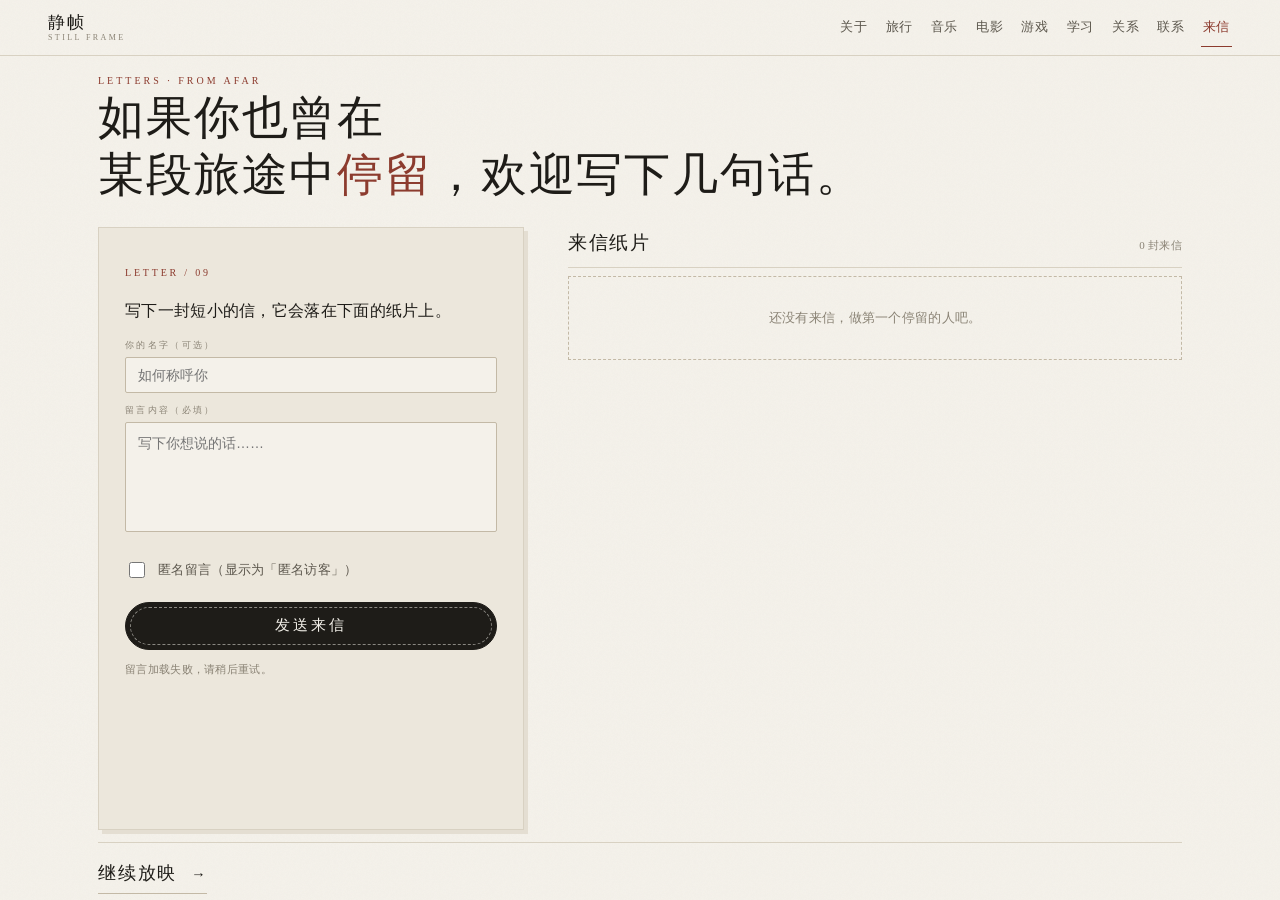
<file: letters1.html>
<!DOCTYPE html>
<html lang="zh-CN">
<head>
  <meta charset="UTF-8">
  <meta name="viewport" content="width=device-width, initial-scale=1.0">
  <meta name="description" content="远方来信 — 如果你也曾在某段旅途中停留，欢迎写下几句话">
  <meta name="theme-color" content="#f4f1ea">
  <title>远方来信 · 静帧 — 嵇翰林</title>
  <link rel="stylesheet" href="style1.css">
</head>
<body>
  <a class="skip-link" href="#main">跳到主要内容</a>

  <header class="site-head">
    <a class="brand" href="journal1.html">静帧<small>STILL FRAME</small></a>
    <button class="menu-btn" id="menuBtn" aria-expanded="false" aria-controls="siteNav" aria-label="打开菜单">MENU</button>
    <nav class="site-nav" id="siteNav" aria-label="主导航">
      <a href="about1.html" data-page="about1.html">关于</a>
      <a href="journeys1.html" data-page="journeys1.html">旅行</a>
      <a href="music1.html" data-page="music1.html">音乐</a>
      <a href="films1.html" data-page="films1.html">电影</a>
      <a href="games1.html" data-page="games1.html">游戏</a>
      <a href="learning1.html" data-page="learning1.html">学习</a>
      <a href="relationships1.html" data-page="relationships1.html">关系</a>
      <a href="contact1.html" data-page="contact1.html">联系</a>
      <a href="letters1.html" data-page="letters1.html">来信</a>
    </nav>
  </header>

  <main id="main" class="page shell">
    <section class="page-intro">
      <p class="kicker kicker--russet">Letters · From Afar</p>
      <h1 class="page-title">如果你也曾在<br>某段旅途中<span class="em">停留</span>，欢迎写下几句话。</h1>
    </section>

    <section class="letters-wrap">
      <form class="letter-form" id="letterForm" novalidate>
        <p class="no">Letter / 09</p>
        <p class="lead">写下一封短小的信，它会落在下面的纸片上。</p>

        <div class="field">
          <label for="letterName">你的名字（可选）</label>
          <input type="text" id="letterName" name="name" autocomplete="name" maxlength="40" placeholder="如何称呼你">
        </div>

        <div class="field">
          <label for="letterMsg">留言内容（必填）</label>
          <textarea id="letterMsg" name="message" required maxlength="1000" placeholder="写下你想说的话……"></textarea>
        </div>

        <label class="check-row">
          <input type="checkbox" id="letterAnon">
          匿名留言（显示为「匿名访客」）
        </label>

        <button type="submit" class="submit-btn">发送来信</button>
        <p class="form-hint" id="letterHint">留言会永久保存，并实时显示在下方。</p>
      </form>

      <div class="letter-feed">
        <div class="letter-feed__head">
          <h2>来信纸片</h2>
          <span class="count" id="letterCount">0 封来信</span>
        </div>

        <div class="letter-list-scroll">
          <div id="letterEmpty" class="letter-empty">还没有来信，做第一个停留的人吧。</div>
          <div id="letterList" aria-live="polite"></div>
        </div>
        <div id="letterLive" class="sr-only" aria-live="polite"></div>
      </div>
    </section>

    <div class="next-film-wrap">
      <a class="next-film" href="journal1.html">
        继续放映 <span class="arrow" aria-hidden="true">→</span>
      </a>
    </div>
  </main>

  <script src="app1.js"></script>
</body>
</html>
</file>
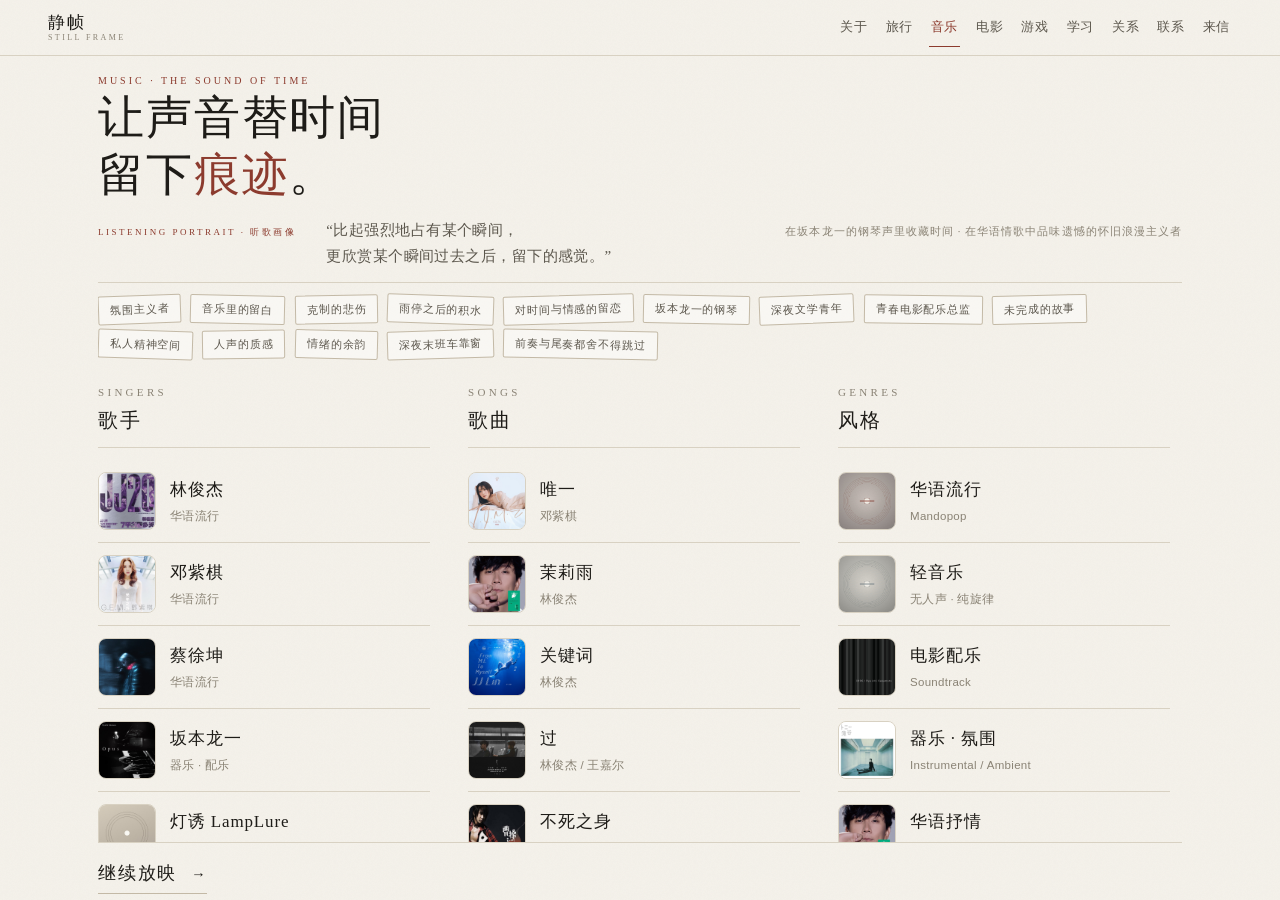
<file: music1.html>
<!DOCTYPE html>
<html lang="zh-CN">
<head>
  <meta charset="UTF-8">
  <meta name="viewport" content="width=device-width, initial-scale=1.0">
  <meta name="description" content="嵇翰林喜欢的音乐 — 让声音替时间留下痕迹">
  <meta name="theme-color" content="#f4f1ea">
  <title>音乐 · 静帧 — 嵇翰林</title>
  <link rel="stylesheet" href="style1.css">
</head>
<body>
  <a class="skip-link" href="#main">跳到主要内容</a>

  <header class="site-head">
    <a class="brand" href="journal1.html">静帧<small>STILL FRAME</small></a>
    <button class="menu-btn" id="menuBtn" aria-expanded="false" aria-controls="siteNav" aria-label="打开菜单">MENU</button>
    <nav class="site-nav" id="siteNav" aria-label="主导航">
      <a href="about1.html" data-page="about1.html">关于</a>
      <a href="journeys1.html" data-page="journeys1.html">旅行</a>
      <a href="music1.html" data-page="music1.html">音乐</a>
      <a href="films1.html" data-page="films1.html">电影</a>
      <a href="games1.html" data-page="games1.html">游戏</a>
      <a href="learning1.html" data-page="learning1.html">学习</a>
      <a href="relationships1.html" data-page="relationships1.html">关系</a>
      <a href="contact1.html" data-page="contact1.html">联系</a>
      <a href="letters1.html" data-page="letters1.html">来信</a>
    </nav>
  </header>

  <main id="main" class="page shell">
    <section class="page-intro">
      <p class="kicker kicker--russet">Music · The Sound of Time</p>
      <h1 class="page-title">让声音替时间<br>留下<span class="em">痕迹</span>。</h1>
    </section>

    <section class="music-portrait" aria-label="听歌画像">
      <p class="music-portrait__label">Listening Portrait · 听歌画像</p>
      <p class="music-portrait__quote">“比起强烈地占有某个瞬间，<br>更欣赏某个瞬间过去之后，留下的感觉。”</p>
      <p class="music-portrait__caption">在坂本龙一的钢琴声里收藏时间 · 在华语情歌中品味遗憾的怀旧浪漫主义者</p>
    </section>

    <section class="music-tagwall" aria-label="听歌印象">
      <span class="music-tag" style="--r:-2deg">氛围主义者</span>
      <span class="music-tag" style="--r:1.4deg">音乐里的留白</span>
      <span class="music-tag" style="--r:-1deg">克制的悲伤</span>
      <span class="music-tag" style="--r:2deg">雨停之后的积水</span>
      <span class="music-tag" style="--r:-1.6deg">对时间与情感的留恋</span>
      <span class="music-tag" style="--r:1.2deg">坂本龙一的钢琴</span>
      <span class="music-tag" style="--r:-2.2deg">深夜文学青年</span>
      <span class="music-tag" style="--r:0.8deg">青春电影配乐总监</span>
      <span class="music-tag" style="--r:-1.4deg">未完成的故事</span>
      <span class="music-tag" style="--r:1.8deg">私人精神空间</span>
      <span class="music-tag" style="--r:-0.9deg">人声的质感</span>
      <span class="music-tag" style="--r:1.5deg">情绪的余韵</span>
      <span class="music-tag" style="--r:-1.8deg">深夜末班车靠窗</span>
      <span class="music-tag" style="--r:1.1deg">前奏与尾奏都舍不得跳过</span>
    </section>

    <section class="music-scroll" aria-label="喜欢的音乐">
      <div class="music-cats">
        <div class="cat">
          <p class="cat__label">Singers<span class="cn">歌手</span></p>
          <ul>
            <li>
              <img src="assets/artist-ljj1.jpg" alt="林俊杰">
              <div><span class="t">林俊杰</span><span class="a">华语流行</span></div>
            </li>
            <li>
              <img src="assets/artist-gem1.jpg" alt="邓紫棋">
              <div><span class="t">邓紫棋</span><span class="a">华语流行</span></div>
            </li>
            <li>
              <img src="assets/artist-caixukun1.jpg" alt="蔡徐坤">
              <div><span class="t">蔡徐坤</span><span class="a">华语流行</span></div>
            </li>
            <li>
              <img src="assets/artist-sakamoto1.jpg" alt="坂本龙一">
              <div><span class="t">坂本龙一</span><span class="a">器乐 · 配乐</span></div>
            </li>
            <li>
              <img src="assets/artist-lamp1.jpg" alt="灯诱">
              <div><span class="t">灯诱 LampLure</span><span class="a">独立摇滚</span></div>
            </li>
            <li>
              <img src="assets/artist-sza1.jpg" alt="SZA">
              <div><span class="t">SZA</span><span class="a">R&amp;B · Soul</span></div>
            </li>
            <li>
              <img src="assets/artist-raye1.jpg" alt="RAYE">
              <div><span class="t">RAYE</span><span class="a">R&amp;B · Soul</span></div>
            </li>
            <li>
              <img src="assets/artist-cheer1.jpg" alt="陈绮贞">
              <div><span class="t">陈绮贞</span><span class="a">独立流行</span></div>
            </li>
            <li>
              <img src="assets/artist-mitski1.jpg" alt="Mitski">
              <div><span class="t">Mitski</span><span class="a">独立流行</span></div>
            </li>
            <li>
              <img src="assets/artist-caodong1.jpg" alt="草东没有派对">
              <div><span class="t">草东没有派对</span><span class="a">独立摇滚</span></div>
            </li>
            <li>
              <img src="assets/artist-eminem1.jpg" alt="Eminem">
              <div><span class="t">Eminem</span><span class="a">Hip-Hop</span></div>
            </li>
            <li>
              <img src="assets/artist-keyshia1.jpg" alt="Keyshia Cole">
              <div><span class="t">Keyshia Cole</span><span class="a">R&amp;B · Soul</span></div>
            </li>
            <li>
              <img src="assets/artist-ariana1.jpg" alt="Ariana Grande">
              <div><span class="t">Ariana Grande</span><span class="a">流行 · R&amp;B</span></div>
            </li>
            <li>
              <img src="assets/artist-vaundy1.jpg" alt="Vaundy">
              <div><span class="t">Vaundy</span><span class="a">J-POP</span></div>
            </li>
            <li>
              <img src="assets/artist-the8.jpg" alt="徐明浩">
              <div><span class="t">徐明浩</span><span class="a">华语流行</span></div>
            </li>
            <li>
              <img src="assets/artist-jacksonwang1.jpg" alt="王嘉尔">
              <div><span class="t">王嘉尔</span><span class="a">华语流行</span></div>
            </li>
          </ul>
        </div>

        <div class="cat">
          <p class="cat__label">Songs<span class="cn">歌曲</span></p>
          <ul>
            <li><img src="assets/song-weiyi1.jpg" alt="唯一 封面"><div><span class="t">唯一</span><span class="a">邓紫棋</span></div></li>
            <li><img src="assets/song-moliyu1.jpg" alt="茉莉雨 封面"><div><span class="t">茉莉雨</span><span class="a">林俊杰</span></div></li>
            <li><img src="assets/song-key1.jpg" alt="关键词 封面"><div><span class="t">关键词</span><span class="a">林俊杰</span></div></li>
            <li><img src="assets/song-guo1.jpg" alt="过 封面"><div><span class="t">过</span><span class="a">林俊杰 / 王嘉尔</span></div></li>
            <li><img src="assets/song-busizhishen1.jpg" alt="不死之身 封面"><div><span class="t">不死之身</span><span class="a">林俊杰</span></div></li>
            <li><img src="assets/song-jichang1.jpg" alt="不流泪的机场 封面"><div><span class="t">不流泪的机场</span><span class="a">林俊杰</span></div></li>
            <li><img src="assets/song-jiayou1.jpg" alt="加油 封面"><div><span class="t">加油！</span><span class="a">林俊杰</span></div></li>
            <li><img src="assets/song-guozheguang1.jpg" alt="裹着心的光 封面"><div><span class="t">裹着心的光</span><span class="a">林俊杰</span></div></li>
            <li><img src="assets/song-yuanyuchou1.jpg" alt="愿与愁 封面"><div><span class="t">愿与愁</span><span class="a">林俊杰</span></div></li>
            <li><img src="assets/song-xiaojiuwo1.jpg" alt="小酒窝 封面"><div><span class="t">小酒窝</span><span class="a">林俊杰</span></div></li>
            <li><img src="assets/song-jueji1.jpg" alt="爱不会绝迹 封面"><div><span class="t">爱不会绝迹</span><span class="a">林俊杰</span></div></li>
            <li><img src="assets/song-yanjing1.jpg" alt="爱笑的眼睛 封面"><div><span class="t">爱笑的眼睛</span><span class="a">林俊杰</span></div></li>
            <li><img src="assets/song-zuichibi1.jpg" alt="醉赤壁 封面"><div><span class="t">醉赤壁</span><span class="a">林俊杰</span></div></li>
            <li><img src="assets/song-liefeng1.jpg" alt="裂缝中的阳光 封面"><div><span class="t">裂缝中的阳光</span><span class="a">林俊杰</span></div></li>
            <li><img src="assets/song-langman1.jpg" alt="浪漫血液 封面"><div><span class="t">浪漫血液</span><span class="a">林俊杰</span></div></li>
            <li><img src="assets/song-wohaixiangta1.jpg" alt="我还想她 封面"><div><span class="t">我还想她</span><span class="a">林俊杰</span></div></li>
            <li><img src="assets/song-buchao1.jpg" alt="不潮不用花钱 封面"><div><span class="t">不潮不用花钱</span><span class="a">林俊杰</span></div></li>
            <li><img src="assets/song-caocao1.jpg" alt="曹操 封面"><div><span class="t">曹操</span><span class="a">林俊杰</span></div></li>
            <li><img src="assets/song-jiaohuan1.jpg" alt="交换余生 封面"><div><span class="t">交换余生</span><span class="a">林俊杰</span></div></li>
            <li><img src="assets/song-dangni1.jpg" alt="当你 封面"><div><span class="t">当你</span><span class="a">林俊杰</span></div></li>
            <li><img src="assets/song-beiduibei1.jpg" alt="背对背拥抱 封面"><div><span class="t">背对背拥抱</span><span class="a">林俊杰</span></div></li>
            <li><img src="assets/song-maoxian1.jpg" alt="那些你很冒险的梦 封面"><div><span class="t">那些你很冒险的梦</span><span class="a">林俊杰</span></div></li>
            <li><img src="assets/song-jiangnan1.jpg" alt="江南 封面"><div><span class="t">江南</span><span class="a">林俊杰</span></div></li>
            <li><img src="assets/song-xiulian1.jpg" alt="修炼爱情 封面"><div><span class="t">修炼爱情</span><span class="a">林俊杰</span></div></li>
            <li><img src="assets/song-meirenyu1.jpg" alt="美人鱼 封面"><div><span class="t">美人鱼</span><span class="a">林俊杰</span></div></li>
            <li><img src="assets/song-xindiqiu1.jpg" alt="新地球 封面"><div><span class="t">新地球</span><span class="a">林俊杰</span></div></li>
            <li><img src="assets/song-daerwen1.jpg" alt="达尔文 封面"><div><span class="t">达尔文</span><span class="a">林俊杰</span></div></li>
            <li><img src="assets/song-kexi1.jpg" alt="可惜没如果 封面"><div><span class="t">可惜没如果</span><span class="a">林俊杰</span></div></li>
            <li><img src="assets/song-meigui1.jpg" alt="手心的蔷薇 封面"><div><span class="t">手心的蔷薇</span><span class="a">林俊杰 / 邓紫棋</span></div></li>
            <li><img src="assets/song-twilight1.jpg" alt="不为谁而作的歌 封面"><div><span class="t">不为谁而作的歌</span><span class="a">林俊杰</span></div></li>
            <li><img src="assets/song-kexi1.jpg" alt="可惜没如果 Live 封面"><div><span class="t">可惜没如果 (Live)</span><span class="a">林俊杰</span></div></li>
            <li><img src="assets/song-nage1.jpg" alt="那女孩对我说 封面"><div><span class="t">那女孩对我说</span><span class="a">林俊杰</span></div></li>
            <li><img src="assets/song-gushi1.jpg" alt="将故事写成我们 封面"><div><span class="t">将故事写成我们</span><span class="a">林俊杰</span></div></li>
            <li><img src="assets/song-jasmine1.jpg" alt="Jasmine 封面"><div><span class="t">Jasmine</span><span class="a">蔡徐坤</span></div></li>
            <li><img src="assets/song-deadman1.jpg" alt="Deadman 封面"><div><span class="t">Deadman</span><span class="a">蔡徐坤</span></div></li>
            <li><img src="assets/song-merry1.jpg" alt="Merry Christmas 封面"><div><span class="t">Merry Christmas</span><span class="a">坂本龙一</span></div></li>
            <li><img src="assets/song-aiqing1.jpg" alt="爱情讯息 封面"><div><span class="t">爱情讯息</span><span class="a">郭静</span></div></li>
            <li><img src="assets/song-jiangguo1.jpg" alt="浆果 封面"><div><span class="t">浆果</span><span class="a">TINY7</span></div></li>
            <li><img src="assets/song-iloveyou1.jpg" alt="I Love You So 封面"><div><span class="t">I Love You So</span><span class="a">The Walters</span></div></li>
            <li><img src="assets/song-sadness1.jpg" alt="Sadness 封面"><div><span class="t">Sadness</span><span class="a">坂本龙一</span></div></li>
            <li><img src="assets/song-dream1.jpg" alt="Dream 封面"><div><span class="t">Dream</span><span class="a">坂本龙一</span></div></li>
            <li><img src="assets/song-rain1.jpg" alt="Rain 封面"><div><span class="t">Rain</span><span class="a">坂本龙一</span></div></li>
            <li><img src="assets/song-happyend1.jpg" alt="Happy End 封面"><div><span class="t">Happy End</span><span class="a">坂本龙一</span></div></li>
            <li><img src="assets/song-blu1.jpg" alt="Blu 封面"><div><span class="t">Blu</span><span class="a">坂本龙一</span></div></li>
            <li><img src="assets/song-leta1.jpg" alt="leta 封面"><div><span class="t">leta</span><span class="a">坂本龙一</span></div></li>
            <li><img src="assets/song-shiki1.jpg" alt="四季 Shiki 封面"><div><span class="t">四季 (Shiki)</span><span class="a">坂本龙一</span></div></li>
            <li><img src="assets/song-estrada1.jpg" alt="Estrada Branca 封面"><div><span class="t">Estrada Branca</span><span class="a">坂本龙一</span></div></li>
            <li><img src="assets/song-shining1.jpg" alt="Shining Boy & Little Randy 封面"><div><span class="t">Shining Boy &amp; Little Randy</span><span class="a">坂本龙一</span></div></li>
            <li><img src="assets/song-aqua1.jpg" alt="aqua 封面"><div><span class="t">aqua (水)</span><span class="a">坂本龙一</span></div></li>
            <li><img src="assets/song-solitude1.jpg" alt="Solitude 封面"><div><span class="t">Solitude (独处)</span><span class="a">坂本龙一</span></div></li>
            <li><img src="assets/song-opus1.jpg" alt="opus 封面"><div><span class="t">opus</span><span class="a">坂本龙一</span></div></li>
            <li><img src="assets/song-ineverd1.jpg" alt="I Never Did 封面"><div><span class="t">I Never Did</span><span class="a">Dyslm / DNAKM</span></div></li>
            <li><img src="assets/song-sobani1.jpg" alt="そばにいるね 封面"><div><span class="t">そばにいるね</span><span class="a">青山テルマ / SoulJa</span></div></li>
            <li><img src="assets/song-snooze1.jpg" alt="Snooze 封面"><div><span class="t">Snooze</span><span class="a">SZA</span></div></li>
            <li><img src="assets/song-goodbyehenry1.jpg" alt="Goodbye Henry 封面"><div><span class="t">Goodbye Henry.</span><span class="a">RAYE / Al Green</span></div></li>
            <li><img src="assets/song-fallinout1.jpg" alt="Fallin' Out 封面"><div><span class="t">Fallin' Out</span><span class="a">Keyshia Cole</span></div></li>
            <li><img src="assets/song-boyfriend1.jpg" alt="boyfriend 封面"><div><span class="t">boyfriend</span><span class="a">Ariana Grande</span></div></li>
            <li><img src="assets/song-odoriko1.jpg" alt="踊り子 封面"><div><span class="t">踊り子</span><span class="a">Vaundy</span></div></li>
            <li><img src="assets/song-shanhai1.jpg" alt="山海 封面"><div><span class="t">山海</span><span class="a">草东没有派对</span></div></li>
            <li><img src="assets/song-stan1.jpg" alt="Stan 封面"><div><span class="t">Stan</span><span class="a">Eminem</span></div></li>
            <li><img src="assets/song-xingfu1.jpg" alt="幸福 封面"><div><span class="t">幸福</span><span class="a">灯诱</span></div></li>
            <li><img src="assets/song-yingdi1.jpg" alt="营地 封面"><div><span class="t">营地</span><span class="a">灯诱</span></div></li>
            <li><img src="assets/song-tao1.jpg" alt="人生逃避號 封面"><div><span class="t">人生逃避號</span><span class="a">灯诱</span></div></li>
          </ul>
        </div>

        <div class="cat">
          <p class="cat__label">Genres<span class="cn">风格</span></p>
          <ul>
            <li>
              <img src="assets/album-gem1.jpg" alt="华语流行">
              <div><span class="t">华语流行</span><span class="a">Mandopop</span></div>
            </li>
            <li>
              <img src="assets/album-light1.jpg" alt="轻音乐">
              <div><span class="t">轻音乐</span><span class="a">无人声 · 纯旋律</span></div>
            </li>
            <li>
              <img src="assets/song-merry1.jpg" alt="电影配乐">
              <div><span class="t">电影配乐</span><span class="a">Soundtrack</span></div>
            </li>
            <li>
              <img src="assets/song-solitude1.jpg" alt="器乐与氛围">
              <div><span class="t">器乐 · 氛围</span><span class="a">Instrumental / Ambient</span></div>
            </li>
            <li>
              <img src="assets/song-kexi1.jpg" alt="华语抒情">
              <div><span class="t">华语抒情</span><span class="a">Mandopop Ballad</span></div>
            </li>
            <li>
              <img src="assets/song-iloveyou1.jpg" alt="独立流行">
              <div><span class="t">独立流行</span><span class="a">Indie Pop</span></div>
            </li>
            <li>
              <img src="assets/song-sobani1.jpg" alt="J-POP">
              <div><span class="t">J-POP</span><span class="a">日语流行</span></div>
            </li>
            <li>
              <img src="assets/song-jasmine1.jpg" alt="R&B 与电子">
              <div><span class="t">R&amp;B · 电子</span><span class="a">R&amp;B / Electronic</span></div>
            </li>
            <li>
              <img src="assets/artist-sza1.jpg" alt="R&B 与 Soul">
              <div><span class="t">R&amp;B · Soul</span><span class="a">R&amp;B / Soul</span></div>
            </li>
            <li>
              <img src="assets/artist-caodong1.jpg" alt="独立摇滚">
              <div><span class="t">独立摇滚</span><span class="a">Indie Rock</span></div>
            </li>
            <li>
              <img src="assets/artist-eminem1.jpg" alt="Hip-Hop">
              <div><span class="t">Hip-Hop</span><span class="a">说唱 · 叙事</span></div>
            </li>
          </ul>
        </div>
      </div>
    </section>

    <div class="next-film-wrap">
      <a class="next-film" href="films1.html">
        继续放映 <span class="arrow" aria-hidden="true">→</span>
      </a>
    </div>
  </main>

  <script src="app1.js"></script>
</body>
</html>
</file>
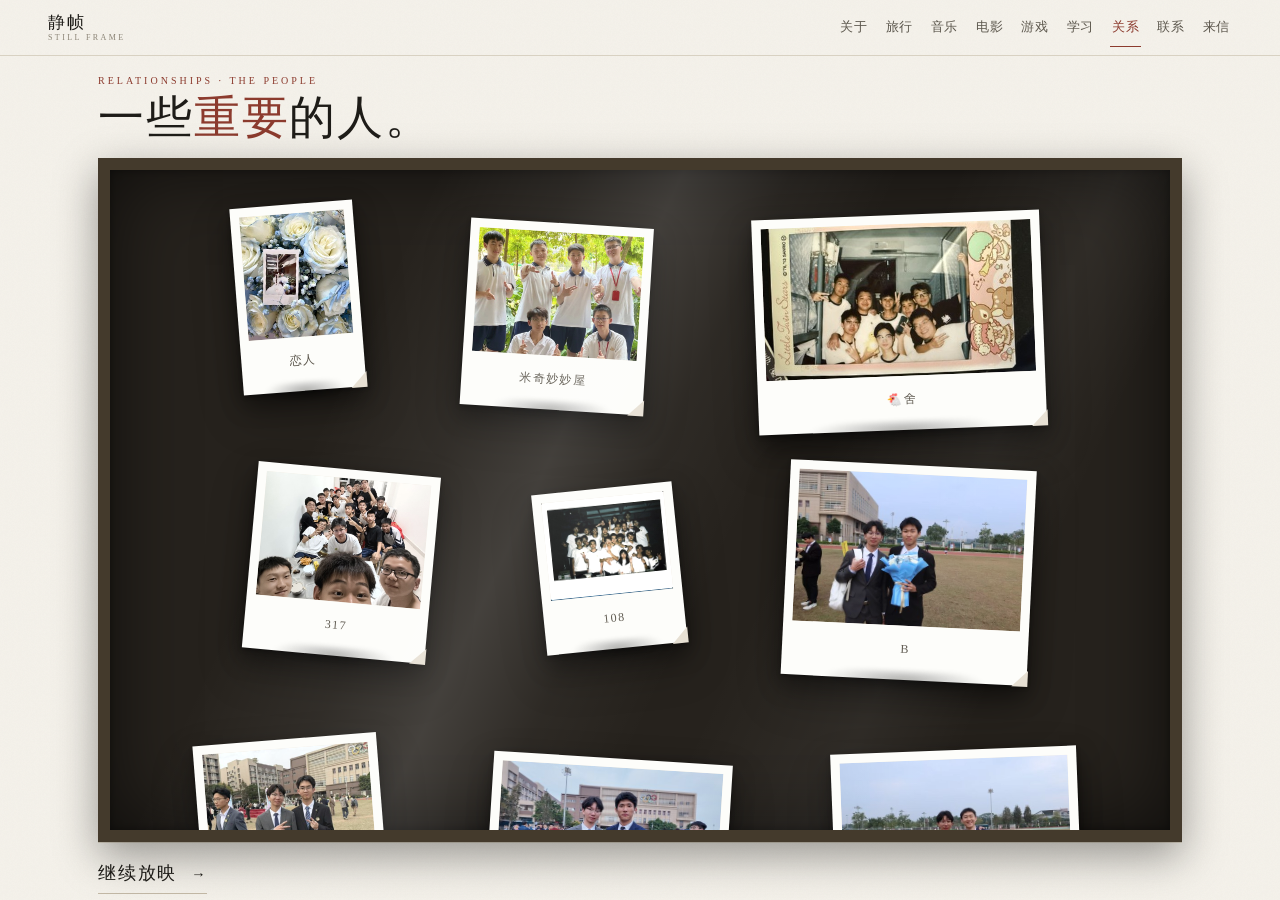
<file: relationships1.html>
<!DOCTYPE html>
<html lang="zh-CN">
<head>
  <meta charset="UTF-8">
  <meta name="viewport" content="width=device-width, initial-scale=1.0">
  <meta name="description" content="嵇翰林的关系 — 照片墙">
  <meta name="theme-color" content="#f4f1ea">
  <title>关系 · 静帧 — 嵇翰林</title>
  <link rel="stylesheet" href="style1.css">
</head>
<body>
  <a class="skip-link" href="#main">跳到主要内容</a>

  <header class="site-head">
    <a class="brand" href="journal1.html">静帧<small>STILL FRAME</small></a>
    <button class="menu-btn" id="menuBtn" aria-expanded="false" aria-controls="siteNav" aria-label="打开菜单">MENU</button>
    <nav class="site-nav" id="siteNav" aria-label="主导航">
      <a href="about1.html" data-page="about1.html">关于</a>
      <a href="journeys1.html" data-page="journeys1.html">旅行</a>
      <a href="music1.html" data-page="music1.html">音乐</a>
      <a href="films1.html" data-page="films1.html">电影</a>
      <a href="games1.html" data-page="games1.html">游戏</a>
      <a href="learning1.html" data-page="learning1.html">学习</a>
      <a href="relationships1.html" data-page="relationships1.html">关系</a>
      <a href="contact1.html" data-page="contact1.html">联系</a>
      <a href="letters1.html" data-page="letters1.html">来信</a>
    </nav>
  </header>

  <main id="main" class="page shell">
    <section class="page-intro">
      <p class="kicker kicker--russet">Relationships · The People</p>
      <h1 class="page-title">一些<span class="em">重要</span>的人。</h1>
    </section>

    <section class="rel-wall" aria-label="照片墙">
      <div class="rel-grid">
      <figure class="rel-card">
        <div class="rel-card__photo"><img src="assets/rel-lover1.jpg" alt="恋人"></div>
        <figcaption><span class="rel-card__name">恋人</span></figcaption>
      </figure>
      <figure class="rel-card">
        <div class="rel-card__photo"><img src="assets/rel-mickey1.jpg" alt="米奇妙妙屋"></div>
        <figcaption><span class="rel-card__name">米奇妙妙屋</span></figcaption>
      </figure>
      <figure class="rel-card">
        <div class="rel-card__photo"><img src="assets/rel-chicken1.jpg" alt="🐔舍"></div>
        <figcaption><span class="rel-card__name">🐔舍</span></figcaption>
      </figure>
      <figure class="rel-card">
        <div class="rel-card__photo"><img src="assets/rel-3171.jpg" alt="317"></div>
        <figcaption><span class="rel-card__name">317</span></figcaption>
      </figure>
      <figure class="rel-card">
        <div class="rel-card__photo"><img src="assets/rel-1081.jpg" alt="108"></div>
        <figcaption><span class="rel-card__name">108</span></figcaption>
      </figure>
      <figure class="rel-card">
        <div class="rel-card__photo"><img src="assets/album-001.jpg" alt="B"></div>
        <figcaption><span class="rel-card__name">B</span></figcaption>
      </figure>
      <figure class="rel-card">
        <div class="rel-card__photo"><img src="assets/album-002.jpg" alt="hhc"></div>
        <figcaption><span class="rel-card__name">hhc</span></figcaption>
      </figure>
      <figure class="rel-card">
        <div class="rel-card__photo"><img src="assets/album-003.jpg" alt="zz"></div>
        <figcaption><span class="rel-card__name">zz</span></figcaption>
      </figure>
      <figure class="rel-card">
        <div class="rel-card__photo"><img src="assets/album-004.jpg" alt="zzc"></div>
        <figcaption><span class="rel-card__name">zzc</span></figcaption>
      </figure>
      <figure class="rel-card">
        <div class="rel-card__photo"><img src="assets/album-005.jpg" alt="专家"></div>
        <figcaption><span class="rel-card__name">专家</span></figcaption>
      </figure>
      <figure class="rel-card">
        <div class="rel-card__photo"><img src="assets/album-006.jpg" alt="为"></div>
        <figcaption><span class="rel-card__name">为</span></figcaption>
      </figure>
      <figure class="rel-card">
        <div class="rel-card__photo"><img src="assets/album-007.jpg" alt="之"></div>
        <figcaption><span class="rel-card__name">之</span></figcaption>
      </figure>
      <figure class="rel-card">
        <div class="rel-card__photo"><img src="assets/album-008.jpg" alt="云南分队"></div>
        <figcaption><span class="rel-card__name">云南分队</span></figcaption>
      </figure>
      <figure class="rel-card">
        <div class="rel-card__photo"><img src="assets/album-009.jpg" alt="健"></div>
        <figcaption><span class="rel-card__name">健</span></figcaption>
      </figure>
      <figure class="rel-card">
        <div class="rel-card__photo"><img src="assets/album-010.jpg" alt="关公"></div>
        <figcaption><span class="rel-card__name">关公</span></figcaption>
      </figure>
      <figure class="rel-card">
        <div class="rel-card__photo"><img src="assets/album-011.jpg" alt="凡"></div>
        <figcaption><span class="rel-card__name">凡</span></figcaption>
      </figure>
      <figure class="rel-card">
        <div class="rel-card__photo"><img src="assets/album-012.jpg" alt="刘"></div>
        <figcaption><span class="rel-card__name">刘</span></figcaption>
      </figure>
      <figure class="rel-card">
        <div class="rel-card__photo"><img src="assets/album-013.jpg" alt="匡"></div>
        <figcaption><span class="rel-card__name">匡</span></figcaption>
      </figure>
      <figure class="rel-card">
        <div class="rel-card__photo"><img src="assets/album-014.jpg" alt="叶总"></div>
        <figcaption><span class="rel-card__name">叶总</span></figcaption>
      </figure>
      <figure class="rel-card">
        <div class="rel-card__photo"><img src="assets/album-015.jpg" alt="吴"></div>
        <figcaption><span class="rel-card__name">吴</span></figcaption>
      </figure>
      <figure class="rel-card">
        <div class="rel-card__photo"><img src="assets/album-016.jpg" alt="唐"></div>
        <figcaption><span class="rel-card__name">唐</span></figcaption>
      </figure>
      <figure class="rel-card">
        <div class="rel-card__photo"><img src="assets/album-017.jpg" alt="喆"></div>
        <figcaption><span class="rel-card__name">喆</span></figcaption>
      </figure>
      <figure class="rel-card">
        <div class="rel-card__photo"><img src="assets/album-018.jpg" alt="国师"></div>
        <figcaption><span class="rel-card__name">国师</span></figcaption>
      </figure>
      <figure class="rel-card">
        <div class="rel-card__photo"><img src="assets/album-019.jpg" alt="奥"></div>
        <figcaption><span class="rel-card__name">奥</span></figcaption>
      </figure>
      <figure class="rel-card">
        <div class="rel-card__photo"><img src="assets/album-020.jpg" alt="宋二"></div>
        <figcaption><span class="rel-card__name">宋二</span></figcaption>
      </figure>
      <figure class="rel-card">
        <div class="rel-card__photo"><img src="assets/album-021.jpg" alt="小夫"></div>
        <figcaption><span class="rel-card__name">小夫</span></figcaption>
      </figure>
      <figure class="rel-card">
        <div class="rel-card__photo"><img src="assets/album-022.jpg" alt="康"></div>
        <figcaption><span class="rel-card__name">康</span></figcaption>
      </figure>
      <figure class="rel-card">
        <div class="rel-card__photo"><img src="assets/album-023.jpg" alt="彬"></div>
        <figcaption><span class="rel-card__name">彬</span></figcaption>
      </figure>
      <figure class="rel-card">
        <div class="rel-card__photo"><img src="assets/album-024.jpg" alt="彭"></div>
        <figcaption><span class="rel-card__name">彭</span></figcaption>
      </figure>
      <figure class="rel-card">
        <div class="rel-card__photo"><img src="assets/album-025.jpg" alt="战"></div>
        <figcaption><span class="rel-card__name">战</span></figcaption>
      </figure>
      <figure class="rel-card">
        <div class="rel-card__photo"><img src="assets/album-026.jpg" alt="旭"></div>
        <figcaption><span class="rel-card__name">旭</span></figcaption>
      </figure>
      <figure class="rel-card">
        <div class="rel-card__photo"><img src="assets/album-027.jpg" alt="时"></div>
        <figcaption><span class="rel-card__name">时</span></figcaption>
      </figure>
      <figure class="rel-card">
        <div class="rel-card__photo"><img src="assets/album-028.jpg" alt="晟"></div>
        <figcaption><span class="rel-card__name">晟</span></figcaption>
      </figure>
      <figure class="rel-card">
        <div class="rel-card__photo"><img src="assets/album-029.jpg" alt="曹"></div>
        <figcaption><span class="rel-card__name">曹</span></figcaption>
      </figure>
      <figure class="rel-card">
        <div class="rel-card__photo"><img src="assets/album-030.jpg" alt="朗"></div>
        <figcaption><span class="rel-card__name">朗</span></figcaption>
      </figure>
      <figure class="rel-card">
        <div class="rel-card__photo"><img src="assets/album-031.jpg" alt="杨"></div>
        <figcaption><span class="rel-card__name">杨</span></figcaption>
      </figure>
      <figure class="rel-card">
        <div class="rel-card__photo"><img src="assets/album-032.jpg" alt="正"></div>
        <figcaption><span class="rel-card__name">正</span></figcaption>
      </figure>
      <figure class="rel-card">
        <div class="rel-card__photo"><img src="assets/album-033.jpg" alt="殷"></div>
        <figcaption><span class="rel-card__name">殷</span></figcaption>
      </figure>
      <figure class="rel-card">
        <div class="rel-card__photo"><img src="assets/album-034.jpg" alt="毛"></div>
        <figcaption><span class="rel-card__name">毛</span></figcaption>
      </figure>
      <figure class="rel-card">
        <div class="rel-card__photo"><img src="assets/album-035.jpg" alt="泽"></div>
        <figcaption><span class="rel-card__name">泽</span></figcaption>
      </figure>
      <figure class="rel-card">
        <div class="rel-card__photo"><img src="assets/album-036.jpg" alt="烟"></div>
        <figcaption><span class="rel-card__name">烟</span></figcaption>
      </figure>
      <figure class="rel-card">
        <div class="rel-card__photo"><img src="assets/album-037.jpg" alt="珊"></div>
        <figcaption><span class="rel-card__name">珊</span></figcaption>
      </figure>
      <figure class="rel-card">
        <div class="rel-card__photo"><img src="assets/album-038.jpg" alt="琴酒"></div>
        <figcaption><span class="rel-card__name">琴酒</span></figcaption>
      </figure>
      <figure class="rel-card">
        <div class="rel-card__photo"><img src="assets/album-039.jpg" alt="祺"></div>
        <figcaption><span class="rel-card__name">祺</span></figcaption>
      </figure>
      <figure class="rel-card">
        <div class="rel-card__photo"><img src="assets/album-040.jpg" alt="翔"></div>
        <figcaption><span class="rel-card__name">翔</span></figcaption>
      </figure>
      <figure class="rel-card">
        <div class="rel-card__photo"><img src="assets/album-041.jpg" alt="肥波"></div>
        <figcaption><span class="rel-card__name">肥波</span></figcaption>
      </figure>
      <figure class="rel-card">
        <div class="rel-card__photo"><img src="assets/album-042.jpg" alt="菲"></div>
        <figcaption><span class="rel-card__name">菲</span></figcaption>
      </figure>
      <figure class="rel-card">
        <div class="rel-card__photo"><img src="assets/album-043.jpg" alt="谢"></div>
        <figcaption><span class="rel-card__name">谢</span></figcaption>
      </figure>
      <figure class="rel-card">
        <div class="rel-card__photo"><img src="assets/album-044.jpg" alt="豪"></div>
        <figcaption><span class="rel-card__name">豪</span></figcaption>
      </figure>
      <figure class="rel-card">
        <div class="rel-card__photo"><img src="assets/album-045.jpg" alt="贺老师"></div>
        <figcaption><span class="rel-card__name">贺老师</span></figcaption>
      </figure>
      <figure class="rel-card">
        <div class="rel-card__photo"><img src="assets/album-046.jpg" alt="赫"></div>
        <figcaption><span class="rel-card__name">赫</span></figcaption>
      </figure>
      <figure class="rel-card">
        <div class="rel-card__photo"><img src="assets/album-047.jpg" alt="钟泽"></div>
        <figcaption><span class="rel-card__name">钟泽</span></figcaption>
      </figure>
      <figure class="rel-card">
        <div class="rel-card__photo"><img src="assets/album-048.jpg" alt="钦"></div>
        <figcaption><span class="rel-card__name">钦</span></figcaption>
      </figure>
      <figure class="rel-card">
        <div class="rel-card__photo"><img src="assets/album-049.jpg" alt="钧"></div>
        <figcaption><span class="rel-card__name">钧</span></figcaption>
      </figure>
      <figure class="rel-card">
        <div class="rel-card__photo"><img src="assets/album-050.jpg" alt="陈思"></div>
        <figcaption><span class="rel-card__name">陈思</span></figcaption>
      </figure>
      <figure class="rel-card">
        <div class="rel-card__photo"><img src="assets/album-051.jpg" alt="雯"></div>
        <figcaption><span class="rel-card__name">雯</span></figcaption>
      </figure>
      <figure class="rel-card">
        <div class="rel-card__photo"><img src="assets/album-052.jpg" alt="鲤鱼墨"></div>
        <figcaption><span class="rel-card__name">鲤鱼墨</span></figcaption>
      </figure>
      <figure class="rel-card">
        <div class="rel-card__photo"><img src="assets/album-053.jpg" alt="麒"></div>
        <figcaption><span class="rel-card__name">麒</span></figcaption>
      </figure>
      <figure class="rel-card">
        <div class="rel-card__photo"><img src="assets/album-054.jpg" alt="鼻"></div>
        <figcaption><span class="rel-card__name">鼻</span></figcaption>
      </figure>
      </div>
    </section>

    <div class="next-film-wrap">
      <a class="next-film" href="contact1.html">
        继续放映 <span class="arrow" aria-hidden="true">→</span>
      </a>
    </div>
  </main>

  <script src="app1.js"></script>
</body>
</html>
</file>
<file: style1.css>
/* ============================================================
   静帧 · Still Frame
   主题：纸上放映室 · The Paper Screening Room
   纯 HTML / CSS / JavaScript — 无框架
   一屏呈现：每页占满一个视口，不产生纵向滚动
   ============================================================ */

/* ---------- 设计令牌 ---------- */
:root {
  --paper: #f4f1ea;
  --paper-2: #ece7dc;
  --paper-3: #e4ded2;
  --ink: #1e1c18;
  --ink-soft: #5c574d;
  --ink-faint: #8a8375;
  --slate: #6e7b84;
  --coffee: #7a5c43;
  --coffee-deep: #5e4430;
  --russet: #8c3b2e;
  --russet-deep: #6e2c22;
  --line: #d8d1c2;
  --line-strong: #c3b9a6;

  --font-serif: "Songti SC", "STSong", "SimSun", "Noto Serif SC", "Source Han Serif SC", serif;
  --font-sans: "PingFang SC", "Hiragino Sans GB", "Microsoft YaHei", "Source Han Sans SC", "Segoe UI", sans-serif;
  --font-latin: "Georgia", "Times New Roman", "Iowan Old Style", serif;

  --shell-max: 1180px;
  --gutter: clamp(18px, 4vw, 48px);
  --head-h: 56px;
  --foot-h: 58px;
  --ease: cubic-bezier(.2, .7, .3, 1);
}

*, *::before, *::after { box-sizing: border-box; }
html { -webkit-text-size-adjust: 100%; }

body {
  margin: 0;
  height: 100dvh;
  display: flex;
  flex-direction: column;
  overflow: hidden;
  background: var(--paper);
  color: var(--ink);
  font-family: var(--font-sans);
  font-size: 15px;
  line-height: 1.7;
  letter-spacing: 0.02em;
  -webkit-font-smoothing: antialiased;
}

/* ============================================================
   页面转场：推拉镜头（进入推近 / 离开拉远）
   ============================================================ */
/* 进入：镜头缓缓推近，画面由远及近落定 */
.page, .cover {
  animation: lens-in .9s cubic-bezier(.16, 1, .3, 1) both;
}
@keyframes lens-in {
  from {
    opacity: 0;
    transform: scale(1.06);
  }
  to {
    opacity: 1;
    transform: scale(1);
  }
}

/* 离开：镜头拉远，画面缩小淡出 */
body.is-leaving .page,
body.is-leaving .cover {
  animation: lens-out .45s cubic-bezier(.55, 0, 1, .45) both;
}
@keyframes lens-out {
  from {
    opacity: 1;
    transform: scale(1);
  }
  to {
    opacity: 0;
    transform: scale(.955);
  }
}
body::before {
  content: "";
  position: fixed; inset: 0; z-index: 0; pointer-events: none; opacity: 0.5;
  background-image: url("data:image/svg+xml,%3Csvg xmlns='http://www.w3.org/2000/svg' width='180' height='180'%3E%3Cfilter id='n'%3E%3CfeTurbulence type='fractalNoise' baseFrequency='0.85' numOctaves='2' stitchTiles='stitch'/%3E%3C/filter%3E%3Crect width='100%25' height='100%25' filter='url(%23n)' opacity='0.05'/%3E%3C/svg%3E");
}
img { max-width: 100%; display: block; }
a { color: inherit; }
button { font-family: inherit; font-size: inherit; color: inherit; background: none; border: none; cursor: pointer; padding: 0; }
:focus-visible { outline: 2px solid var(--russet); outline-offset: 3px; border-radius: 2px; }
::selection { background: var(--russet); color: var(--paper); }

.sr-only {
  position: absolute; width: 1px; height: 1px; padding: 0; margin: -1px;
  overflow: hidden; clip: rect(0,0,0,0); white-space: nowrap; border: 0;
}
.skip-link {
  position: absolute; left: 12px; top: -60px; z-index: 200;
  background: var(--ink); color: var(--paper);
  padding: 10px 18px; font-size: 12px; letter-spacing: .12em;
  transition: top .2s var(--ease);
}
.skip-link:focus { top: 12px; }

.shell {
  position: relative; z-index: 1;
  width: 100%; max-width: var(--shell-max);
  margin-inline: auto; padding-inline: var(--gutter);
}
.kicker {
  font-family: var(--font-latin); font-size: 10px;
  letter-spacing: .3em; text-transform: uppercase; color: var(--ink-faint); margin: 0;
}
.kicker--russet { color: var(--russet); }
.page-title {
  font-family: var(--font-serif); font-weight: 500;
  letter-spacing: .04em; line-height: 1.24; margin: 0;
  font-size: clamp(24px, 4.2vw, 46px);
}
.page-title .em { color: var(--russet); }

/* ---------- 顶部导航（紧凑单行） ---------- */
.site-head {
  position: relative; z-index: 50;
  flex: 0 0 auto; height: var(--head-h);
  display: flex; align-items: center; justify-content: space-between;
  gap: 20px; padding: 0 var(--gutter);
  border-bottom: 1px solid var(--line);
}
.brand {
  text-decoration: none; font-family: var(--font-serif);
  font-size: 17px; letter-spacing: .12em; white-space: nowrap; line-height: 1.2;
}
.brand small {
  display: block; font-family: var(--font-latin);
  font-size: 8px; letter-spacing: .3em; text-transform: uppercase; color: var(--ink-faint);
}
.site-nav { display: flex; align-items: center; gap: 2px 14px; }
.site-nav a {
  text-decoration: none; font-size: 13px; letter-spacing: .05em; color: var(--ink-soft);
  padding: 6px 2px; position: relative; min-height: 44px;
  display: inline-flex; align-items: center;
}
.site-nav a::after {
  content: ""; position: absolute; left: 0; right: 100%; bottom: 3px;
  height: 1px; background: var(--russet); transition: right .3s var(--ease);
}
.site-nav a:hover { color: var(--ink); }
.site-nav a:hover::after { right: 0; }
.site-nav a[aria-current="page"] { color: var(--russet); }
.site-nav a[aria-current="page"]::after { right: 0; }
.menu-btn {
  display: none; min-height: 44px; min-width: 44px;
  align-items: center; justify-content: center;
  font-family: var(--font-latin); font-size: 11px; letter-spacing: .26em;
  color: var(--ink); border: 1px solid var(--line-strong); padding: 0 14px;
}
.menu-btn:hover { border-color: var(--russet); color: var(--russet); }

/* ---------- 页面主体：占满剩余视口 ---------- */
.page {
  position: relative; z-index: 1;
  flex: 1; min-height: 0;
  display: flex; flex-direction: column;
  overflow: hidden;
}
.page.shell { padding-inline: var(--gutter); }
.page-intro { flex: 0 0 auto; padding: 16px 0 12px; }

/* ---------- 页脚：继续放映 ---------- */
.next-film-wrap {
  flex: 0 0 auto; height: var(--foot-h);
  border-top: 1px solid var(--line);
  display: flex; align-items: center; justify-content: flex-start;
}
.page:not(.shell) .next-film-wrap { padding-inline: var(--gutter); }
.next-film {
  display: inline-flex; align-items: baseline; gap: 14px;
  text-decoration: none; font-family: var(--font-serif);
  font-size: 18px; letter-spacing: .1em;
  padding: 8px 0 4px; min-height: 44px;
  border-bottom: 1px solid var(--line-strong);
  transition: color .3s var(--ease), border-color .3s var(--ease);
}
.next-film .arrow { font-family: var(--font-latin); font-size: .8em; transition: transform .3s var(--ease); }
.next-film:hover { color: var(--russet); border-color: var(--russet); }
.next-film:hover .arrow { transform: translateX(8px); }

/* ============================================================
   首页 · 封面（单屏）
   ============================================================ */
.cover {
  position: relative; flex: 1; min-height: 0;
  overflow: hidden; display: flex; flex-direction: column;
}
.cover__inner {
  position: relative; z-index: 2; flex: 1;
  max-width: var(--shell-max); margin-inline: auto; width: 100%;
  padding: clamp(28px, 6vh, 60px) var(--gutter) clamp(110px, 16vh, 170px);
  display: flex; flex-direction: column; justify-content: center;
  pointer-events: none;
}
.cover__inner > * { pointer-events: auto; }
.cover__brand {
  font-family: var(--font-serif); font-weight: 500;
  line-height: 1; letter-spacing: .12em;
  margin: 0 0 clamp(6px, 1.5vh, 14px);
  font-size: clamp(64px, 15vw, 176px);
  white-space: nowrap;
}
.cover__brand-en {
  font-family: var(--font-latin);
  font-size: clamp(15px, 2.6vw, 24px);
  letter-spacing: .52em;
  text-transform: uppercase;
  color: var(--russet);
  margin: 0 0 clamp(20px, 4vh, 36px);
}
.cover__sub {
  font-family: var(--font-latin); font-size: clamp(13px, 1.8vw, 17px);
  letter-spacing: .06em;
  line-height: 1.9; color: var(--ink-soft); max-width: 46ch;
  margin: 0 0 clamp(10px, 2vh, 18px);
}
.cover__sub-cn {
  font-family: var(--font-serif); font-size: clamp(13px, 1.8vw, 17px);
  line-height: 1.9; color: var(--ink-soft);
  margin: 0 0 clamp(14px, 2.5vh, 22px);
}
.cover__name {
  font-family: var(--font-latin); font-size: clamp(12px, 1.5vw, 15px);
  letter-spacing: .34em; margin: 0 0 clamp(20px, 5vh, 44px);
}
.cover__entry { margin-top: auto; }
.opening-credits {
  display: block; font-family: var(--font-latin); font-size: 10px;
  letter-spacing: .4em; text-transform: uppercase; color: var(--ink-faint); margin-bottom: 12px;
}
.enter-btn {
  display: inline-flex; align-items: center; gap: 14px;
  text-decoration: none; font-family: var(--font-serif);
  font-size: clamp(20px, 2.6vw, 26px); letter-spacing: .24em;
  padding: 12px 0 8px; min-height: 52px; border-bottom: 1px solid var(--ink);
  transition: color .3s var(--ease), border-color .3s var(--ease);
}
.enter-btn .arrow { font-family: var(--font-latin); font-size: .7em; transition: transform .3s var(--ease); }
.enter-btn:hover { color: var(--russet); border-color: var(--russet); }
.enter-btn:hover .arrow { transform: translateX(8px); }

.vinyl-scene { position: absolute; inset: 0; z-index: 1; pointer-events: none; }
.vinyl {
  position: absolute; top: 50%; right: 0;
  transform: translate(32%, -50%);
  width: clamp(300px, 58vw, 640px);
  aspect-ratio: 1; border-radius: 50%;
}
.vinyl__disc {
  position: absolute; inset: 0; border-radius: 50%;
  will-change: transform; animation: spin 26s linear infinite;
  background:
    radial-gradient(circle at 50% 50%, rgba(244,241,234,0) 0 27%, var(--line-strong) 27.4%, rgba(244,241,234,0) 27.9%),
    radial-gradient(circle at 50% 50%, rgba(244,241,234,0) 0 74%, rgba(255,255,255,.04) 74.5%, rgba(255,255,255,0) 75%),
    repeating-radial-gradient(circle at 50% 50%, #141311 0 2px, #201f1b 2px 4px, #171613 4px 6px),
    linear-gradient(130deg, #201f1b, #11100e 55%, #26241f);
  box-shadow: 0 0 0 1px rgba(0,0,0,.5), inset 0 0 60px rgba(0,0,0,.6), 0 40px 90px rgba(30,28,24,.35);
}
.vinyl__disc::before {
  content: ""; position: absolute; inset: 0; border-radius: 50%;
  background: conic-gradient(from 200deg, rgba(255,255,255,0) 0 18%, rgba(255,255,255,.07) 26%, rgba(255,255,255,0) 40% 100%);
}
.vinyl__label {
  position: absolute; inset: 29%; border-radius: 50%; overflow: hidden;
  background: var(--paper-2); box-shadow: 0 0 0 1px var(--line), inset 0 0 0 6px var(--paper-3);
}
.vinyl__label img { width: 100%; height: 100%; object-fit: cover; }
.vinyl__hole {
  position: absolute; left: 50%; top: 50%; width: 7%; aspect-ratio: 1;
  transform: translate(-50%, -50%); border-radius: 50%;
  background: var(--paper); box-shadow: inset 0 0 0 2px var(--line-strong);
}
.tonearm { position: absolute; right: 4%; bottom: 12%; width: 260px; height: 260px; }
.tonearm__pivot {
  position: absolute; right: 0; bottom: 0; width: 40px; height: 40px; border-radius: 50%;
  background: radial-gradient(circle at 35% 30%, #4a4742, #24221e 70%);
  box-shadow: 0 6px 14px rgba(0,0,0,.4);
}
.tonearm__arm {
  position: absolute; right: 12px; bottom: 12px; width: 8px; height: 190px; border-radius: 4px;
  background: linear-gradient(90deg, #6f6a60, #c9c3b6 50%, #6f6a60);
  transform-origin: 50% 100%; transform: rotate(38deg);
  box-shadow: 0 2px 6px rgba(0,0,0,.35);
}
.tonearm__head {
  position: absolute; right: 12px; bottom: 12px; width: 8px; height: 190px;
  transform-origin: 50% 100%; transform: rotate(38deg);
}
.tonearm__head::after {
  content: ""; position: absolute; left: 50%; top: -12px; transform: translateX(-50%);
  width: 42px; height: 28px; border-radius: 8px 8px 12px 12px;
  background: linear-gradient(180deg, #33302b, #1b1a17); box-shadow: 0 4px 10px rgba(0,0,0,.4);
}
.tonearm__needle {
  position: absolute; left: 50%; top: -18px; transform: translateX(-50%) rotate(-14deg);
  width: 3px; height: 18px; background: #d8d2c4; border-radius: 2px;
}
.coffee { position: absolute; left: var(--gutter); bottom: 26px; width: 72px; height: 96px; z-index: 2; }
.coffee__steam {
  position: absolute; left: 50%; width: 2px; height: 22px; border-radius: 2px;
  background: linear-gradient(180deg, rgba(138,131,117,0), rgba(138,131,117,.5));
  transform-origin: 50% 100%;
}
.coffee__steam:nth-child(1) { margin-left: -10px; animation: steam 3.4s ease-in-out infinite; }
.coffee__steam:nth-child(2) { margin-left: -2px; animation: steam 4.1s ease-in-out .8s infinite; }
.coffee__steam:nth-child(3) { margin-left: 6px; animation: steam 3.7s ease-in-out 1.6s infinite; }
.coffee__cup {
  position: absolute; left: 50%; bottom: 0; transform: translateX(-50%);
  width: 60px; height: 52px; border-radius: 6px 6px 14px 14px;
  background: linear-gradient(180deg, #e8e3d8, #d8d2c4);
  box-shadow: inset 0 -10px 14px rgba(0,0,0,.08), 0 10px 22px rgba(30,28,24,.18);
}
.coffee__cup::before {
  content: ""; position: absolute; left: 6px; right: 6px; top: 6px; bottom: 18px;
  border-radius: 4px 4px 8px 8px; background: linear-gradient(180deg, #6e4a30, #4a3020);
}
.coffee__cup::after {
  content: ""; position: absolute; left: 8px; top: 8px; right: 8px; height: 5px;
  border-radius: 50%; background: rgba(255,255,255,.35);
}
.coffee__handle {
  position: absolute; left: 50%; bottom: 10px; margin-left: -42px;
  width: 24px; height: 28px; border: 6px solid #d8d2c4; border-left: none;
  border-radius: 0 16px 16px 0;
}
.coffee__saucer {
  position: absolute; left: 50%; bottom: -5px; transform: translateX(-50%);
  width: 78px; height: 12px; border-radius: 50%;
  background: linear-gradient(180deg, #ece7dc, #d4cdbd); box-shadow: 0 6px 12px rgba(30,28,24,.18);
}
@keyframes spin { to { transform: rotate(360deg); } }
@keyframes steam {
  0% { opacity: 0; transform: translateY(0) scaleX(1) rotate(0deg); }
  30% { opacity: .6; }
  70% { opacity: .3; }
  100% { opacity: 0; transform: translateY(-20px) scaleX(1.3) rotate(6deg); }
}

/* ============================================================
   journal · 纸上电影档案墙（单屏 3×3 网格）
   ============================================================ */
.journal-head {
  flex: 0 0 auto; height: var(--head-h);
  display: flex; align-items: center; justify-content: space-between;
  gap: 20px; padding: 0 var(--gutter); border-bottom: 1px solid var(--line);
}
.journal-edition {
  font-family: var(--font-latin); font-size: 10px;
  letter-spacing: .32em; text-transform: uppercase; color: var(--ink-faint);
}
.back-cover {
  text-decoration: none; font-size: 13px; letter-spacing: .08em; color: var(--ink-soft);
  display: inline-flex; align-items: center; gap: 8px; min-height: 44px; padding: 8px 2px;
}
.back-cover:hover { color: var(--russet); }

.archive {
  flex: 1; min-height: 0;
  display: grid; grid-template-columns: minmax(220px, 320px) 1fr;
  gap: clamp(24px, 4.5vw, 64px); align-items: stretch;
  padding: 20px var(--gutter) 0; overflow: hidden;
}
.archive__intro {
  display: flex; flex-direction: column;
  min-height: 0; border-right: 1px solid var(--line);
  padding-right: clamp(20px, 3vw, 44px);
}
.archive__title {
  font-family: var(--font-serif); font-weight: 500; letter-spacing: .06em;
  font-size: clamp(40px, 6.5vw, 82px); line-height: 1.06; margin: 12px 0 18px;
}
.archive__title .t2 { color: var(--russet); }
.archive__note { font-family: var(--font-serif); font-size: 13.5px; line-height: 1.95; color: var(--ink-soft); margin: 0 0 18px; }
.archive__still {
  margin: auto 0 16px; position: relative;
}
.archive__still img {
  width: 100%; aspect-ratio: 4/3; object-fit: cover;
  border: 1px solid var(--line); filter: saturate(.82) contrast(.96);
  box-shadow: 8px 8px 0 var(--paper-3);
}
.archive__meta {
  font-family: var(--font-latin); font-size: 9px;
  letter-spacing: .3em; text-transform: uppercase; color: var(--ink-faint);
}

.archive__wall {
  list-style: none; margin: 0; padding: 0;
  display: flex; flex-direction: column; justify-content: center;
  gap: 0; min-height: 0;
}
.archive__item {
  position: relative;
  display: grid; grid-template-columns: 54px 1fr auto;
  align-items: center; gap: 16px;
  padding: 14px 10px;
  border-bottom: 1px solid var(--line);
  text-decoration: none;
  transition: transform .35s var(--ease), background .35s var(--ease), border-color .35s var(--ease);
}
.archive__item:first-child { border-top: 1px solid var(--line); }
/* 错落有秩序：偶数项轻微右移 */
.archive__item:nth-child(even) { margin-left: 18px; }
.archive__item:hover {
  transform: translateX(6px);
  background: var(--paper-2);
  border-color: var(--russet);
}
.archive__item::before {
  content: ""; position: absolute; left: 0; top: 0; bottom: 0; width: 2px;
  background: var(--russet); opacity: 0; transition: opacity .35s var(--ease);
}
.archive__item:hover::before { opacity: 1; }
.archive__num {
  font-family: var(--font-latin); font-size: 13px; letter-spacing: .14em;
  color: var(--ink-faint); transition: color .3s var(--ease);
}
.archive__item:hover .archive__num { color: var(--russet); }
.archive__text .t {
  font-family: var(--font-serif); font-size: clamp(19px, 2.4vw, 24px);
  letter-spacing: .08em; margin: 0 0 2px;
}
.archive__text .d { font-size: 12.5px; color: var(--ink-soft); margin: 0; line-height: 1.5; }
.archive__arrow {
  font-family: var(--font-latin); font-size: 18px;
  color: var(--ink-faint); transition: transform .3s var(--ease), color .3s var(--ease);
}
.archive__item:hover .archive__arrow { color: var(--russet); transform: translateX(6px); }

/* ============================================================
   about · 生活方式档案（单屏）
   ============================================================ */
.profile {
  flex: 0 0 auto; display: grid; grid-template-columns: 1.05fr .95fr;
  gap: clamp(16px, 3.5vw, 48px); align-items: center; padding: 10px 0 12px;
}
.profile__lead { font-family: var(--font-serif); font-size: clamp(16px, 2.4vw, 22px); line-height: 1.9; margin: 8px 0 0; }
.profile__still img { width: 100%; aspect-ratio: 16/10; object-fit: cover; border: 1px solid var(--line); filter: saturate(.8); }
.profile__still .cap { font-family: var(--font-latin); font-size: 9px; letter-spacing: .26em; text-transform: uppercase; color: var(--ink-faint); margin-top: 6px; }

.themes {
  flex: 0 0 auto; display: grid; grid-template-columns: repeat(4, 1fr);
  border-top: 1px solid var(--line); border-bottom: 1px solid var(--line);
}
.theme-block { padding: 14px 20px 14px 0; border-right: 1px solid var(--line); }
.theme-block:last-child { border-right: none; }
.theme-block + .theme-block { padding-left: 20px; }
.theme-block .no { font-family: var(--font-latin); font-size: 10px; letter-spacing: .22em; color: var(--russet); }
.theme-block h3 { font-family: var(--font-serif); font-weight: 500; letter-spacing: .1em; font-size: 18px; margin: 6px 0 6px; }
.theme-block p { font-size: 12.5px; color: var(--ink-soft); margin: 0; }

.coffee-note {
  flex: 0 0 auto; display: grid; grid-template-columns: .72fr 1.28fr;
  gap: clamp(16px, 3vw, 40px); align-items: center; padding: 14px 0 0;
}
.coffee-note blockquote { margin: 0; font-family: var(--font-serif); font-size: clamp(15px, 2.1vw, 20px); line-height: 2; }
.coffee-note blockquote .q { color: var(--russet); }

/* 我的照片：等比缩小 + 重叠 + 轻微旋转，点击可切换叠放顺序 */
.photo-stack {
  position: relative;
  width: min(320px, 100%);
  aspect-ratio: 16 / 11;
  cursor: pointer;
}
.photo-stack:focus-visible { outline: 2px solid var(--russet); outline-offset: 6px; }
.photo-stack img {
  position: absolute;
  width: 74%;
  height: auto;
  border: 4px solid #fbf8f1;
  box-shadow: 0 6px 16px rgba(30,28,24,.28);
  object-fit: cover;
  filter: saturate(.9);
  transition: transform .4s var(--ease), z-index 0s;
}
.photo-stack__a {
  left: 0;
  top: 4%;
  transform: rotate(-3deg);
  z-index: 1;
}
.photo-stack__b {
  right: 0;
  bottom: 2%;
  transform: rotate(4deg);
  z-index: 2;
}
.photo-stack:hover .photo-stack__a { transform: rotate(-5deg) translateY(-3px); }
.photo-stack:hover .photo-stack__b { transform: rotate(6deg) translateY(-3px); }
/* 切换：下层照片 b 移到上层，同时两者错开位置 */
.photo-stack.is-swapped .photo-stack__a {
  z-index: 2;
  transform: rotate(3deg) translate(18%, 14%);
}
.photo-stack.is-swapped .photo-stack__b {
  z-index: 1;
  transform: rotate(-4deg) translate(-12%, -10%);
}
.photo-stack.is-swapped:hover .photo-stack__a { transform: rotate(4deg) translate(18%, 10%); }
.photo-stack.is-swapped:hover .photo-stack__b { transform: rotate(-6deg) translate(-12%, -14%); }

.identity {
  flex: 0 0 auto;
  display: grid;
  grid-template-columns: repeat(5, 1fr);
  grid-template-rows: repeat(2, auto);
  border-top: 1px solid var(--line);
  border-bottom: 1px solid var(--line);
  margin-top: 14px;
}
.identity__item {
  padding: 12px 16px 12px 0;
  border-right: 1px solid var(--line);
}
.identity__item:nth-child(5n) { border-right: none; }
.identity__item + .identity__item { padding-left: 16px; }
.identity__item:nth-child(n+6) { border-top: 1px solid var(--line); }
.identity__label {
  display: block;
  font-family: var(--font-latin);
  font-size: 9px;
  letter-spacing: .28em;
  text-transform: uppercase;
  color: var(--ink-faint);
  margin-bottom: 6px;
}
.identity__value {
  font-family: var(--font-serif);
  font-size: 16px;
  letter-spacing: .05em;
  color: var(--ink);
  white-space: nowrap;
}

.about-extras {
  flex: 0 0 auto;
  display: flex;
  align-items: center;
  gap: clamp(20px, 4vw, 56px);
  padding: 14px 0 0;
}
.about-tags {
  display: flex;
  align-items: center;
  flex-wrap: wrap;
  gap: 8px;
}
.about-tags__label {
  font-family: var(--font-latin);
  font-size: 9px;
  letter-spacing: .28em;
  text-transform: uppercase;
  color: var(--ink-faint);
  margin-right: 6px;
}
.about-tag {
  font-family: var(--font-serif);
  font-size: 13px;
  letter-spacing: .08em;
  padding: 4px 14px;
  border: 1px solid var(--line-strong);
  border-radius: 999px;
  color: var(--ink-soft);
}
.about-motto {
  margin: 0 0 0 auto;
  font-family: var(--font-serif);
  font-size: clamp(14px, 1.9vw, 17px);
  line-height: 1.9;
  color: var(--ink-soft);
  text-align: right;
}
.about-motto .q { color: var(--russet); }

/* ============================================================
   关系 · 照片墙（玻璃展柜 · 打印纸 · 翘边 · 杂乱美）
   ============================================================ */
.rel-wall {
  position: relative;
  flex: 1;
  min-height: 0;
  overflow-y: auto;
  overflow-x: hidden;
  -webkit-overflow-scrolling: touch;
  /* 柜内深色背景 */
  background: #26221d;
  /* 深木柜框 */
  border: 12px solid #443a2c;
  box-shadow:
    inset 0 0 80px rgba(0,0,0,.62),
    inset 0 0 8px rgba(0,0,0,.4),
    0 14px 40px rgba(0,0,0,.38);
  padding: 26px 20px 40px;
}
.rel-wall::-webkit-scrollbar { width: 7px; }
.rel-wall::-webkit-scrollbar-thumb { background: rgba(255,255,255,.16); border-radius: 4px; }
.rel-wall::-webkit-scrollbar-track { background: transparent; }
/* 玻璃反光：斜向高光带，固定在玻璃层 */
.rel-wall::after {
  content: "";
  position: absolute;
  inset: 0;
  background:
    linear-gradient(115deg, transparent 24%, rgba(255,255,255,.06) 34%, rgba(255,255,255,.14) 42%, rgba(255,255,255,.04) 50%, transparent 58%),
    linear-gradient(115deg, transparent 62%, rgba(255,255,255,.05) 74%, transparent 82%);
  pointer-events: none;
  z-index: 30;
}

.rel-grid {
  display: flex;
  flex-wrap: wrap;
  align-items: flex-start;
  justify-content: center;
  gap: 22px 26px;
}

/* 每张照片 = 一张打印纸（深色背景上投射阴影） */
.rel-card {
  position: relative;
  background: #fdfdfa;
  padding: 9px 9px 20px;
  box-shadow:
    0 2px 4px rgba(0,0,0,.35),
    0 10px 22px rgba(0,0,0,.40),
    0 20px 44px rgba(0,0,0,.30);
  cursor: zoom-in;
  transition: transform .35s var(--ease), box-shadow .35s var(--ease);
}
/* 杂乱美：六种角度 + 位移，随机错落 */
.rel-card:nth-child(6n+1) { transform: rotate(-4.5deg) translateY(-7px); }
.rel-card:nth-child(6n+2) { transform: rotate(3.6deg) translateY(12px); }
.rel-card:nth-child(6n+3) { transform: rotate(-2.2deg) translateY(4px); }
.rel-card:nth-child(6n+4) { transform: rotate(5.2deg) translateY(-10px); }
.rel-card:nth-child(6n+5) { transform: rotate(-5.8deg) translateY(9px); }
.rel-card:nth-child(6n) { transform: rotate(2.8deg) translateY(-14px); }
.rel-card:hover {
  transform: rotate(0deg) translateY(-8px) scale(1.04);
  box-shadow: 0 4px 10px rgba(0,0,0,.4), 0 18px 40px rgba(0,0,0,.45), 0 36px 70px rgba(0,0,0,.32);
  z-index: 6;
}

/* 纸张底部翘边：椭圆阴影（纸边离开墙面） */
.rel-card::before {
  content: "";
  position: absolute;
  left: 7%;
  right: 7%;
  bottom: -9px;
  height: 18px;
  background: radial-gradient(ellipse 52% 100% at center, rgba(0,0,0,.32), transparent 74%);
  filter: blur(2px);
  z-index: -1;
}
/* 右下角卷角（纸角折起，露出纸背） */
.rel-card::after {
  content: "";
  position: absolute;
  right: -1px;
  bottom: -1px;
  width: 0;
  height: 0;
  border-width: 0 0 16px 16px;
  border-style: solid;
  border-color: transparent transparent #e7e0d3 transparent;
  pointer-events: none;
}

.rel-card__photo {
  position: relative;
  background: #f3efe6;
  overflow: hidden;
}
.rel-card__photo img {
  display: block;
  width: auto;
  max-height: 124px;
  filter: saturate(.9) contrast(1.04);
}
/* 照片大小差异，增强杂乱感 */
.rel-card:nth-child(3n) .rel-card__photo img { max-height: 152px; }
.rel-card:nth-child(5n) .rel-card__photo img { max-height: 98px; }

.rel-card figcaption {
  text-align: center;
  padding-top: 9px;
}
.rel-card__name {
  font-family: var(--font-serif);
  font-size: 12px;
  letter-spacing: .12em;
  color: var(--ink-soft);
}

/* 照片点击放大查看（lightbox） */
.rel-lightbox {
  position: fixed;
  inset: 0;
  z-index: 2000;
  background: rgba(30, 26, 20, .6);
  backdrop-filter: blur(6px);
  -webkit-backdrop-filter: blur(6px);
  display: flex;
  align-items: center;
  justify-content: center;
  padding: 5vh 5vw;
  opacity: 0;
  pointer-events: none;
  transition: opacity .3s var(--ease);
}
.rel-lightbox.is-open {
  opacity: 1;
  pointer-events: auto;
}
.rel-lightbox__stage {
  position: relative;
  transform: scale(.92);
  transition: transform .3s var(--ease);
}
.rel-lightbox.is-open .rel-lightbox__stage { transform: scale(1); }
/* 放大视图：打印纸等比放大，保留纸张质感与卷角 */
.rel-lightbox .rel-card {
  transform: none;
  cursor: default;
  padding: 16px 16px 36px;
  box-shadow: 0 1px 3px rgba(0,0,0,.18), 0 18px 40px rgba(0,0,0,.34), 0 40px 90px rgba(0,0,0,.28);
}
.rel-lightbox .rel-card:hover { transform: none; }
.rel-lightbox .rel-card__photo img {
  max-height: min(68vh, 620px);
  width: auto;
  filter: saturate(.94) contrast(1.02);
}
.rel-lightbox .rel-card::after { border-width: 0 0 26px 26px; }
.rel-lightbox .rel-card__name { font-size: 17px; letter-spacing: .16em; color: var(--ink); }
.rel-lightbox__close {
  position: absolute;
  top: -44px;
  right: 0;
  width: 40px;
  height: 40px;
  border-radius: 50%;
  border: 1px solid rgba(255,255,255,.4);
  background: rgba(0,0,0,.35);
  color: #fff;
  font-size: 22px;
  line-height: 1;
  display: inline-flex;
  align-items: center;
  justify-content: center;
  cursor: pointer;
  transition: background .3s var(--ease), transform .3s var(--ease);
}
.rel-lightbox__close:hover { background: rgba(0,0,0,.6); transform: rotate(90deg); }
.rel-lightbox__hint {
  position: absolute;
  top: -40px;
  left: 0;
  color: rgba(255,255,255,.6);
  font-family: var(--font-latin);
  font-size: 10px;
  letter-spacing: .2em;
  text-transform: uppercase;
}

/* ============================================================
   journeys · 中国地图（单屏，地图铺满）
   ============================================================ */
.map-stage { flex: 1; min-height: 0; display: flex; align-items: center; justify-content: center; padding: 4px 0; }
.map-stage svg { width: 100%; height: 100%; display: block; }
.map-stage .province { fill: #f7f4ec; stroke: var(--slate); stroke-width: 0.7; }
.map-stage .island { fill: #f7f4ec; stroke: var(--slate); stroke-width: 0.9; }
.map-stage .guangdong { fill: rgba(122,92,67,.16); stroke: var(--coffee); stroke-width: 1.3; }
.map-stage .south-sea { fill: #f7f4ec; stroke: var(--slate); stroke-width: 0.6; }
.map-stage .map-inset-label { font-family: var(--font-serif); font-size: 13px; fill: var(--ink-soft); }
.map-stage .route { fill: none; stroke: var(--slate); stroke-width: 1.6; stroke-dasharray: 2 6; stroke-linecap: round; opacity: .8; }
.map-stage .city { cursor: pointer; }
.map-stage .city circle.dot {
  fill: var(--coffee); stroke: var(--russet); stroke-width: 2;
  transition: r .2s var(--ease), fill .2s var(--ease);
}
.map-stage .city text {
  font-family: var(--font-serif); font-size: 15px; letter-spacing: .05em;
  fill: var(--ink-soft); paint-order: stroke; stroke: var(--paper); stroke-width: 4px;
  transition: fill .2s var(--ease);
}
.map-stage .city:hover circle.dot, .map-stage .city:focus circle.dot { fill: var(--russet); r: 7.5; }
.map-stage .city:hover text, .map-stage .city:focus text { fill: var(--russet); }
.map-stage .city:focus { outline: none; }

.map-legend {
  flex: 0 0 auto; display: flex; flex-wrap: wrap; gap: 18px; align-items: center;
  padding: 8px 0 10px; font-size: 12px; color: var(--ink-soft);
}
.map-legend .swatch { display: inline-flex; align-items: center; gap: 8px; }
.map-legend .dot { width: 10px; height: 10px; border-radius: 50%; background: var(--coffee); box-shadow: inset 0 0 0 2px var(--russet); }
.map-legend .line { width: 30px; height: 0; border-top: 2px dashed var(--slate); }

.journey-copy {
  flex: 0 0 auto; display: grid; grid-template-columns: 1.1fr .9fr;
  gap: clamp(16px, 3vw, 40px); align-items: center; padding: 12px 0;
  border-top: 1px solid var(--line);
}
.journey-copy blockquote { margin: 0; font-family: var(--font-serif); font-size: clamp(14px, 2vw, 18px); line-height: 1.9; color: var(--ink-soft); }
.journey-copy .lines p { font-family: var(--font-serif); margin: 0 0 6px; line-height: 1.7; font-size: 14px; }
.journey-copy .lines p::before { content: "— "; color: var(--russet); }

/* ============================================================
   music · 唱片（单屏，分类排版）
   ============================================================ */
.now-playing {
  flex: 0 0 auto; display: grid; grid-template-columns: 150px 1fr;
  gap: clamp(18px, 3.5vw, 48px); align-items: center; padding: 10px 0;
}
.now-playing__cover {
  position: relative; width: 150px; aspect-ratio: 1; border-radius: 50%;
  overflow: hidden; box-shadow: 0 16px 40px rgba(30,28,24,.26); border: 1px solid var(--line);
}
.now-playing__cover img { width: 100%; height: 100%; object-fit: cover; filter: saturate(.85); }
.now-playing__cover::after {
  content: ""; position: absolute; left: 50%; top: 50%; width: 14%; aspect-ratio: 1;
  transform: translate(-50%,-50%); border-radius: 50%;
  background: var(--paper); box-shadow: inset 0 0 0 2px var(--line-strong);
}
.now-playing__cover.is-spinning img { animation: spin 16s linear infinite; }
.now-playing__info .track { font-family: var(--font-serif); font-size: clamp(22px, 3.4vw, 32px); letter-spacing: .05em; margin: 6px 0 2px; }
.now-playing__info .artist { color: var(--ink-soft); margin: 0 0 12px; }
.play-btn {
  display: inline-flex; align-items: center; gap: 12px; min-height: 44px;
  padding: 6px 22px; border: 1px solid var(--ink); border-radius: 999px;
  font-family: var(--font-latin); font-size: 12px; letter-spacing: .18em; text-transform: uppercase;
  transition: background .3s var(--ease), color .3s var(--ease);
}
.play-btn:hover { background: var(--ink); color: var(--paper); }
.play-btn .ico { font-size: 14px; line-height: 1; }
.waveform { display: flex; align-items: center; gap: 3px; height: 32px; margin: 8px 0 4px; max-width: 320px; }
.waveform i { flex: 1; display: block; width: 3px; background: var(--slate); opacity: .5; border-radius: 2px; height: 20%; transition: height .3s var(--ease); }
.now-playing.is-playing .waveform i { animation: wave 1.4s ease-in-out infinite; background: var(--russet); }
.now-playing.is-playing .waveform i:nth-child(2n) { animation-delay: .12s; }
.now-playing.is-playing .waveform i:nth-child(3n) { animation-delay: .24s; }
@keyframes wave { 0%, 100% { height: 18%; } 50% { height: 92%; } }

/* 听歌画像 · 一句话概括 */
.music-portrait {
  flex: 0 0 auto;
  display: flex;
  align-items: baseline;
  flex-wrap: wrap;
  gap: 6px clamp(14px, 3vw, 30px);
  padding: 2px 0 12px;
  border-bottom: 1px solid var(--line);
  margin-bottom: 10px;
}
.music-portrait__label {
  margin: 0;
  font-family: var(--font-latin);
  font-size: 9px;
  letter-spacing: .28em;
  text-transform: uppercase;
  color: var(--russet);
  flex: 0 0 auto;
}
.music-portrait__quote {
  margin: 0;
  font-family: var(--font-serif);
  font-size: clamp(13px, 1.5vw, 15px);
  line-height: 1.75;
  letter-spacing: .03em;
  color: var(--ink-soft);
  flex: 1 1 320px;
  min-width: 0;
}
.music-portrait__caption {
  margin: 0;
  font-family: var(--font-serif);
  font-size: 10.5px;
  letter-spacing: .1em;
  color: var(--ink-faint);
  flex: 0 0 auto;
}

/* 听歌印象 · 散落标签墙 */
.music-tagwall {
  flex: 0 0 auto;
  display: flex;
  flex-wrap: wrap;
  gap: 7px 9px;
  padding: 2px 0 12px;
  max-height: 76px;
  overflow: hidden;
}
.music-tag {
  font-family: var(--font-serif);
  font-size: 11px;
  letter-spacing: .08em;
  padding: 4px 11px;
  border: 1px solid var(--line-strong);
  border-radius: 2px;
  color: var(--ink-soft);
  background: rgba(255, 255, 255, .45);
  white-space: nowrap;
  transform: rotate(var(--r, 0deg));
  transition: transform .3s var(--ease), color .3s var(--ease),
              border-color .3s var(--ease), background .3s var(--ease);
}
.music-tag:hover {
  transform: rotate(0deg) translateY(-2px);
  color: var(--russet);
  border-color: var(--russet);
  background: var(--paper-2);
}

.music-scroll {
  flex: 1;
  min-height: 0;
  overflow: hidden;
  padding: 0 4px 0 0;
}

.music-cats {
  height: 100%;
  display: grid; grid-template-columns: repeat(3, 1fr);
  gap: clamp(14px, 2.5vw, 30px); padding: 14px 0 0;
  align-items: stretch;
}
.cat {
  min-height: 0;
  display: flex; flex-direction: column;
  overflow-y: auto;
  -webkit-overflow-scrolling: touch;
  padding-right: 8px;
}
.cat::-webkit-scrollbar { width: 6px; }
.cat::-webkit-scrollbar-thumb { background: var(--line-strong); border-radius: 3px; }
.cat::-webkit-scrollbar-track { background: transparent; }
.cat__label {
  flex: 0 0 auto; margin: 0 0 12px; padding-bottom: 10px;
  border-bottom: 1px solid var(--line);
  font-family: var(--font-latin); font-size: 11px; letter-spacing: .3em;
  text-transform: uppercase; color: var(--ink-faint);
}
.cat__label .cn { display: block; font-family: var(--font-serif); font-size: 20px; letter-spacing: .1em; color: var(--ink); margin-top: 2px; }
.cat ul { list-style: none; margin: 0; padding: 0; }
.cat li {
  display: flex; align-items: center; gap: 14px;
  padding: 12px 0; border-bottom: 1px solid var(--line);
}
.cat li:last-child { border-bottom: none; }
.cat li img {
  width: 58px; height: 58px; border-radius: 8px; object-fit: cover;
  border: 1px solid var(--line); flex: 0 0 auto;
}
.cat li .t { font-family: var(--font-serif); font-size: 17px; letter-spacing: .05em; }
.cat li .a { display: block; font-size: 11.5px; color: var(--ink-faint); margin-top: 2px; }

/* ============================================================
   films · 真实海报（单屏 4 列）
   ============================================================ */
.film-themes { flex: 0 0 auto; display: flex; flex-wrap: wrap; gap: 10px; padding: 8px 0 12px; }
.film-themes .tag {
  font-family: var(--font-serif); font-size: 13px; letter-spacing: .1em;
  padding: 4px 16px; border: 1px solid var(--line-strong); border-radius: 999px; color: var(--ink-soft);
}
.film-themes .tag--accent { border-color: var(--russet); color: var(--russet); }

.film-reel {
  flex: 1; min-height: 0;
  display: flex; flex-direction: column;
  gap: 10px; overflow: hidden;
}
.film-track {
  flex: 1; min-height: 0;
  display: flex; gap: clamp(14px, 2.5vw, 28px);
  overflow-x: auto; overflow-y: hidden;
  scroll-snap-type: x mandatory;
  scroll-behavior: smooth;
  padding: 2px 2px 10px;
  -webkit-overflow-scrolling: touch;
}
.film-track::-webkit-scrollbar { height: 6px; }
.film-track::-webkit-scrollbar-thumb { background: var(--line-strong); border-radius: 3px; }
.film-track::-webkit-scrollbar-track { background: transparent; }
.film-card {
  flex: 0 0 auto;
  width: clamp(180px, 24vw, 260px);
  display: flex; flex-direction: column; min-height: 0;
  scroll-snap-align: start;
}
.film-card__cover {
  flex: 1; min-height: 0; position: relative; overflow: hidden;
  border: 1px solid var(--line); background: var(--paper-2);
  aspect-ratio: 2/3;
}
.film-card__cover img { width: 100%; height: 100%; object-fit: cover; transition: transform .5s var(--ease); }
.film-card:hover .film-card__cover img { transform: scale(1.05); }
.film-card__index {
  position: absolute; top: 8px; left: 10px;
  font-family: var(--font-latin); font-size: 10px; letter-spacing: .2em;
  color: #fff; text-shadow: 0 1px 6px rgba(0,0,0,.6);
}
.film-card__body { flex: 0 0 auto; padding-top: 8px; }
.film-card__body h3 { font-family: var(--font-serif); font-weight: 500; letter-spacing: .05em; font-size: 18px; margin: 0 0 2px; }
.film-card__body .sub { font-family: var(--font-latin); font-size: 11px; letter-spacing: .08em; color: var(--ink-faint); }
.film-card__meta { display: flex; flex-wrap: wrap; gap: 5px 8px; font-size: 11px; color: var(--ink-soft); margin-top: 6px; }
.film-card__meta .tag { padding: 2px 8px; border: 1px solid var(--line); border-radius: 2px; color: var(--coffee-deep); letter-spacing: .06em; }

.film-reel__controls {
  flex: 0 0 auto;
  display: flex; align-items: center; justify-content: flex-end;
  gap: 18px;
}
.reel-btn {
  min-width: 44px; min-height: 44px;
  display: inline-flex; align-items: center; justify-content: center;
  border: 1px solid var(--line-strong);
  font-family: var(--font-latin); font-size: 20px; color: var(--ink);
  transition: border-color .3s var(--ease), color .3s var(--ease), background .3s var(--ease);
}
.reel-btn:hover { border-color: var(--russet); color: var(--russet); background: var(--paper-2); }
.reel-hint { font-family: var(--font-latin); font-size: 10px; letter-spacing: .2em; text-transform: uppercase; color: var(--ink-faint); }

.film-copyright { flex: 0 0 auto; margin-top: 8px; font-size: 11px; color: var(--ink-faint); line-height: 1.6; }

/* ============================================================
   games · 单屏
   ============================================================ */
.game-list {
  flex: 1; min-height: 0; padding: 10px 0;
  display: flex; flex-direction: column; justify-content: center; gap: 12px;
  overflow-y: auto;
}
.game-row {
  display: flex; align-items: center; gap: clamp(16px, 3vw, 32px);
  padding: 16px 6px; border: 1px solid var(--line);
}
.game-row--featured { align-items: flex-start; padding: 17px 6px 15px; }
.game-row__body { min-width: 0; flex: 1 1 auto; }

/* 王者荣耀 · 战绩档案 */
.game-stats {
  display: flex; flex-wrap: wrap; gap: 7px 22px;
  margin-top: 10px; padding-top: 9px;
  border-top: 1px solid var(--line);
}
.game-stat { display: inline-flex; align-items: center; gap: 7px; }
.stat-ico {
  width: 19px; height: 19px;
  flex: 0 0 auto;
  color: var(--russet);
  display: block;
}
.game-stat b {
  font-family: var(--font-latin); font-weight: 500;
  font-size: 16px; letter-spacing: .02em; color: var(--russet);
  display: inline-flex; align-items: baseline; gap: 1px;
}
.game-stat .star { font-size: .72em; }
.game-heroes { display: flex; flex-wrap: wrap; gap: 6px; margin-top: 8px; }
.game-hero {
  display: inline-flex; align-items: baseline; gap: 5px;
  font-family: var(--font-serif); font-size: 11px;
  letter-spacing: .04em; color: var(--ink-soft);
  padding: 3px 9px; border: 1px solid var(--line); border-radius: 2px;
  transition: border-color .3s var(--ease), color .3s var(--ease);
}
.game-hero:hover { border-color: var(--line-strong); color: var(--ink); }
.game-hero b {
  font-family: var(--font-latin); font-weight: 500;
  font-size: 10px; letter-spacing: .02em; color: var(--russet);
}
.game-row__icon {
  flex: 0 0 auto; width: clamp(52px, 6vw, 68px); aspect-ratio: 1;
  border-radius: 16px; overflow: hidden;
  box-shadow: 0 8px 20px rgba(30,28,24,.16), 0 0 0 1px var(--line);
}
.game-row__icon img { width: 100%; height: 100%; object-fit: cover; }
.game-row h3 { font-family: var(--font-serif); font-weight: 500; letter-spacing: .08em; font-size: clamp(20px, 2.6vw, 27px); margin: 0 0 2px; }
.game-row .en { font-family: var(--font-latin); font-size: 11px; letter-spacing: .18em; text-transform: uppercase; color: var(--ink-faint); }
.game-row .desc { font-size: 13px; color: var(--ink-soft); margin: 4px 0 0; max-width: 56ch; }
.game-row .no { margin-left: auto; font-family: var(--font-latin); font-size: 11px; letter-spacing: .18em; color: var(--ink-faint); flex: 0 0 auto; }
.game-note { margin: 10px 0 0; font-size: 11.5px; color: var(--ink-faint); line-height: 1.7; }

/* ============================================================
   learning · 时间轴（单屏，横向 3 节点）
   ============================================================ */
.timeline { flex: 1; min-height: 0; display: flex; align-items: center; padding: 16px 0 4px; }
.timeline__row {
  display: grid; grid-template-columns: repeat(3, 1fr);
  gap: clamp(16px, 3vw, 40px); width: 100%; position: relative;
}
.timeline__row::before {
  content: ""; position: absolute; left: 0; right: 0; top: 7px;
  height: 1px; background: var(--slate); opacity: .4;
}
.timeline__item { position: relative; padding-top: 28px; }
.timeline__dot {
  position: absolute; top: 2px; left: 0; width: 11px; height: 11px; border-radius: 50%;
  background: var(--coffee); box-shadow: 0 0 0 3px var(--paper), 0 0 0 4px var(--line-strong);
}
.timeline__year { font-family: var(--font-latin); font-size: 30px; letter-spacing: .04em; color: var(--coffee); line-height: 1.15; }
.timeline__stage { font-family: var(--font-latin); font-size: 9px; letter-spacing: .28em; text-transform: uppercase; color: var(--russet); margin: 2px 0 8px; }
.timeline__card { background: var(--paper-2); border: 1px solid var(--line); padding: 14px 18px; box-shadow: 3px 3px 0 var(--paper-3); }
.timeline__card h3 { font-family: var(--font-serif); font-weight: 500; letter-spacing: .05em; font-size: 17px; margin: 0 0 6px; }
.timeline__card p { font-size: 12.5px; color: var(--ink-soft); margin: 0; }

/* ============================================================
   honors · 单屏
   ============================================================ */
.honor-section { flex: 0 0 auto; padding: 8px 0; }
.honor-section__head {
  display: flex; align-items: baseline; gap: 14px;
  border-bottom: 1px solid var(--line); padding-bottom: 8px; margin-bottom: 12px;
}
.honor-section__head h2 { font-family: var(--font-serif); font-weight: 500; letter-spacing: .08em; font-size: clamp(20px, 2.8vw, 28px); margin: 0; }
.honor-section__head .no { font-family: var(--font-latin); font-size: 10px; letter-spacing: .24em; color: var(--russet); text-transform: uppercase; }

.milestones { display: grid; grid-template-columns: repeat(3, 1fr); gap: 14px; }
.milestone { background: var(--paper-2); border: 1px solid var(--line); padding: 14px 16px; box-shadow: 4px 4px 0 var(--paper-3); }
.milestone--lead { border-left: 3px solid var(--russet); }
.milestone .no { font-family: var(--font-latin); font-size: 10px; letter-spacing: .22em; color: var(--russet); }
.milestone h3 { font-family: var(--font-serif); font-weight: 500; letter-spacing: .04em; font-size: 17px; margin: 8px 0 8px; }
.milestone p { font-size: 12.5px; color: var(--ink-soft); margin: 0; }
.milestone .stamp { margin-top: 10px; font-family: var(--font-latin); font-size: 9px; letter-spacing: .28em; text-transform: uppercase; color: var(--ink-faint); }

.paper-slips { display: grid; grid-template-columns: 1fr 1fr; gap: 0 20px; }
.paper-slip {
  display: flex; align-items: flex-start; gap: 14px; padding: 11px 14px;
  border-bottom: 1px solid var(--line);
  background: linear-gradient(90deg, transparent 34px, var(--line) 34px, var(--line) 35px, transparent 35px);
}
.paper-slip:first-child { border-top: 1px solid var(--line); }
.paper-slip__pin { flex: 0 0 auto; width: 11px; height: 11px; border-radius: 50%; background: var(--russet); box-shadow: 0 2px 4px rgba(0,0,0,.25); margin-top: 4px; }
.paper-slip h3 { font-family: var(--font-serif); font-weight: 500; letter-spacing: .04em; font-size: 16px; margin: 0 0 3px; }
.paper-slip p { font-size: 12px; color: var(--ink-soft); margin: 0; }

.blank-cert {
  flex: 0 0 auto; margin-top: 12px; border: 1.5px dashed var(--line-strong);
  padding: 12px; text-align: center; color: var(--ink-faint);
}
.blank-cert .title { font-family: var(--font-serif); letter-spacing: .28em; font-size: clamp(15px, 2vw, 20px); color: var(--ink-soft); margin: 0 0 4px; }
.blank-cert p { font-family: var(--font-latin); font-size: 9px; letter-spacing: .3em; text-transform: uppercase; margin: 0; }

/* ============================================================
   contact · 单屏
   ============================================================ */
.contact-grid {
  flex: 1; min-height: 0; display: grid; grid-template-columns: .95fr 1.05fr;
  gap: clamp(16px, 3.5vw, 48px); align-items: center; padding: 12px 0;
}
.contact-card { background: var(--paper-2); border: 1px solid var(--line); padding: clamp(18px, 3vw, 30px); box-shadow: 5px 5px 0 var(--paper-3); }
.contact-card .lead { font-family: var(--font-serif); font-size: clamp(15px, 2vw, 19px); line-height: 1.9; margin: 8px 0 16px; }
.contact-row {
  display: flex; align-items: center; flex-wrap: wrap; gap: 10px 16px;
  padding: 11px 0; border-bottom: 1px solid var(--line);
}
.contact-row .label { font-family: var(--font-latin); font-size: 9px; letter-spacing: .28em; text-transform: uppercase; color: var(--ink-faint); flex: 0 0 74px; }
.contact-row a { color: var(--ink); text-decoration: none; border-bottom: 1px solid transparent; transition: color .25s var(--ease), border-color .25s var(--ease); word-break: break-all; }
.contact-row a:hover { color: var(--russet); border-color: var(--russet); }
.contact-row .mail-list { display: flex; flex-direction: column; gap: 6px; }
.copy-btn {
  min-height: 44px; padding: 0 20px; border: 1px solid var(--ink);
  font-family: var(--font-latin); font-size: 11px; letter-spacing: .14em; text-transform: uppercase;
  transition: background .3s var(--ease), color .3s var(--ease);
}
.copy-btn:hover { background: var(--ink); color: var(--paper); }
.copy-btn[data-copied="true"] { border-color: var(--russet); color: var(--russet); }
.letter-entry {
  margin-top: 16px; display: inline-flex; align-items: center; gap: 12px;
  text-decoration: none; font-family: var(--font-serif); font-size: 16px; letter-spacing: .1em;
  padding: 10px 0 6px; min-height: 46px; border-bottom: 1px solid var(--ink);
  transition: color .3s var(--ease), border-color .3s var(--ease);
}
.letter-entry:hover { color: var(--russet); border-color: var(--russet); }
.contact-desk {
  position: relative; padding: 24px; background: var(--paper-3); border: 1px solid var(--line-strong);
  align-self: stretch; display: flex; flex-direction: column; justify-content: center;
}
.contact-desk::before { content: ""; position: absolute; inset: 10px; border: 1px solid var(--line); pointer-events: none; }
.contact-desk .kicker { position: relative; z-index: 1; }
.contact-desk .stationery { position: relative; z-index: 1; margin-top: 16px; font-family: var(--font-serif); font-size: 14px; line-height: 2.2; color: var(--ink-soft); }

/* ============================================================
   letters · 来信（restdb 数据库 · 匿名留言）
   ============================================================ */
.letters-wrap {
  flex: 1; min-height: 0; display: grid; grid-template-columns: .82fr 1.18fr;
  gap: clamp(16px, 3.5vw, 44px); padding: 12px 0; overflow: hidden;
}
.letter-form {
  background: var(--paper-2); border: 1px solid var(--line);
  padding: clamp(16px, 2.5vw, 26px); box-shadow: 4px 4px 0 var(--paper-3);
  display: flex; flex-direction: column; overflow: hidden;
}
.letter-form .no { font-family: var(--font-latin); font-size: 10px; letter-spacing: .28em; text-transform: uppercase; color: var(--russet); }
.letter-form .lead { font-family: var(--font-serif); font-size: 16px; line-height: 1.8; margin: 6px 0 12px; }
.field { margin-bottom: 10px; }
.field label { display: block; font-family: var(--font-latin); font-size: 9px; letter-spacing: .26em; text-transform: uppercase; color: var(--ink-faint); margin-bottom: 4px; }
.field input[type="text"], .field textarea {
  width: 100%; font-family: var(--font-sans); font-size: 14px; color: var(--ink);
  background: var(--paper); border: 1px solid var(--line-strong); border-radius: 2px;
  padding: 9px 12px; transition: border-color .25s var(--ease);
}
.field textarea { min-height: 110px; resize: none; line-height: 1.7; }
.field input:focus-visible, .field textarea:focus-visible { outline: 2px solid var(--russet); outline-offset: 1px; }
.check-row { display: flex; align-items: center; gap: 10px; margin-bottom: 12px; font-size: 13px; color: var(--ink-soft); min-height: 40px; }
.check-row input[type="checkbox"] { width: 16px; height: 16px; accent-color: var(--russet); cursor: pointer; }
.submit-btn {
  display: inline-flex; align-items: center; justify-content: center; gap: 10px;
  min-height: 48px; padding: 0 26px; font-family: var(--font-serif); font-size: 15px;
  letter-spacing: .2em; color: var(--paper); background: var(--ink);
  border: 1px solid var(--ink); border-radius: 999px; position: relative;
  transition: background .3s var(--ease);
}
.submit-btn::after { content: ""; position: absolute; inset: 4px; border: 1px dashed rgba(244,241,234,.5); border-radius: 999px; pointer-events: none; }
.submit-btn:hover { background: var(--russet-deep); }
.form-hint { margin-top: 10px; font-size: 11px; color: var(--ink-faint); }

.letter-feed { min-height: 0; display: flex; flex-direction: column; overflow: hidden; }
.letter-feed__head {
  flex: 0 0 auto; border-bottom: 1px solid var(--line); padding-bottom: 8px; margin-bottom: 8px;
  display: flex; align-items: baseline; justify-content: space-between; gap: 12px;
}
.letter-feed__head h2 { font-family: var(--font-serif); font-weight: 500; letter-spacing: .08em; font-size: 19px; margin: 0; }
.letter-feed__head .count { font-family: var(--font-latin); font-size: 11px; color: var(--ink-faint); }
.letter-list-scroll { flex: 1; min-height: 0; overflow-y: auto; }
.letter-note {
  position: relative; padding: 14px 18px; margin: 10px 0; background: var(--paper-2);
  border: 1px solid var(--line); box-shadow: 2px 2px 0 var(--paper-3); transform: rotate(-.4deg);
}
.letter-note:nth-child(even) { transform: rotate(.5deg); }
.letter-note__head { display: flex; justify-content: space-between; gap: 12px; font-size: 11px; color: var(--ink-faint); margin-bottom: 6px; }
.letter-note__head .who { font-family: var(--font-serif); font-size: 14px; color: var(--ink); letter-spacing: .05em; }
.letter-note__head .when { font-family: var(--font-latin); }
.letter-note p { font-family: var(--font-serif); font-size: 14px; line-height: 1.9; color: var(--ink-soft); margin: 0; white-space: pre-wrap; word-break: break-word; }
.letter-empty { padding: 30px 16px; text-align: center; color: var(--ink-faint); font-family: var(--font-serif); font-size: 13px; border: 1px dashed var(--line-strong); }

/* ============================================================
   响应式
   ============================================================ */
@media (max-width: 960px) {
  .menu-btn { display: inline-flex; }
  .site-nav {
    position: fixed; inset: 0; z-index: 60; background: var(--paper);
    flex-direction: column; justify-content: center; align-items: flex-start;
    gap: 2px; padding: 80px var(--gutter);
    transform: translateY(-102%); transition: transform .4s var(--ease);
  }
  .site-nav.is-open { transform: translateY(0); }
  .site-nav a { font-family: var(--font-serif); font-size: 24px; letter-spacing: .12em; color: var(--ink); width: 100%; border-bottom: 1px solid var(--line); padding: 12px 0; }
  .site-nav a::after { display: none; }
  .site-nav a:hover { color: var(--russet); }
  .site-head { position: relative; }

  .archive { grid-template-columns: 1fr; overflow-y: auto; align-items: start; }
  .archive__intro { display: block; border-right: none; padding-right: 0; }
  .archive__still { display: none; }
  .archive__title { font-size: 36px; margin: 6px 0 10px; }
  .archive__note { font-size: 12.5px; line-height: 1.8; margin-bottom: 12px; }
  .archive__meta { display: none; }
  /* 关键修复：移动端取消居中，避免内容溢出时顶部被裁切 */
  .archive__wall { justify-content: flex-start; }
  .archive__item:nth-child(even) { margin-left: 0; }
  .archive__item { grid-template-columns: 40px 1fr auto; gap: 12px; padding: 13px 4px; }
  .archive__num { font-size: 11px; }

  .profile { grid-template-columns: 1fr; }
  .profile__still { display: none; }
  /* 关于我表格：3 列布局，修正边框 */
  .identity { grid-template-columns: repeat(3, 1fr); }
  .identity__item:nth-child(5n) { border-right: 1px solid var(--line); }
  .identity__item:nth-child(3n) { border-right: none; }
  .identity__item:nth-child(n+4) { border-top: 1px solid var(--line); }
  .themes { grid-template-columns: 1fr 1fr; }
  .theme-block { border-right: none; padding: 12px 0; }
  .theme-block + .theme-block { padding-left: 0; }
  .theme-block:nth-child(odd) { border-right: 1px solid var(--line); padding-right: 16px; }
  .theme-block:nth-child(even) { padding-left: 16px; }
  .coffee-note { grid-template-columns: 1fr; }
  .photo-stack { display: none; }

  .rel-grid { gap: 16px 18px; }
  .rel-card__photo img { max-height: 104px; }
  .rel-card:nth-child(3n) .rel-card__photo img { max-height: 128px; }
  .rel-card:nth-child(5n) .rel-card__photo img { max-height: 82px; }

  /* 旅行页手机端：地图按比例铺满宽度，页面可纵向滚动 */
  .page-map { overflow-y: auto; -webkit-overflow-scrolling: touch; }
  .page-map .map-stage { flex: 0 0 auto; aspect-ratio: 1000 / 849; width: 100%; }
  .page-map .map-stage svg { width: 100%; height: 100%; }
  .page-map .journey-copy { grid-template-columns: 1fr; }
  .page-map .journey-copy .lines { display: none; }

  .journey-copy { grid-template-columns: 1fr; }
  .journey-copy .lines { display: none; }

  .now-playing { grid-template-columns: 110px 1fr; }
  .now-playing__cover { width: 110px; }
  .music-cats { grid-template-columns: 1fr; gap: 10px; height: auto; }
  .music-scroll { overflow-y: auto; -webkit-overflow-scrolling: touch; }
  .cat { overflow: visible; padding-right: 0; }
  .music-tagwall { max-height: 62px; gap: 6px 8px; padding-bottom: 10px; }
  .music-tag { font-size: 10px; padding: 3px 9px; }

  .film-card { width: clamp(150px, 34vw, 210px); }
  .reel-hint { display: none; }

  .contact-grid { grid-template-columns: 1fr; }
  .contact-desk { display: none; }

  .timeline__row { grid-template-columns: repeat(3, 1fr); gap: 12px; }
}

@media (max-width: 640px) {
  .site-nav a { font-size: 20px; }
  .page-title { font-size: 24px; }
  .journal-edition { display: none; }
  .archive__title { font-size: 30px; }
  .archive__item { grid-template-columns: 34px 1fr auto; gap: 10px; padding: 11px 4px; }
  .archive__text .t { font-size: 18px; }
  .archive__text .d { display: none; }
  .archive__arrow { font-size: 16px; }

  .themes { grid-template-columns: 1fr; }
  .theme-block { border-right: none !important; padding: 9px 0 !important; }
  .theme-block p { display: none; }
  .theme-block h3 { display: inline; margin-right: 10px; }

  /* 关于我表格：2 列布局，修正边框 + 允许值换行 */
  .identity { grid-template-columns: 1fr 1fr; }
  .identity__item { padding: 10px 10px; }
  .identity__item:nth-child(3n) { border-right: 1px solid var(--line); }
  .identity__item:nth-child(2n) { border-right: none; }
  .identity__item:nth-child(n+3) { border-top: 1px solid var(--line); }
  .identity__value { white-space: normal; font-size: 15px; line-height: 1.5; }

  .rel-grid { gap: 12px 14px; }
  .rel-card__photo img { max-height: 86px; }
  .rel-card:nth-child(3n) .rel-card__photo img { max-height: 106px; }
  .rel-card:nth-child(5n) .rel-card__photo img { max-height: 68px; }
  .rel-card__name { font-size: 10px; letter-spacing: .12em; }

  .film-card { width: clamp(140px, 42vw, 190px); }
  .film-card__body h3 { font-size: 15px; }
  .film-card__meta, .film-card__body .sub { display: none; }

  .milestones { grid-template-columns: 1fr; }
  .paper-slips { grid-template-columns: 1fr; }
  .game-row { flex-wrap: wrap; }
  .game-row .no { width: 100%; margin-left: 0; }
  .game-row--featured { flex-wrap: wrap; }
  .game-stats { gap: 4px 16px; }
  .game-stat b { font-size: 14px; }
  .game-hero { font-size: 10px; padding: 2px 8px; }

  .timeline__row { grid-template-columns: 1fr; gap: 16px; overflow-y: auto; }
  .timeline__row::before { display: none; }
  .timeline__item { padding-top: 0; }
  .timeline__dot { display: none; }

  .vinyl { transform: translate(46%, -50%); width: clamp(280px, 86vw, 440px); }
  .tonearm { right: 0; bottom: 20%; width: 190px; height: 190px; }
  .tonearm__arm, .tonearm__head { height: 140px; }
  .coffee { bottom: 22px; width: 60px; height: 82px; }
  .coffee__cup { width: 50px; height: 44px; }
  .coffee__saucer { width: 68px; }
  .coffee__handle { margin-left: -36px; }
}

/* ---------- 减弱动效 ---------- */
@media (prefers-reduced-motion: reduce) {
  *, *::before, *::after {
    animation-duration: .01ms !important;
    animation-iteration-count: 1 !important;
    transition-duration: .01ms !important;
    scroll-behavior: auto !important;
  }
  .vinyl__disc { animation: none; }
  .now-playing__cover.is-spinning img { animation: none; }
}
</file>
